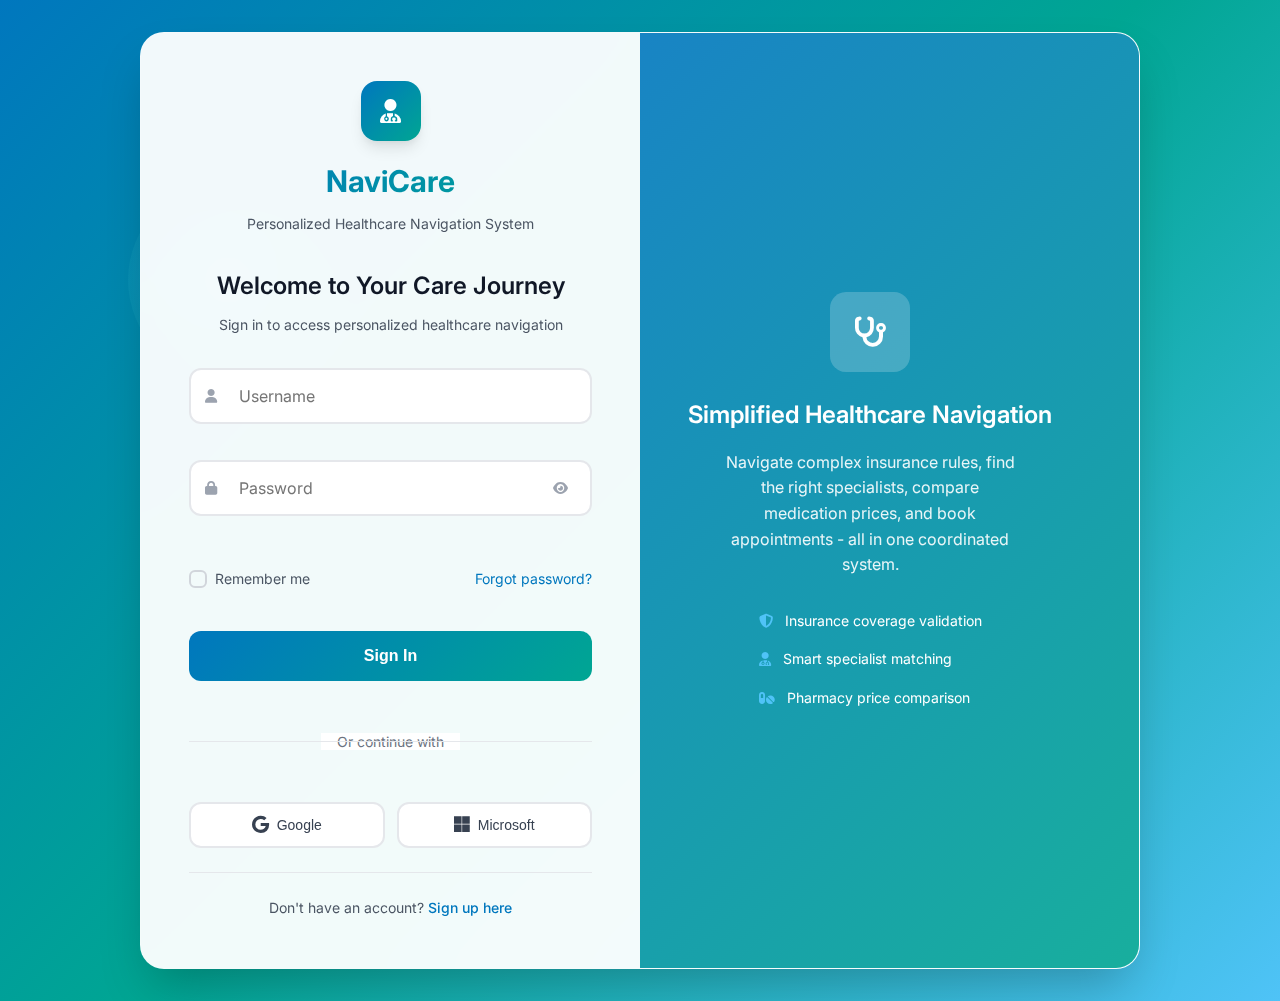
<file: index.html>
<!DOCTYPE html>
<html lang="en">
<head>
    <meta charset="UTF-8">
    <meta name="viewport" content="width=device-width, initial-scale=1.0">
    <title>NaviCare - Login</title>
    <link rel="stylesheet" href="styles.css">
    <link href="https://fonts.googleapis.com/css2?family=Inter:wght@300;400;500;600;700&display=swap" rel="stylesheet">
    <link rel="stylesheet" href="https://cdnjs.cloudflare.com/ajax/libs/font-awesome/6.4.0/css/all.min.css">
</head>
<body>
    <div class="container">
        <!-- Background Elements -->
        <div class="background-shapes">
            <div class="shape shape-1"></div>
            <div class="shape shape-2"></div>
            <div class="shape shape-3"></div>
        </div>

        <!-- Login Form Container -->
        <div class="login-container">
            <div class="login-form">
                <!-- Logo and Branding -->
                <div class="brand-section">
                    <div class="logo">
                        <i class="fas fa-user-md"></i>
                    </div>
                    <h1 class="brand-title">NaviCare</h1>
                    <p class="brand-subtitle">Personalized Healthcare Navigation System</p>
                </div>

                <!-- Welcome Message -->
                <div class="welcome-section">
                    <h2 class="welcome-title">Welcome to Your Care Journey</h2>
                    <p class="welcome-subtitle">Sign in to access personalized healthcare navigation</p>
                </div>

                <!-- Login Form -->
                <form class="form" id="loginForm" novalidate>
                    <div class="form-group">
                        <div class="input-container">
                            <i class="fas fa-user input-icon"></i>
                            <input 
                                type="text" 
                                id="email" 
                                name="email" 
                                class="form-input" 
                                placeholder="Username"
                                autocomplete="username"
                                aria-describedby="email-error"
                            >
                        </div>
                        <div class="error-message" id="email-error" role="alert"></div>
                    </div>

                    <div class="form-group">
                        <div class="input-container">
                            <i class="fas fa-lock input-icon"></i>
                            <input 
                                type="password" 
                                id="password" 
                                name="password" 
                                class="form-input" 
                                placeholder="Password"
                                autocomplete="current-password"
                                aria-describedby="password-error"
                            >
                            <button type="button" class="password-toggle" aria-label="Toggle password visibility">
                                <i class="fas fa-eye"></i>
                            </button>
                        </div>
                        <div class="error-message" id="password-error" role="alert"></div>
                    </div>

                    <!-- Remember Me and Forgot Password -->
                    <div class="form-options">
                        <label class="checkbox-container">
                            <input type="checkbox" id="remember" name="remember">
                            <span class="checkbox-custom"></span>
                            <span class="checkbox-label">Remember me</span>
                        </label>
                        <a href="#" class="forgot-password">Forgot password?</a>
                    </div>

                    <!-- Submit Button -->
                    <button type="submit" class="submit-btn" id="submitBtn">
                        <span class="btn-text">Sign In</span>
                        <div class="btn-loader">
                            <div class="loader-spinner"></div>
                        </div>
                    </button>

                    <!-- Alternative Login Methods -->
                    <div class="divider">
                        <span>Or continue with</span>
                    </div>

                    <div class="social-login">
                        <button type="button" class="social-btn google-btn">
                            <i class="fab fa-google"></i>
                            <span>Google</span>
                        </button>
                        <button type="button" class="social-btn microsoft-btn">
                            <i class="fab fa-microsoft"></i>
                            <span>Microsoft</span>
                        </button>
                    </div>
                </form>

                <!-- Sign Up Link -->
                <div class="signup-section">
                    <p>Don't have an account? <a href="#" class="signup-link">Sign up here</a></p>
                </div>
            </div>

            <!-- Side Panel for larger screens -->
            <div class="side-panel">
                <div class="side-content">
                    <div class="side-illustration">
                        <i class="fas fa-stethoscope"></i>
                    </div>
                    <h3 class="side-title">Simplified Healthcare Navigation</h3>
                    <p class="side-description">
                        Navigate complex insurance rules, find the right specialists, compare medication prices, and book appointments - all in one coordinated system.
                    </p>
                    <div class="features-list">
                        <div class="feature-item">
                            <i class="fas fa-shield-alt"></i>
                            <span>Insurance coverage validation</span>
                        </div>
                        <div class="feature-item">
                            <i class="fas fa-user-md"></i>
                            <span>Smart specialist matching</span>
                        </div>
                        <div class="feature-item">
                            <i class="fas fa-pills"></i>
                            <span>Pharmacy price comparison</span>
                        </div>
                    </div>
                </div>
            </div>
        </div>

        <!-- Success/Error Notifications -->
        <div class="notification" id="notification">
            <div class="notification-content">
                <i class="notification-icon"></i>
                <span class="notification-message"></span>
            </div>
        </div>
    </div>

    <script src="script.js?v=3"></script>
</body>
</html>
</file>
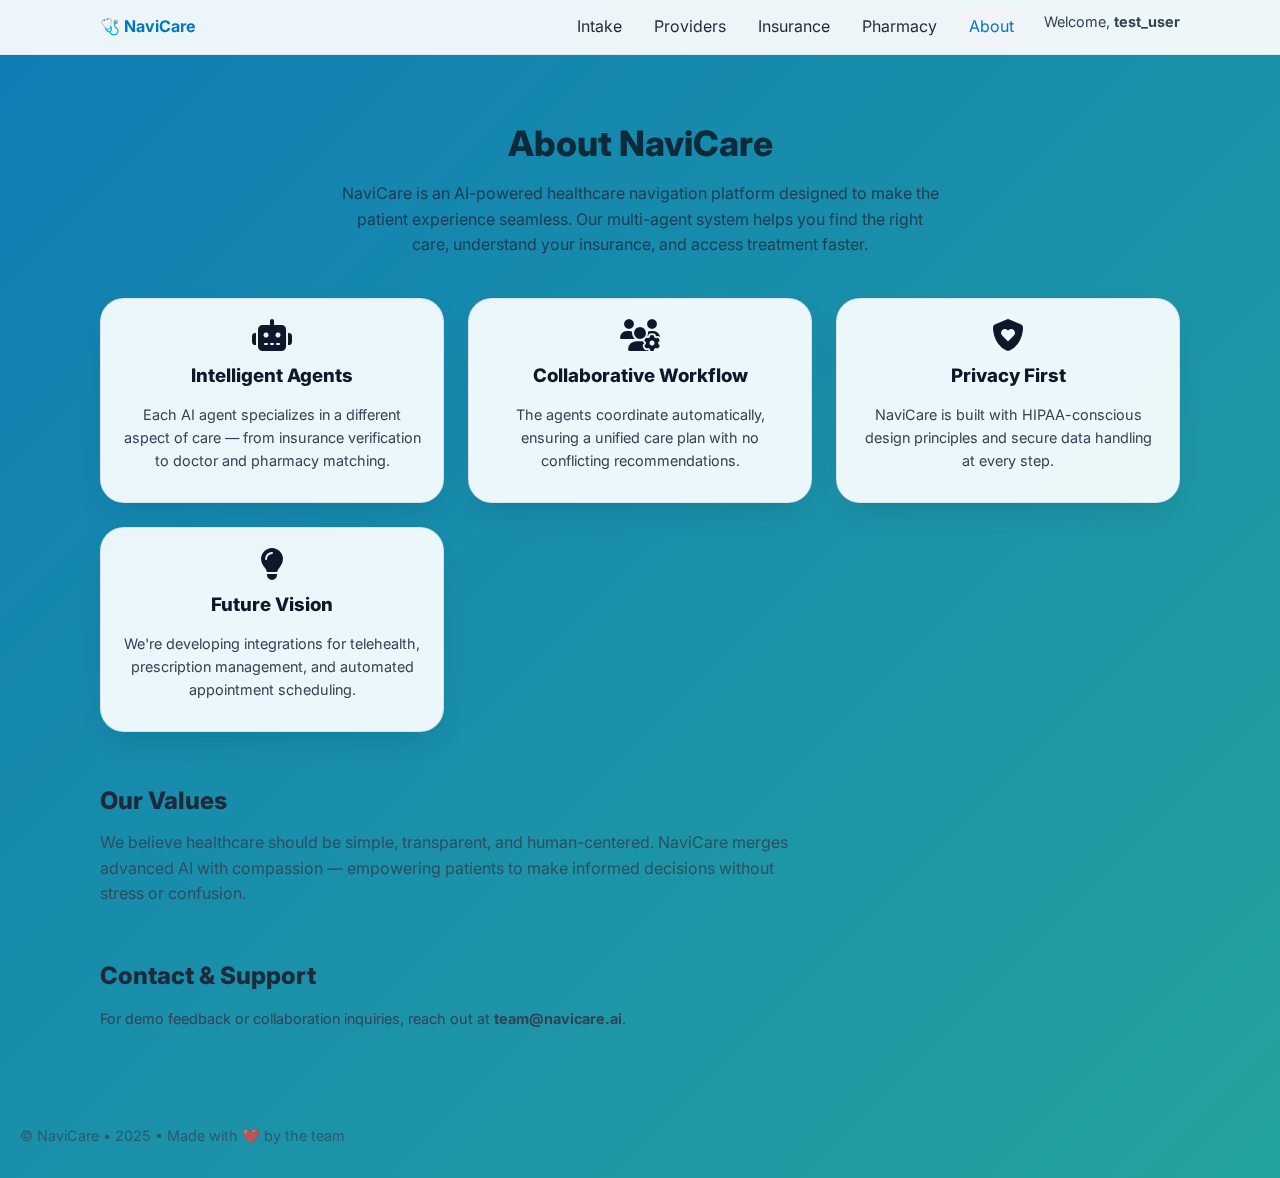
<file: about.html>
<!DOCTYPE html>
<html lang="en">
<head>
  <meta charset="UTF-8" />
  <meta name="viewport" content="width=device-width,initial-scale=1" />
  <title>About • NaviCare</title>

  <link rel="stylesheet" href="assets/css/base.css" />
  <link rel="stylesheet" href="assets/css/layout.css" />
  <link rel="stylesheet" href="assets/css/components.css" />
  <link rel="stylesheet" href="https://cdnjs.cloudflare.com/ajax/libs/font-awesome/6.4.0/css/all.min.css" />
  <link href="https://fonts.googleapis.com/css2?family=Inter:wght@300;400;500;600;700&display=swap" rel="stylesheet" />
  <link href="https://fonts.googleapis.com/css2?family=Poppins:wght@300;400;500;600;700&display=swap" rel="stylesheet">


  <style>
    .about-hero{text-align:center;margin-top:40px;margin-bottom:30px}
    .about-hero h1{font-size:2.2rem;margin-bottom:10px}
    .about-hero p{opacity:.8;max-width:600px;margin:auto}
    .grid-2{display:grid;gap:24px;grid-template-columns:repeat(auto-fit,minmax(280px,1fr));margin-top:40px}
    .team-card{text-align:center;padding:20px}
    .team-card i{font-size:2rem;margin-bottom:10px;color:var(--nc-light)}
    .tag{display:inline-block;padding:3px 8px;border-radius:8px;background:rgba(255,255,255,.08);margin-top:4px;font-size:.8rem}
    .values{margin-top:50px}
    .values h2{margin-bottom:10px}
    .values p{opacity:.85;max-width:700px}
  </style>
</head>
<body>
  <!-- Navbar -->
  <header class="nc-header">
    <div class="container">
      <div class="nc-bar">
        <a class="brand" href="dashboard.html">🩺 NaviCare</a>
        <nav class="nc-nav">
          <a href="dashboard.html">Intake</a>
          <a href="providers.html">Providers</a>
          <a href="insurance.html">Insurance</a>
          <a href="pharmacy.html">Pharmacy</a>
          <a href="about.html" class="active">About</a>
        </nav>
        <div class="small">Welcome, <b>test_user</b></div>
      </div>
    </div>
  </header>

  <main class="container">
    <section class="about-hero">
      <h1>About NaviCare</h1>
      <p>
        NaviCare is an AI-powered healthcare navigation platform designed to make the patient experience seamless.
        Our multi-agent system helps you find the right care, understand your insurance, and access treatment faster.
      </p>
    </section>

    <section class="grid-2">
      <div class="card team-card">
        <i class="fa-solid fa-robot"></i>
        <h3>Intelligent Agents</h3>
        <p class="small">
          Each AI agent specializes in a different aspect of care — from insurance verification to doctor and pharmacy matching.
        </p>
      </div>

      <div class="card team-card">
        <i class="fa-solid fa-users-gear"></i>
        <h3>Collaborative Workflow</h3>
        <p class="small">
          The agents coordinate automatically, ensuring a unified care plan with no conflicting recommendations.
        </p>
      </div>

      <div class="card team-card">
        <i class="fa-solid fa-shield-heart"></i>
        <h3>Privacy First</h3>
        <p class="small">
          NaviCare is built with HIPAA-conscious design principles and secure data handling at every step.
        </p>
      </div>

      <div class="card team-card">
        <i class="fa-solid fa-lightbulb"></i>
        <h3>Future Vision</h3>
        <p class="small">
          We're developing integrations for telehealth, prescription management, and automated appointment scheduling.
        </p>
      </div>
    </section>

    <section class="values">
      <h2>Our Values</h2>
      <p>
        We believe healthcare should be simple, transparent, and human-centered. NaviCare merges advanced AI
        with compassion — empowering patients to make informed decisions without stress or confusion.
      </p>
    </section>

    <section class="section" style="margin-top:50px">
      <h2>Contact & Support</h2>
      <p class="small">For demo feedback or collaboration inquiries, reach out at <b>team@navicare.ai</b>.</p>
    </section>
  </main>

  <footer>
    <div class="container small">© NaviCare • 2025 • Made with ❤️ by the team</div>
  </footer>

  <script src="assets/js/app.js"></script>
</body>
</html>
</file>
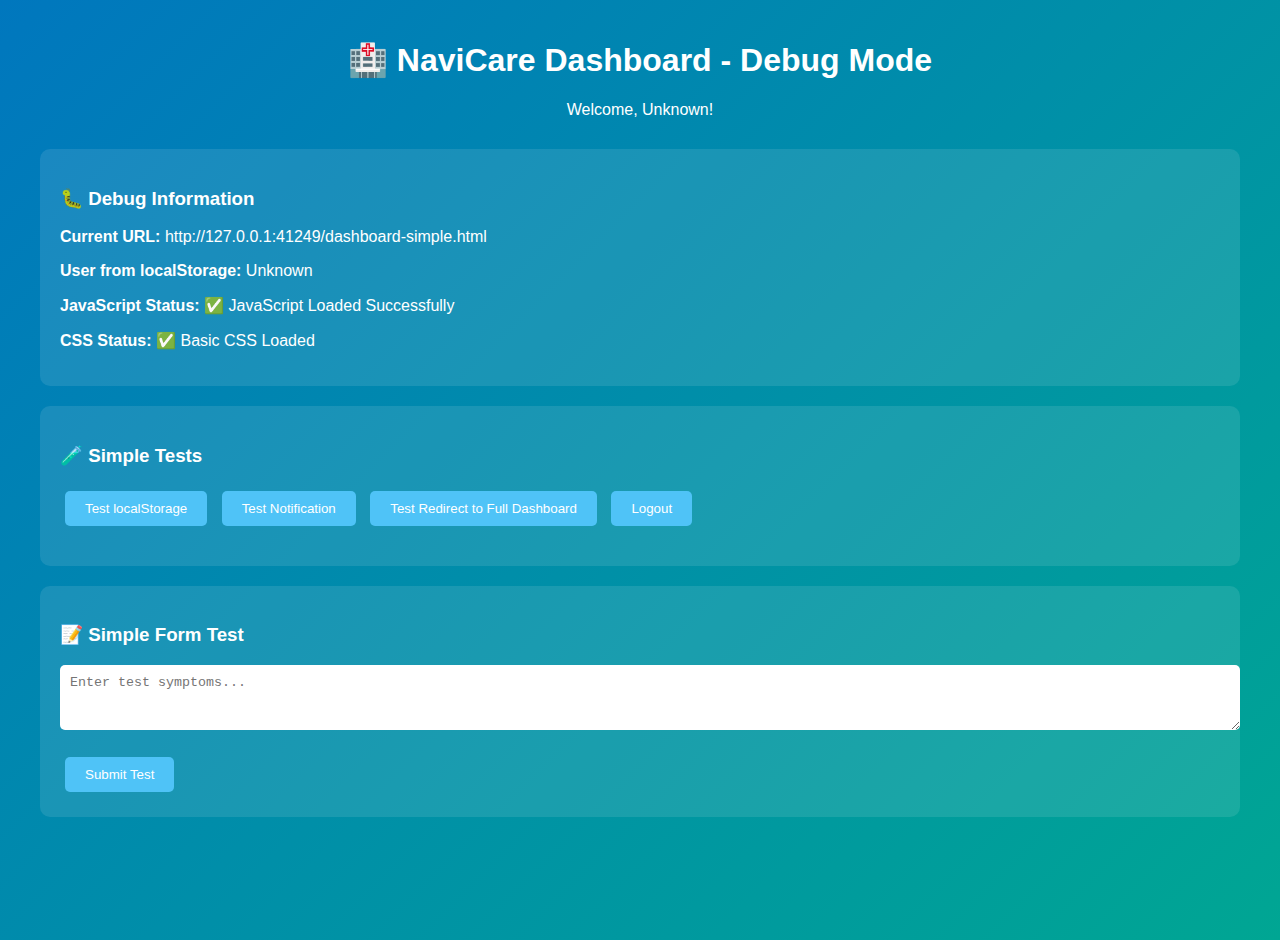
<file: dashboard-simple.html>
<!DOCTYPE html>
<html lang="en">
<head>
    <meta charset="UTF-8">
    <meta name="viewport" content="width=device-width, initial-scale=1.0">
    <title>NaviCare Dashboard - Simple</title>
    <style>
        body {
            font-family: Arial, sans-serif;
            background: linear-gradient(135deg, #0077be 0%, #00a693 100%);
            margin: 0;
            padding: 20px;
            color: white;
            min-height: 100vh;
        }
        .container {
            max-width: 1200px;
            margin: 0 auto;
        }
        .header {
            text-align: center;
            margin-bottom: 30px;
        }
        .debug-info {
            background: rgba(255,255,255,0.1);
            padding: 20px;
            border-radius: 10px;
            margin: 20px 0;
        }
        .test-section {
            background: rgba(255,255,255,0.1);
            padding: 20px;
            border-radius: 10px;
            margin: 20px 0;
        }
        button {
            background: #4fc3f7;
            color: white;
            border: none;
            padding: 10px 20px;
            border-radius: 5px;
            cursor: pointer;
            margin: 5px;
        }
        button:hover {
            background: #29b6f6;
        }
    </style>
</head>
<body>
    <div class="container">
        <div class="header">
            <h1>🏥 NaviCare Dashboard - Debug Mode</h1>
            <p>Welcome, <span id="userName">Loading...</span>!</p>
        </div>
        
        <div class="debug-info">
            <h3>🐛 Debug Information</h3>
            <p><strong>Current URL:</strong> <span id="currentUrl"></span></p>
            <p><strong>User from localStorage:</strong> <span id="storedUser"></span></p>
            <p><strong>JavaScript Status:</strong> <span id="jsStatus">Loading...</span></p>
            <p><strong>CSS Status:</strong> ✅ Basic CSS Loaded</p>
        </div>
        
        <div class="test-section">
            <h3>🧪 Simple Tests</h3>
            <button onclick="testLocalStorage()">Test localStorage</button>
            <button onclick="testNotification()">Test Notification</button>
            <button onclick="testRedirect()">Test Redirect to Full Dashboard</button>
            <button onclick="logout()">Logout</button>
            <div id="testResults" style="margin-top: 15px;"></div>
        </div>
        
        <div class="test-section">
            <h3>📝 Simple Form Test</h3>
            <form id="simpleForm">
                <textarea placeholder="Enter test symptoms..." rows="3" style="width: 100%; padding: 10px; border-radius: 5px; border: none;"></textarea>
                <br><br>
                <button type="submit">Submit Test</button>
            </form>
        </div>
    </div>
    
    <script>
        console.log('Simple dashboard JavaScript loading...');
        
        // Basic initialization
        document.addEventListener('DOMContentLoaded', function() {
            console.log('Simple dashboard DOM loaded');
            
            // Display current URL
            document.getElementById('currentUrl').textContent = window.location.href;
            
            // Get and display user from localStorage
            const userName = localStorage.getItem('userName') || 'Unknown';
            document.getElementById('storedUser').textContent = userName;
            document.getElementById('userName').textContent = userName;
            
            // Mark JavaScript as loaded
            document.getElementById('jsStatus').textContent = '✅ JavaScript Loaded Successfully';
            
            console.log('Simple dashboard initialization complete');
        });
        
        // Test functions
        function testLocalStorage() {
            const results = document.getElementById('testResults');
            const userName = localStorage.getItem('userName');
            results.innerHTML = `<strong>localStorage Test:</strong> ${userName ? `Found user: ${userName}` : 'No user found'}`;
        }
        
        function testNotification() {
            const results = document.getElementById('testResults');
            results.innerHTML = '<strong>Notification Test:</strong> This would be a notification!';
            alert('Simple notification test');
        }
        
        function testRedirect() {
            console.log('Testing redirect to full dashboard...');
            window.location.href = 'dashboard.html';
        }
        
        function logout() {
            localStorage.removeItem('userName');
            window.location.href = 'index.html';
        }
        
        // Simple form test
        document.getElementById('simpleForm').addEventListener('submit', function(e) {
            e.preventDefault();
            const results = document.getElementById('testResults');
            results.innerHTML = '<strong>Form Test:</strong> ✅ Form submission works!';
        });
        
        console.log('Simple dashboard JavaScript fully loaded');
    </script>
</body>
</html>
</file>
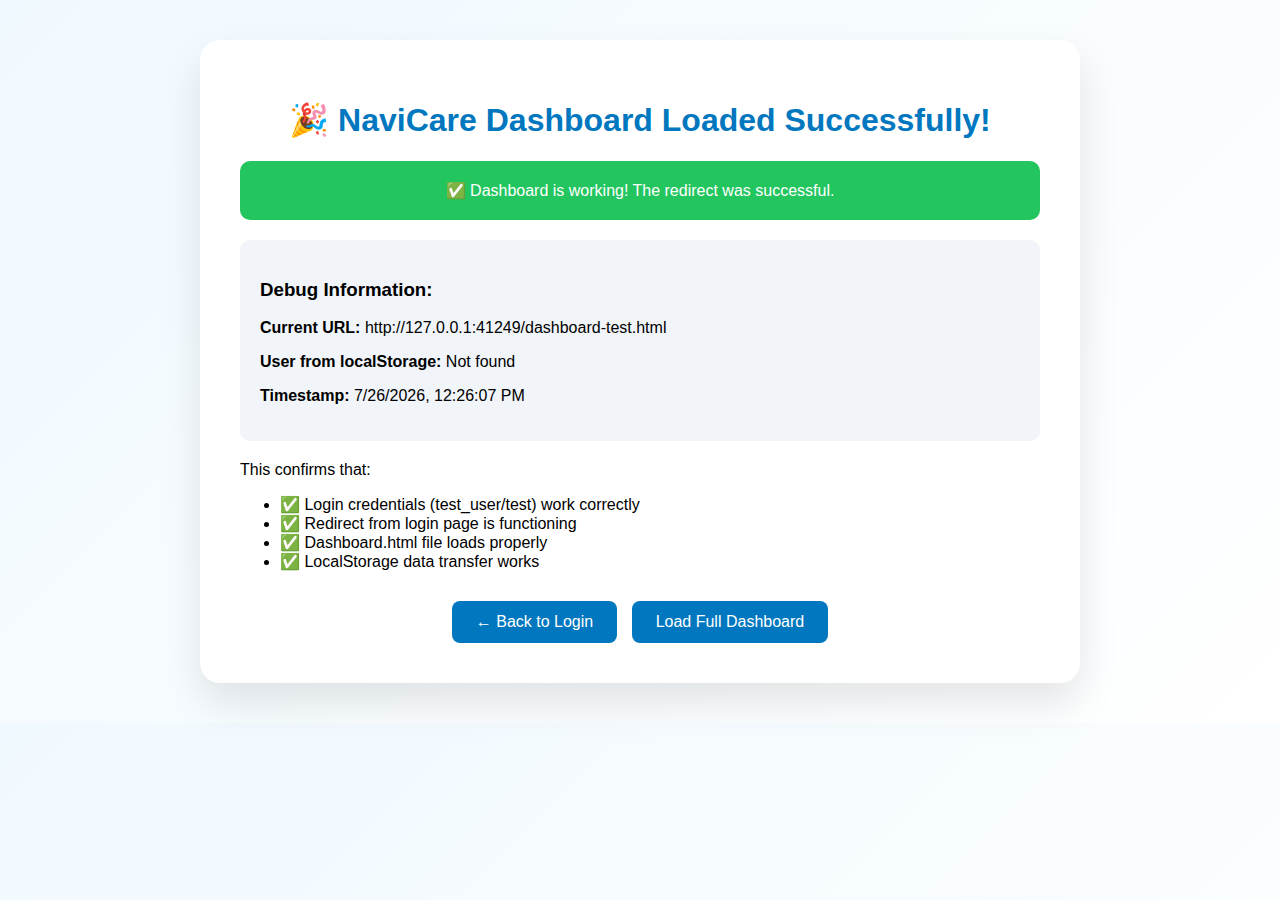
<file: dashboard-test.html>
<!DOCTYPE html>
<html lang="en">
<head>
    <meta charset="UTF-8">
    <meta name="viewport" content="width=device-width, initial-scale=1.0">
    <title>NaviCare Dashboard Test</title>
    <style>
        body {
            font-family: Arial, sans-serif;
            margin: 40px;
            background: linear-gradient(135deg, #f0f9ff 0%, #ffffff 100%);
        }
        .test-container {
            max-width: 800px;
            margin: 0 auto;
            background: white;
            padding: 40px;
            border-radius: 20px;
            box-shadow: 0 20px 40px rgba(0,0,0,0.1);
        }
        h1 {
            color: #0077be;
            text-align: center;
        }
        .status {
            padding: 20px;
            background: #22c55e;
            color: white;
            border-radius: 10px;
            text-align: center;
            margin: 20px 0;
        }
        .debug-info {
            background: #f1f5f9;
            padding: 20px;
            border-radius: 10px;
            margin: 20px 0;
        }
        .btn {
            background: #0077be;
            color: white;
            padding: 12px 24px;
            border: none;
            border-radius: 8px;
            cursor: pointer;
            font-size: 16px;
        }
        .btn:hover {
            background: #005a8a;
        }
    </style>
</head>
<body>
    <div class="test-container">
        <h1>🎉 NaviCare Dashboard Loaded Successfully!</h1>
        
        <div class="status">
            ✅ Dashboard is working! The redirect was successful.
        </div>
        
        <div class="debug-info">
            <h3>Debug Information:</h3>
            <p><strong>Current URL:</strong> <span id="currentUrl"></span></p>
            <p><strong>User from localStorage:</strong> <span id="storedUser"></span></p>
            <p><strong>Timestamp:</strong> <span id="timestamp"></span></p>
        </div>
        
        <p>This confirms that:</p>
        <ul>
            <li>✅ Login credentials (test_user/test) work correctly</li>
            <li>✅ Redirect from login page is functioning</li>
            <li>✅ Dashboard.html file loads properly</li>
            <li>✅ LocalStorage data transfer works</li>
        </ul>
        
        <div style="text-align: center; margin-top: 30px;">
            <button class="btn" onclick="goBack()">← Back to Login</button>
            <button class="btn" onclick="loadFullDashboard()" style="margin-left: 10px;">Load Full Dashboard</button>
        </div>
    </div>

    <script>
        // Display debug information
        document.getElementById('currentUrl').textContent = window.location.href;
        document.getElementById('storedUser').textContent = localStorage.getItem('userName') || 'Not found';
        document.getElementById('timestamp').textContent = new Date().toLocaleString();
        
        console.log('Test dashboard loaded successfully!');
        console.log('Stored username:', localStorage.getItem('userName'));
        
        function goBack() {
            window.location.href = 'index.html';
        }
        
        function loadFullDashboard() {
            // We can implement this to load the full complex dashboard
            alert('Full dashboard loading will be implemented once basic redirect is confirmed working.');
        }
    </script>
</body>
</html>
</file>
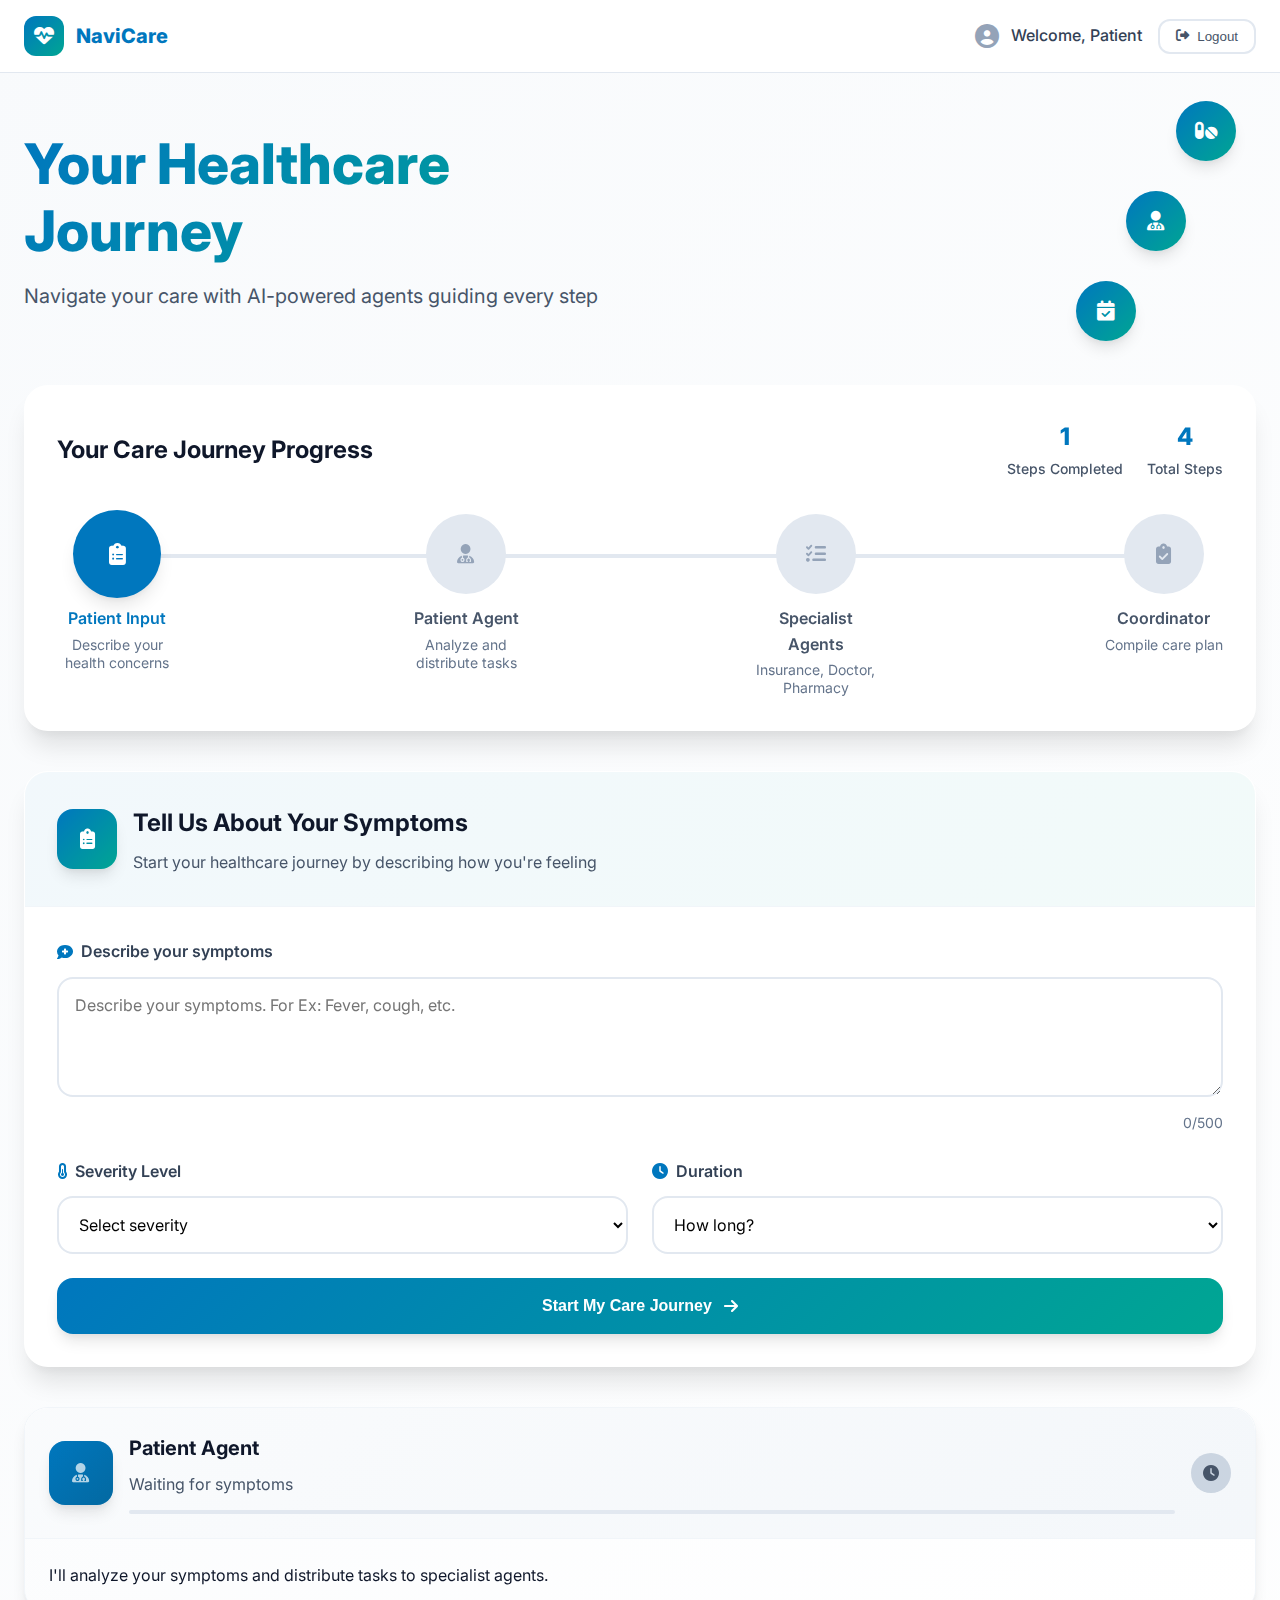
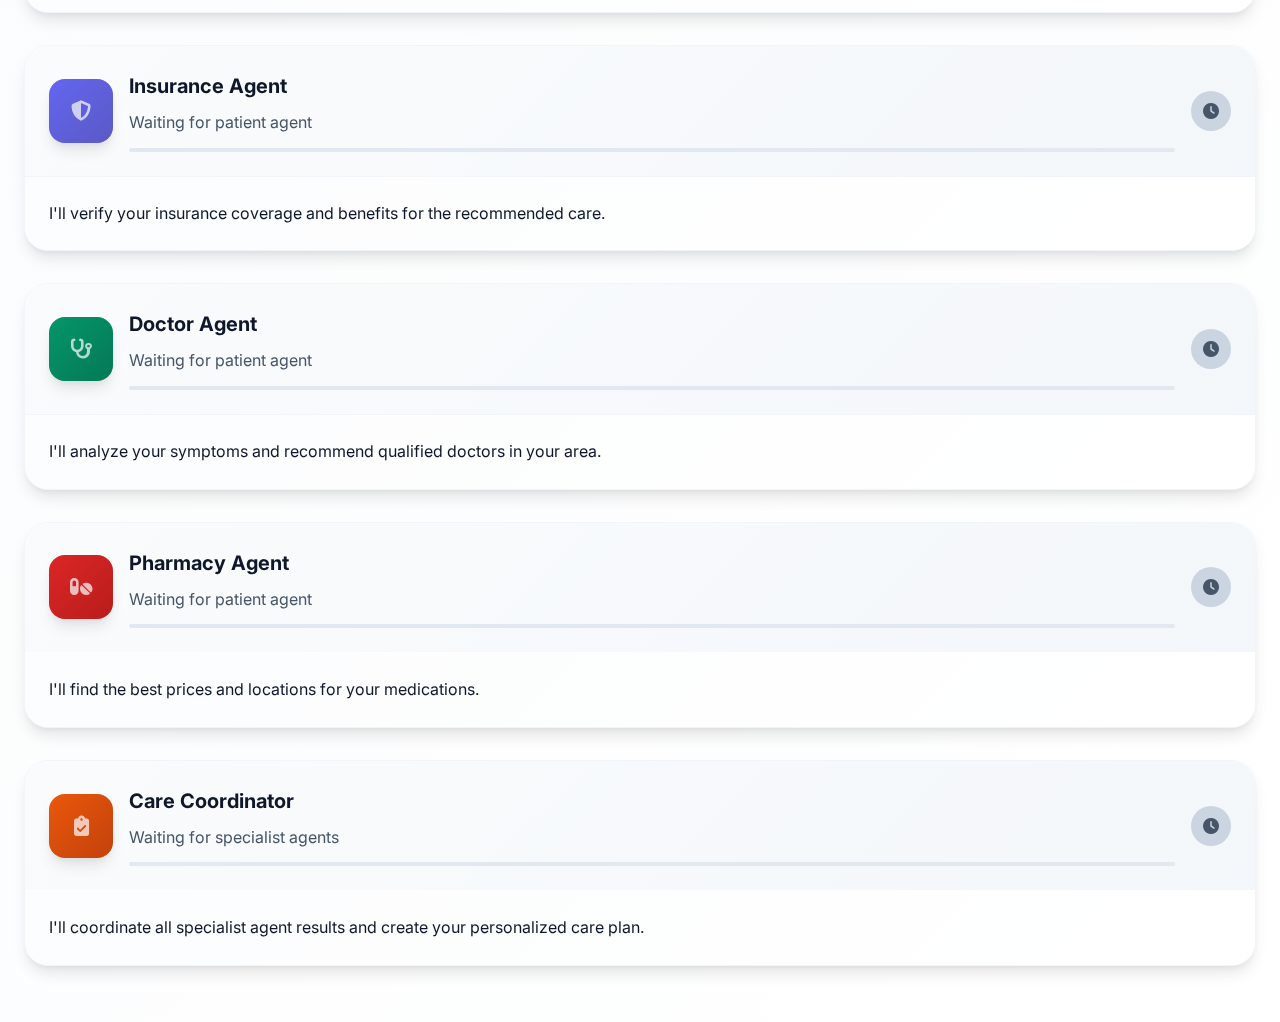
<file: dashboard.html>
<!DOCTYPE html>
<html lang="en">
<head>
    <meta charset="UTF-8">
    <meta name="viewport" content="width=device-width, initial-scale=1.0">
    <title>NaviCare Dashboard - Healthcare Journey Navigation</title>
    <link rel="stylesheet" href="dashboard.css">
    <link rel="stylesheet" href="https://cdnjs.cloudflare.com/ajax/libs/font-awesome/6.4.0/css/all.min.css">
    <link rel="preconnect" href="https://fonts.googleapis.com">
    <link rel="preconnect" href="https://fonts.gstatic.com" crossorigin>
    <link href="https://fonts.googleapis.com/css2?family=Inter:wght@300;400;500;600;700;800&display=swap" rel="stylesheet">
</head>
<body>
    <!-- Header -->
    <header class="header">
        <div class="header-container">
            <div class="brand">
                <div class="logo">
                    <i class="fas fa-heartbeat"></i>
                </div>
                <span class="brand-name">NaviCare</span>
            </div>
            
            <div class="header-actions">
                <div class="user-info">
                    <i class="fas fa-user-circle user-avatar"></i>
                    <span class="user-welcome">Welcome, <span id="userName">Patient</span></span>
                </div>
                <button class="logout-btn" onclick="logout()">
                    <i class="fas fa-sign-out-alt"></i>
                    <span>Logout</span>
                </button>
            </div>
        </div>
    </header>

    <!-- Main Content -->
    <main class="main-content">
        <div class="container">
            <!-- Hero Section -->
            <section class="hero-section">
                <div class="hero-content">
                    <h1 class="hero-title">Your Healthcare Journey</h1>
                    <p class="hero-subtitle">Navigate your care with AI-powered agents guiding every step</p>
                </div>
                <div class="hero-illustration">
                    <div class="floating-icon">
                        <i class="fas fa-user-md"></i>
                    </div>
                    <div class="floating-icon">
                        <i class="fas fa-pills"></i>
                    </div>
                    <div class="floating-icon">
                        <i class="fas fa-calendar-check"></i>
                    </div>
                </div>
            </section>

            <!-- Enhanced Workflow Progress -->
            <section class="workflow-progress">
                <div class="progress-container">
                    <div class="progress-header">
                        <h2 class="progress-title">Your Care Journey Progress</h2>
                        <div class="progress-stats">
                            <div class="progress-stat">
                                <span class="stat-number">1</span>
                                <span class="stat-label">Steps Completed</span>
                            </div>
                            <div class="progress-stat">
                                <span class="stat-number">4</span>
                                <span class="stat-label">Total Steps</span>
                            </div>
                        </div>
                    </div>
                    
                    <div class="progress-track">
                        <div class="progress-line"></div>
                        <div class="step-indicators">
                            <div class="step-indicator active">
                                <div class="step-circle">
                                    <i class="fas fa-clipboard-list"></i>
                                </div>
                                <div class="step-info">
                                    <div class="step-title">Patient Input</div>
                                    <div class="step-description">Describe your health concerns</div>
                                </div>
                            </div>
                            
                            <div class="step-indicator">
                                <div class="step-circle">
                                    <i class="fas fa-user-md"></i>
                                </div>
                                <div class="step-info">
                                    <div class="step-title">Patient Agent</div>
                                    <div class="step-description">Analyze and distribute tasks</div>
                                </div>
                            </div>
                            
                            <div class="step-indicator">
                                <div class="step-circle">
                                    <i class="fas fa-tasks"></i>
                                </div>
                                <div class="step-info">
                                    <div class="step-title">Specialist Agents</div>
                                    <div class="step-description">Insurance, Doctor, Pharmacy</div>
                                </div>
                            </div>
                            
                            <div class="step-indicator">
                                <div class="step-circle">
                                    <i class="fas fa-clipboard-check"></i>
                                </div>
                                <div class="step-info">
                                    <div class="step-title">Coordinator</div>
                                    <div class="step-description">Compile care plan</div>
                                </div>
                            </div>
                        </div>
                    </div>
                </div>
            </section>

            <!-- Modern Symptom Input -->
            <section class="symptom-input-section">
                <div class="symptom-card">
                    <div class="card-header-modern">
                        <div class="header-icon">
                            <i class="fas fa-clipboard-list"></i>
                        </div>
                        <div class="header-content">
                            <h3 class="card-title-modern">Tell Us About Your Symptoms</h3>
                            <p class="card-subtitle">Start your healthcare journey by describing how you're feeling</p>
                        </div>
                    </div>
                    
                    <div class="card-body-modern">
                        <form class="symptom-form" id="symptomForm">
                            <div class="form-group-modern">
                                <label class="form-label-modern">
                                    <i class="fas fa-comment-medical"></i>
                                    Describe your symptoms
                                </label>
                                <div class="input-wrapper">
                                    <textarea 
                                        id="symptoms" 
                                        class="form-textarea-modern" 
                                        placeholder="Describe your symptoms. For Ex: Fever, cough, etc."
                                        maxlength="500"
                                    ></textarea>
                                    <div class="input-helper">
                                        <span class="character-count">0/500</span>
                                    </div>
                                </div>
                            </div>
                            
                            <div class="form-row-modern">
                                <div class="form-group-modern">
                                    <label class="form-label-modern">
                                        <i class="fas fa-thermometer-half"></i>
                                        Severity Level
                                    </label>
                                    <select id="severity" class="form-select-modern">
                                        <option value="">Select severity</option>
                                        <option value="mild">Mild - Minimal discomfort</option>
                                        <option value="moderate">Moderate - Noticeable discomfort</option>
                                        <option value="severe">Severe - Significant pain/discomfort</option>
                                        <option value="critical">Critical - Emergency attention needed</option>
                                    </select>
                                </div>
                                
                                <div class="form-group-modern">
                                    <label class="form-label-modern">
                                        <i class="fas fa-clock"></i>
                                        Duration
                                    </label>
                                    <select id="duration" class="form-select-modern">
                                        <option value="">How long?</option>
                                        <option value="hours">A few hours</option>
                                        <option value="days">1-3 days</option>
                                        <option value="week">About a week</option>
                                        <option value="weeks">Several weeks</option>
                                        <option value="months">Months or longer</option>
                                    </select>
                                </div>
                            </div>
                            
                            <button type="button" class="btn-modern btn-primary-modern" onclick="handleFormSubmit()">
                                <span class="btn-text">Start My Care Journey</span>
                                <span class="btn-icon">
                                    <i class="fas fa-arrow-right"></i>
                                </span>
                                <div class="btn-loader">
                                    <div class="spinner"></div>
                                </div>
                            </button>
                        </form>
                    </div>
                </div>
            </section>

            <!-- Modern Agent Cards -->
            <section class="agents-section-modern">
                <!-- Patient Agent -->
                <div class="agent-card-modern" data-agent="patient">
                    <div class="agent-header-modern">
                        <div class="agent-avatar patient">
                            <div class="agent-pulse"></div>
                            <i class="fas fa-user-md"></i>
                        </div>
                        <div class="agent-info-modern">
                            <h4 class="agent-title-modern">Patient Agent</h4>
                            <p class="agent-status-modern">Waiting for symptoms</p>
                            <div class="agent-progress">
                                <div class="progress-bar">
                                    <div class="progress-fill"></div>
                                </div>
                            </div>
                        </div>
                        <div class="agent-indicator-modern">
                            <div class="status-badge waiting">
                                <i class="fas fa-clock"></i>
                            </div>
                        </div>
                    </div>
                    <div class="agent-content-modern">
                        <p>I'll analyze your symptoms and distribute tasks to specialist agents.</p>
                    </div>
                </div>

                <!-- Insurance Agent -->
                <div class="agent-card-modern" data-agent="insurance">
                    <div class="agent-header-modern">
                        <div class="agent-avatar insurance">
                            <div class="agent-pulse"></div>
                            <i class="fas fa-shield-alt"></i>
                        </div>
                        <div class="agent-info-modern">
                            <h4 class="agent-title-modern">Insurance Agent</h4>
                            <p class="agent-status-modern">Waiting for patient agent</p>
                            <div class="agent-progress">
                                <div class="progress-bar">
                                    <div class="progress-fill"></div>
                                </div>
                            </div>
                        </div>
                        <div class="agent-indicator-modern">
                            <div class="status-badge waiting">
                                <i class="fas fa-clock"></i>
                            </div>
                        </div>
                    </div>
                    <div class="agent-content-modern">
                        <p>I'll verify your insurance coverage and benefits for the recommended care.</p>
                    </div>
                </div>

                <!-- Doctor Agent -->
                <div class="agent-card-modern" data-agent="doctor">
                    <div class="agent-header-modern">
                        <div class="agent-avatar doctor">
                            <div class="agent-pulse"></div>
                            <i class="fas fa-stethoscope"></i>
                        </div>
                        <div class="agent-info-modern">
                            <h4 class="agent-title-modern">Doctor Agent</h4>
                            <p class="agent-status-modern">Waiting for patient agent</p>
                            <div class="agent-progress">
                                <div class="progress-bar">
                                    <div class="progress-fill"></div>
                                </div>
                            </div>
                        </div>
                        <div class="agent-indicator-modern">
                            <div class="status-badge waiting">
                                <i class="fas fa-clock"></i>
                            </div>
                        </div>
                    </div>
                    <div class="agent-content-modern">
                        <p>I'll analyze your symptoms and recommend qualified doctors in your area.</p>
                    </div>
                </div>

                <!-- Pharmacy Agent -->
                <div class="agent-card-modern" data-agent="pharmacy">
                    <div class="agent-header-modern">
                        <div class="agent-avatar pharmacy">
                            <div class="agent-pulse"></div>
                            <i class="fas fa-pills"></i>
                        </div>
                        <div class="agent-info-modern">
                            <h4 class="agent-title-modern">Pharmacy Agent</h4>
                            <p class="agent-status-modern">Waiting for patient agent</p>
                            <div class="agent-progress">
                                <div class="progress-bar">
                                    <div class="progress-fill"></div>
                                </div>
                            </div>
                        </div>
                        <div class="agent-indicator-modern">
                            <div class="status-badge waiting">
                                <i class="fas fa-clock"></i>
                            </div>
                        </div>
                    </div>
                    <div class="agent-content-modern">
                        <p>I'll find the best prices and locations for your medications.</p>
                    </div>
                </div>

                <!-- Coordinator Agent -->
                <div class="agent-card-modern" data-agent="coordinator">
                    <div class="agent-header-modern">
                        <div class="agent-avatar coordinator">
                            <div class="agent-pulse"></div>
                            <i class="fas fa-clipboard-check"></i>
                        </div>
                        <div class="agent-info-modern">
                            <h4 class="agent-title-modern">Care Coordinator</h4>
                            <p class="agent-status-modern">Waiting for specialist agents</p>
                            <div class="agent-progress">
                                <div class="progress-bar">
                                    <div class="progress-fill"></div>
                                </div>
                            </div>
                        </div>
                        <div class="agent-indicator-modern">
                            <div class="status-badge waiting">
                                <i class="fas fa-clock"></i>
                            </div>
                        </div>
                    </div>
                    <div class="agent-content-modern">
                        <p>I'll coordinate all specialist agent results and create your personalized care plan.</p>
                    </div>
                </div>
            </section>

            <!-- Modern Care Plan -->
            <section class="care-plan-section-modern" style="display: none;">
                <div class="care-plan-card">
                    <div class="care-plan-header">
                        <div class="header-icon-large">
                            <i class="fas fa-map-marked-alt"></i>
                        </div>
                        <div class="header-content-large">
                            <h2 class="care-plan-title">Your Personalized Care Plan</h2>
                            <p class="care-plan-subtitle">Complete roadmap for your healthcare journey</p>
                        </div>
                        <div class="care-plan-badge">
                            <i class="fas fa-check-circle"></i>
                            <span>Complete</span>
                        </div>
                    </div>
                    <div class="care-plan-body">
                        <h3 class="section-title">Next Steps</h3>
                        <div id="carePlanContent">
                            <!-- Care plan content will be populated by JavaScript -->
                        </div>
                    </div>
                </div>
            </section>
        </div>
    </main>

    <!-- Notification System -->
    <div class="notification" id="notification">
        <div class="notification-content">
            <i class="notification-icon"></i>
            <span class="notification-message"></span>
        </div>
    </div>

    <script src="dashboard.js?v=3"></script>
</body>
</html>
</file>
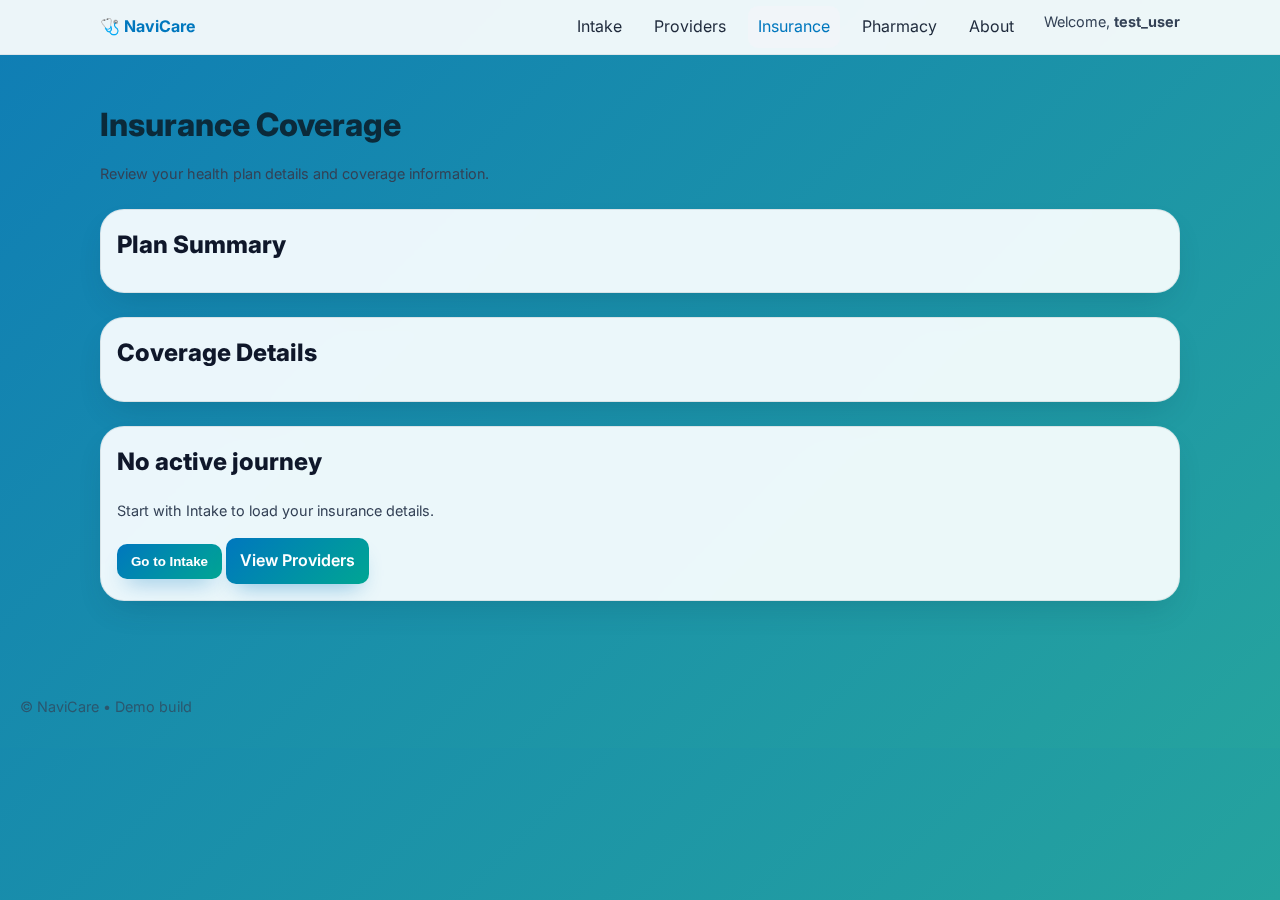
<file: insurance.html>
<!DOCTYPE html>
<html lang="en">
<head>
  <meta charset="UTF-8" />
  <meta name="viewport" content="width=device-width,initial-scale=1" />
  <title>NaviCare • Insurance</title>

  <link rel="stylesheet" href="assets/css/base.css" />
  <link rel="stylesheet" href="assets/css/layout.css" />
  <link rel="stylesheet" href="assets/css/components.css" />
  <link rel="stylesheet" href="https://cdnjs.cloudflare.com/ajax/libs/font-awesome/6.4.0/css/all.min.css" />
  <link href="https://fonts.googleapis.com/css2?family=Inter:wght@300;400;500;600;700&display=swap" rel="stylesheet" />
  <link href="https://fonts.googleapis.com/css2?family=Poppins:wght@300;400;500;600;700&display=swap" rel="stylesheet">


  <style>
    .plan-grid{display:grid;gap:16px;grid-template-columns:repeat(auto-fit,minmax(280px,1fr))}
    .pill{display:inline-flex;align-items:center;gap:6px;border-radius:999px;padding:4px 10px;font-weight:600;background:rgba(255,255,255,.06)}
    .meta{display:flex;flex-wrap:wrap;gap:8px;margin-top:8px}
    .small-table{width:100%;border-collapse:collapse;margin-top:8px}
    .small-table td{padding:6px 4px;border-bottom:1px solid rgba(255,255,255,.1)}
    .small-table td:first-child{opacity:.8}
    .empty{display:flex;flex-direction:column;gap:6px}
  </style>
</head>
<body>
  <!-- Navbar -->
  <header class="nc-header">
    <div class="container">
      <div class="nc-bar">
        <a class="brand" href="dashboard.html">🩺 NaviCare</a>
        <nav class="nc-nav">
          <a href="dashboard.html">Intake</a>
          <a href="providers.html">Providers</a>
          <a href="insurance.html" class="active">Insurance</a>
          <a href="pharmacy.html">Pharmacy</a>
          <a href="about.html">About</a>
        </nav>
        <div class="small">Welcome, <b>test_user</b></div>
      </div>
    </div>
  </header>

  <main class="container">
    <section class="section">
      <h1>Insurance Coverage</h1>
      <p class="small">Review your health plan details and coverage information.</p>
    </section>

    <section id="plan-section" class="section card">
      <h2>Plan Summary</h2>
      <div id="plan-info" class="plan-grid"></div>
    </section>

    <section id="details-section" class="section card">
      <h2>Coverage Details</h2>
      <table class="small-table" id="coverage-table"></table>
    </section>

    <!-- Empty-state -->
    <section class="section card" id="empty-state" style="display:none">
      <div class="empty">
        <h2>No active journey</h2>
        <p class="small">Start with Intake to load your insurance details.</p>
        <div class="actions">
          <button class="btn" onclick="location.href='dashboard.html'">Go to Intake</button>
          <a class="btn outline" href="providers.html">View Providers</a>
        </div>
      </div>
    </section>
  </main>

  <footer>
    <div class="container small">© NaviCare • Demo build</div>
  </footer>

  <!-- Scripts -->
  <script src="assets/js/app.js"></script>
  <script src="assets/js/state.js?v=1"></script>
  <script src="assets/js/mock-data.js?v=3"></script>

  <script>
    const planInfo = document.getElementById('plan-info');
    const coverageTable = document.getElementById('coverage-table');
    const emptyState = document.getElementById('empty-state');

    function renderCoverage(cov){
      planInfo.innerHTML = `
        <div class="card small">
          <h3>${cov.plan}</h3>
          <div class="meta">
            <span class="pill"><i class="fa-solid fa-id-card"></i>${cov.memberId}</span>
            <span class="pill"><i class="fa-solid fa-suitcase-medical"></i>${cov.planType}</span>
            <span class="pill"><i class="fa-solid fa-circle-info"></i>${cov.tier}</span>
          </div>
          <p class="small" style="margin-top:6px">Effective: ${cov.effectiveDate}</p>
          <p class="small">${cov.service} — ${cov.covered ? "✅ Covered" : "❌ Not covered"} (${cov.copay} copay)</p>
        </div>
      `;

      const rows = [
        ["Deductible Remaining", cov.deductibleRemaining],
        ["Coinsurance", cov.coinsurance],
        ["Out-of-Pocket Max", cov.oopMax],
        ["PCP Copay", cov.pcpCopay],
        ["Specialist Copay", cov.specialistCopay],
        ["Telehealth Copay", cov.telehealthCopay],
        ["ER Copay", cov.erCopay],
        ["Urgent Care Copay", cov.urgentCareCopay],
        ["Imaging", cov.imagingCost],
        ["Labs", cov.labCost],
        ["Preventive Care", cov.preventiveCareCovered],
        ["Mental Health", cov.mentalHealthCopay],
        ["Rehab Therapy Limit", cov.rehabTherapyLimit],
        ["Chiropractic Limit", cov.chiropracticLimit],
        ["Referral Required", cov.referralRequired ? "Yes" : "No"],
        ["Out-of-Network Coverage", cov.outOfNetworkCoverage]
      ];

      coverageTable.innerHTML = rows.map(r=>`<tr><td>${r[0]}</td><td>${r[1]}</td></tr>`).join('') +
        `<tr><td colspan="2" style="padding-top:10px;opacity:.8"><b>Notes:</b><br>${cov.notes.map(n=>"• "+n).join("<br>")}</td></tr>`;
    }

    function loadCoverage(){
      const cov = (NC?.state?.results?.coverage) || (typeof MOCK_COVERAGE_PLUS === 'function' ? MOCK_COVERAGE_PLUS() : MOCK_COVERAGE());
      renderCoverage(cov);
    }

    // render or empty
    if (NC && NC.requireIntake && NC.requireIntake()) {
      loadCoverage();
    } else {
      emptyState.style.display = 'block';
    }
  </script>
</body>
</html>
</file>
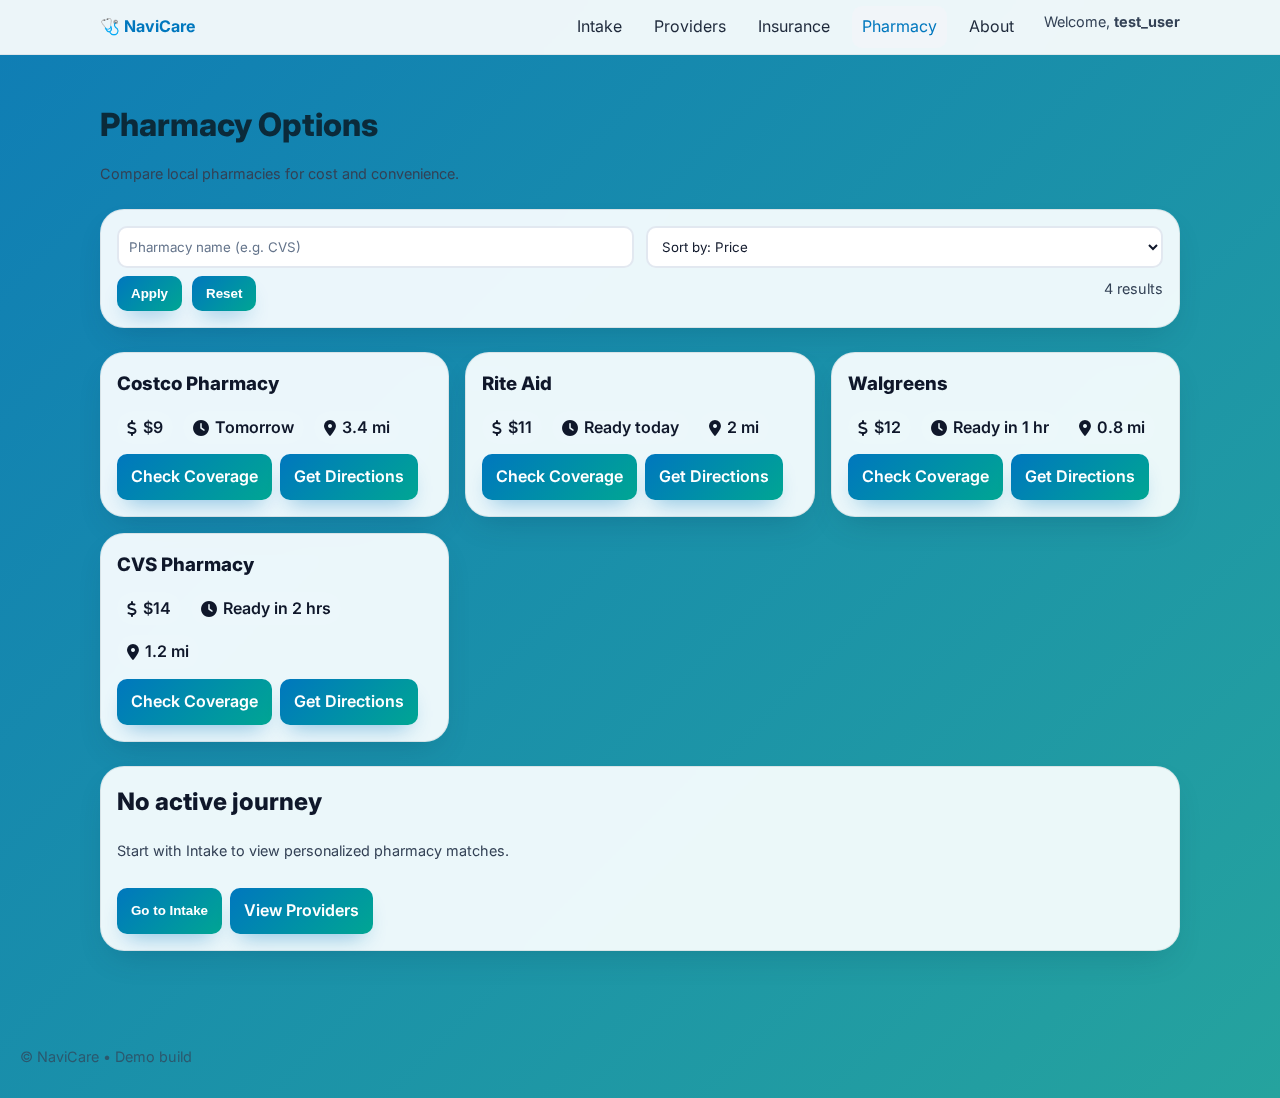
<file: pharmacy.html>
<!DOCTYPE html>
<html lang="en">
<head>
  <meta charset="UTF-8" />
  <meta name="viewport" content="width=device-width,initial-scale=1" />
  <title>NaviCare • Pharmacy</title>

  <link rel="stylesheet" href="assets/css/base.css" />
  <link rel="stylesheet" href="assets/css/layout.css" />
  <link rel="stylesheet" href="assets/css/components.css" />
  <link rel="stylesheet" href="https://cdnjs.cloudflare.com/ajax/libs/font-awesome/6.4.0/css/all.min.css" />
  <link href="https://fonts.googleapis.com/css2?family=Inter:wght@300;400;500;600;700&display=swap" rel="stylesheet" />
  <link href="https://fonts.googleapis.com/css2?family=Poppins:wght@300;400;500;600;700&display=swap" rel="stylesheet">


  <style>
    .filters{display:grid;grid-template-columns:repeat(auto-fit,minmax(220px,1fr));gap:12px}
    .pill{display:inline-flex;gap:6px;align-items:center;border-radius:999px;padding:4px 10px;font-weight:600;background:rgba(255,255,255,.06)}
    .grid.pharms{grid-template-columns:repeat(auto-fit,minmax(260px,1fr))}
    .card .meta{display:flex;gap:10px;flex-wrap:wrap;margin-top:6px}
    .card .actions{margin-top:10px;display:flex;gap:8px;flex-wrap:wrap}
    .empty{display:flex;flex-direction:column;gap:6px}
  </style>
</head>
<body>
  <!-- Navbar -->
  <header class="nc-header">
    <div class="container">
      <div class="nc-bar">
        <a class="brand" href="dashboard.html">🩺 NaviCare</a>
        <nav class="nc-nav">
          <a href="dashboard.html">Intake</a>
          <a href="providers.html">Providers</a>
          <a href="insurance.html">Insurance</a>
          <a href="pharmacy.html" class="active">Pharmacy</a>
          <a href="about.html">About</a>
        </nav>
        <div class="small">Welcome, <b>test_user</b></div>
      </div>
    </div>
  </header>

  <main class="container">
    <section class="section">
      <h1>Pharmacy Options</h1>
      <p class="small">Compare local pharmacies for cost and convenience.</p>
    </section>

    <!-- Filters -->
    <section class="section card">
      <div class="filters">
        <input id="qName" class="input" placeholder="Pharmacy name (e.g. CVS)" />
        <select id="qSort" class="input">
          <option value="price">Sort by: Price</option>
          <option value="distance">Sort by: Distance</option>
          <option value="eta">Sort by: Pickup time</option>
        </select>
      </div>
      <div class="toolbar" style="margin-top:8px;display:flex;gap:10px;align-items:center;flex-wrap:wrap">
        <button id="btnSearch" class="btn">Apply</button>
        <button id="btnReset" class="btn outline">Reset</button>
        <span id="count" class="small muted" style="margin-left:auto"></span>
      </div>
    </section>

    <!-- Results -->
    <section class="section">
      <div id="pharm-results" class="grid pharms"></div>
    </section>

    <!-- Empty-state -->
    <section class="section card" id="empty-state" style="display:none">
      <div class="empty">
        <h2>No active journey</h2>
        <p class="small">Start with Intake to view personalized pharmacy matches.</p>
        <div class="actions">
          <button class="btn" onclick="location.href='dashboard.html'">Go to Intake</button>
          <a class="btn outline" href="providers.html">View Providers</a>
        </div>
      </div>
    </section>
  </main>

  <footer>
    <div class="container small">© NaviCare • Demo build</div>
  </footer>

  <!-- Scripts -->
  <script src="assets/js/app.js"></script>
  <script src="assets/js/state.js?v=1"></script>
  <script src="assets/js/mock-data.js?v=3"></script>

  <script>
    // Fallback mock pharmacies if no journey yet
    const MOCK_PHARMACIES = [
      { name: "Walgreens", price: "$12", eta: "Ready in 1 hr", distance: 0.8 },
      { name: "CVS Pharmacy", price: "$14", eta: "Ready in 2 hrs", distance: 1.2 },
      { name: "Rite Aid", price: "$11", eta: "Ready today", distance: 2.0 },
      { name: "Costco Pharmacy", price: "$9", eta: "Tomorrow", distance: 3.4 }
    ];

    const JOURNEY_PHARMS = (window.NC?.state?.results?.pharmacies) || null;
    const BASE_LIST = JOURNEY_PHARMS || MOCK_PHARMACIES;

    const elResults = document.getElementById('pharm-results');
    const elCount   = document.getElementById('count');
    const elEmpty   = document.getElementById('empty-state');
    const controls = {
      name: document.getElementById('qName'),
      sort: document.getElementById('qSort'),
      search: document.getElementById('btnSearch'),
      reset: document.getElementById('btnReset')
    };

    function render(list){
      elResults.innerHTML = list.map(p=>`
        <div class="card">
          <h3>${p.name}</h3>
          <div class="meta">
            <span class="pill"><i class="fa-solid fa-dollar-sign"></i>${p.price}</span>
            <span class="pill"><i class="fa-solid fa-clock"></i>${p.eta}</span>
            <span class="pill"><i class="fa-solid fa-location-dot"></i>${p.distance} mi</span>
          </div>
          <div class="actions">
            <a class="btn" href="insurance.html">Check Coverage</a>
            <a class="btn outline" href="#" onclick="alert('Directions to ${p.name}...');return false;">Get Directions</a>
          </div>
        </div>
      `).join('');
      elCount.textContent = `${list.length} result${list.length!==1?'s':''}`;
    }

    function applyFilters(){
      const nameQ = controls.name.value.trim().toLowerCase();
      let list = BASE_LIST.filter(p => !nameQ || p.name.toLowerCase().includes(nameQ));

      const sortBy = controls.sort.value;
      list.sort((a,b)=>{
        if(sortBy==='distance') return a.distance - b.distance;
        if(sortBy==='eta') return a.eta.localeCompare(b.eta);
        if(sortBy==='price'){
          const n1=parseFloat(a.price.replace(/[^0-9.]/g,''))||0;
          const n2=parseFloat(b.price.replace(/[^0-9.]/g,''))||0;
          return n1-n2;
        }
        return 0;
      });
      render(list);
    }

    controls.search.onclick = applyFilters;
    controls.reset.onclick = ()=>{controls.name.value='';controls.sort.value='price';applyFilters();};

    // initial render
    applyFilters();

    // empty-state if no intake
    if (!(NC && NC.requireIntake && NC.requireIntake())) {
      elEmpty.style.display = 'block';
    }
  </script>
</body>
</html>
</file>
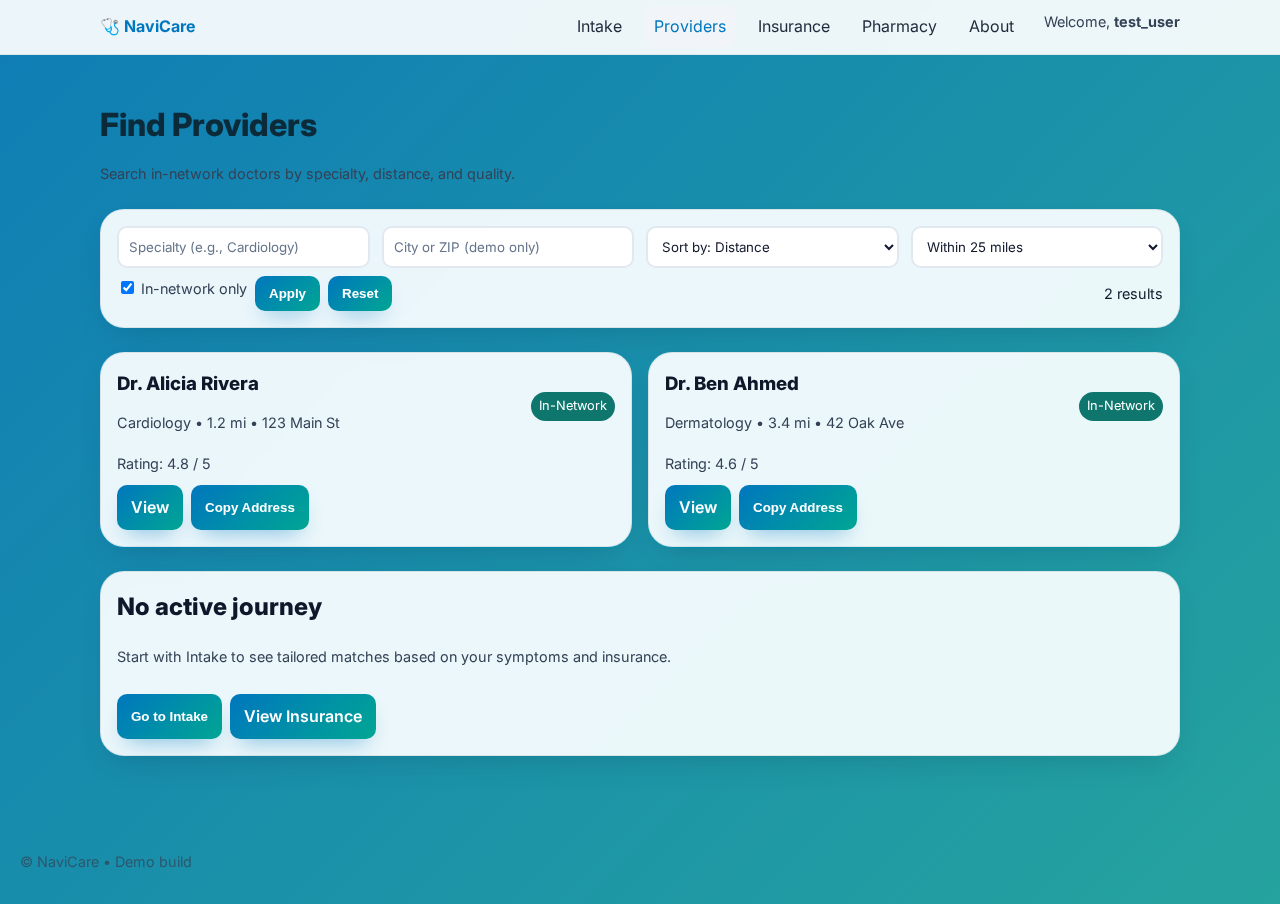
<file: providers.html>
<!DOCTYPE html>
<html lang="en">
<head>
  <meta charset="UTF-8" />
  <meta name="viewport" content="width=device-width,initial-scale=1" />
  <title>NaviCare • Providers</title>

  <!-- Shared styles -->
  <link rel="stylesheet" href="assets/css/base.css" />
  <link rel="stylesheet" href="assets/css/layout.css" />
  <link rel="stylesheet" href="assets/css/components.css" />
  <link rel="stylesheet" href="https://cdnjs.cloudflare.com/ajax/libs/font-awesome/6.4.0/css/all.min.css" />
  <link href="https://fonts.googleapis.com/css2?family=Inter:wght@300;400;500;600;700&display=swap" rel="stylesheet" />
  <link href="https://fonts.googleapis.com/css2?family=Poppins:wght@300;400;500;600;700&display=swap" rel="stylesheet">


  <style>
    .filters{display:grid;grid-template-columns:repeat(auto-fit,minmax(220px,1fr));gap:12px}
    .toolbar{display:flex;gap:8px;flex-wrap:wrap;align-items:center;margin-top:8px}
    .muted{color:var(--nc-muted);font-size:.9rem}
    .pill{display:inline-flex;gap:6px;align-items:center;border-radius:999px;padding:4px 10px;font-weight:600;background:rgba(255,255,255,.06)}
    .grid.providers{grid-template-columns:repeat(auto-fit,minmax(260px,1fr))}
    .card .meta{display:flex;gap:10px;flex-wrap:wrap;margin-top:6px}
    .card .actions{margin-top:10px;display:flex;gap:8px;flex-wrap:wrap}
    .empty{display:flex;flex-direction:column;gap:6px}
  </style>
</head>
<body>
  <!-- Navbar -->
  <header class="nc-header">
    <div class="container">
      <div class="nc-bar">
        <a class="brand" href="dashboard.html">🩺 NaviCare</a>
        <nav class="nc-nav">
          <a href="dashboard.html">Intake</a>
          <a href="providers.html" class="active">Providers</a>
          <a href="insurance.html">Insurance</a>
          <a href="pharmacy.html">Pharmacy</a>
          <a href="about.html">About</a>
        </nav>
        <div class="small">Welcome, <b>test_user</b></div>
      </div>
    </div>
  </header>

  <main class="container">
    <section class="section">
      <h1>Find Providers</h1>
      <p class="small">Search in-network doctors by specialty, distance, and quality.</p>
    </section>

    <!-- Filters -->
    <section class="section card">
      <div class="filters">
        <input id="qSpec" class="input" placeholder="Specialty (e.g., Cardiology)" />
        <input id="qLoc" class="input" placeholder="City or ZIP (demo only)" />
        <select id="qSort" class="input">
          <option value="distance">Sort by: Distance</option>
          <option value="rating">Sort by: Rating</option>
          <option value="name">Sort by: Name</option>
        </select>
        <select id="qDist" class="input">
          <option value="5">Within 5 miles</option>
          <option value="10">Within 10 miles</option>
          <option value="25" selected>Within 25 miles</option>
          <option value="100">Any distance</option>
        </select>
      </div>
      <div class="toolbar">
        <label class="small"><input id="qInNet" type="checkbox" checked /> In-network only</label>
        <button id="btnSearch" class="btn">Apply</button>
        <button id="btnReset" class="btn outline">Reset</button>
        <span id="count" class="muted" style="margin-left:auto"></span>
      </div>
    </section>

    <!-- Results -->
    <section class="section">
      <div id="provider-results" class="grid providers"></div>
    </section>

    <!-- Empty-state (injected when no intake yet) -->
    <section class="section card" id="empty-state" style="display:none">
      <div class="empty">
        <h2>No active journey</h2>
        <p class="small">Start with Intake to see tailored matches based on your symptoms and insurance.</p>
        <div class="actions">
          <button class="btn" onclick="location.href='dashboard.html'">Go to Intake</button>
          <a class="btn outline" href="insurance.html">View Insurance</a>
        </div>
      </div>
    </section>
  </main>

  <footer>
    <div class="container small">© NaviCare • Demo build</div>
  </footer>

  <!-- Shared scripts first -->
  <script src="assets/js/app.js"></script>
  <script src="assets/js/state.js?v=1"></script>
  <script src="assets/js/mock-data.js?v=1"></script>
  <!-- Optional helper renderer if you created it earlier -->
  <script src="assets/js/ui.js?v=1"></script>

  <!-- Page logic -->
  <script>
    // Prefer journey providers if user completed intake; else use mock list
    const JOURNEY_LIST = (window.NC && NC.state && NC.state.results && NC.state.results.doctors) || null;
    const BASE_LIST = JOURNEY_LIST || (typeof MOCK_DOCTORS !== 'undefined' ? MOCK_DOCTORS : []);

    const elResults = document.getElementById('provider-results');
    const elCount   = document.getElementById('count');
    const elEmpty   = document.getElementById('empty-state');

    const controls = {
      spec: document.getElementById('qSpec'),
      dist: document.getElementById('qDist'),
      inNet: document.getElementById('qInNet'),
      sort: document.getElementById('qSort'),
      search: document.getElementById('btnSearch'),
      reset: document.getElementById('btnReset')
    };

    function fallbackRender(list){
      // Use UI helper if available; else simple cards
      if (typeof renderProviders === 'function') {
        renderProviders(elResults, list);
        return;
      }
      elResults.innerHTML = list.map(d => `
        <div class="card">
          <h3>${d.name}</h3>
          <div class="meta">
            <span class="pill"><i class="fa-solid fa-user-doctor"></i>${d.specialty}</span>
            <span class="pill"><i class="fa-solid fa-location-dot"></i>${d.distance} mi</span>
            <span class="pill"><i class="fa-solid fa-star"></i>${d.rating}</span>
            <span class="pill"><i class="fa-solid fa-shield"></i>${d.inNetwork ? 'In-network' : 'OON'}</span>
          </div>
          <p class="small" style="margin-top:6px">${d.address}</p>
          <div class="actions">
            <a class="btn" href="insurance.html">Check Coverage</a>
            <a class="btn outline" href="#" onclick="navigator.clipboard.writeText('${d.address}');return false;">Copy Address</a>
          </div>
        </div>
      `).join('');
    }

    function applyFilters(){
      const spec = controls.spec.value.trim().toLowerCase();
      const maxDist = parseFloat(controls.dist.value);
      const wantInNet = controls.inNet.checked;
      const sortBy = controls.sort.value;

      let list = BASE_LIST.filter(d => {
        const okSpec = !spec || d.specialty.toLowerCase().includes(spec);
        const okDist = isFinite(maxDist) ? (d.distance <= maxDist || maxDist === 100) : true;
        const okNet  = !wantInNet || d.inNetwork;
        return okSpec && okDist && okNet;
      });

      list.sort((a,b) => {
        if (sortBy === 'rating') return b.rating - a.rating;
        if (sortBy === 'name')   return a.name.localeCompare(b.name);
        return a.distance - b.distance; // distance default
      });

      elCount.textContent = `${list.length} result${list.length!==1?'s':''}`;
      fallbackRender(list);
    }

    controls.search.onclick = applyFilters;
    controls.reset.onclick = () => {
      controls.spec.value = '';
      controls.dist.value = '25';
      controls.inNet.checked = true;
      controls.sort.value = 'distance';
      applyFilters();
    };

    // Initial render
    applyFilters();

    // Show empty-state banner if no intake yet
    if (!(NC && NC.requireIntake && NC.requireIntake())) {
      elEmpty.style.display = 'block';
    }
  </script>
</body>
</html>
</file>
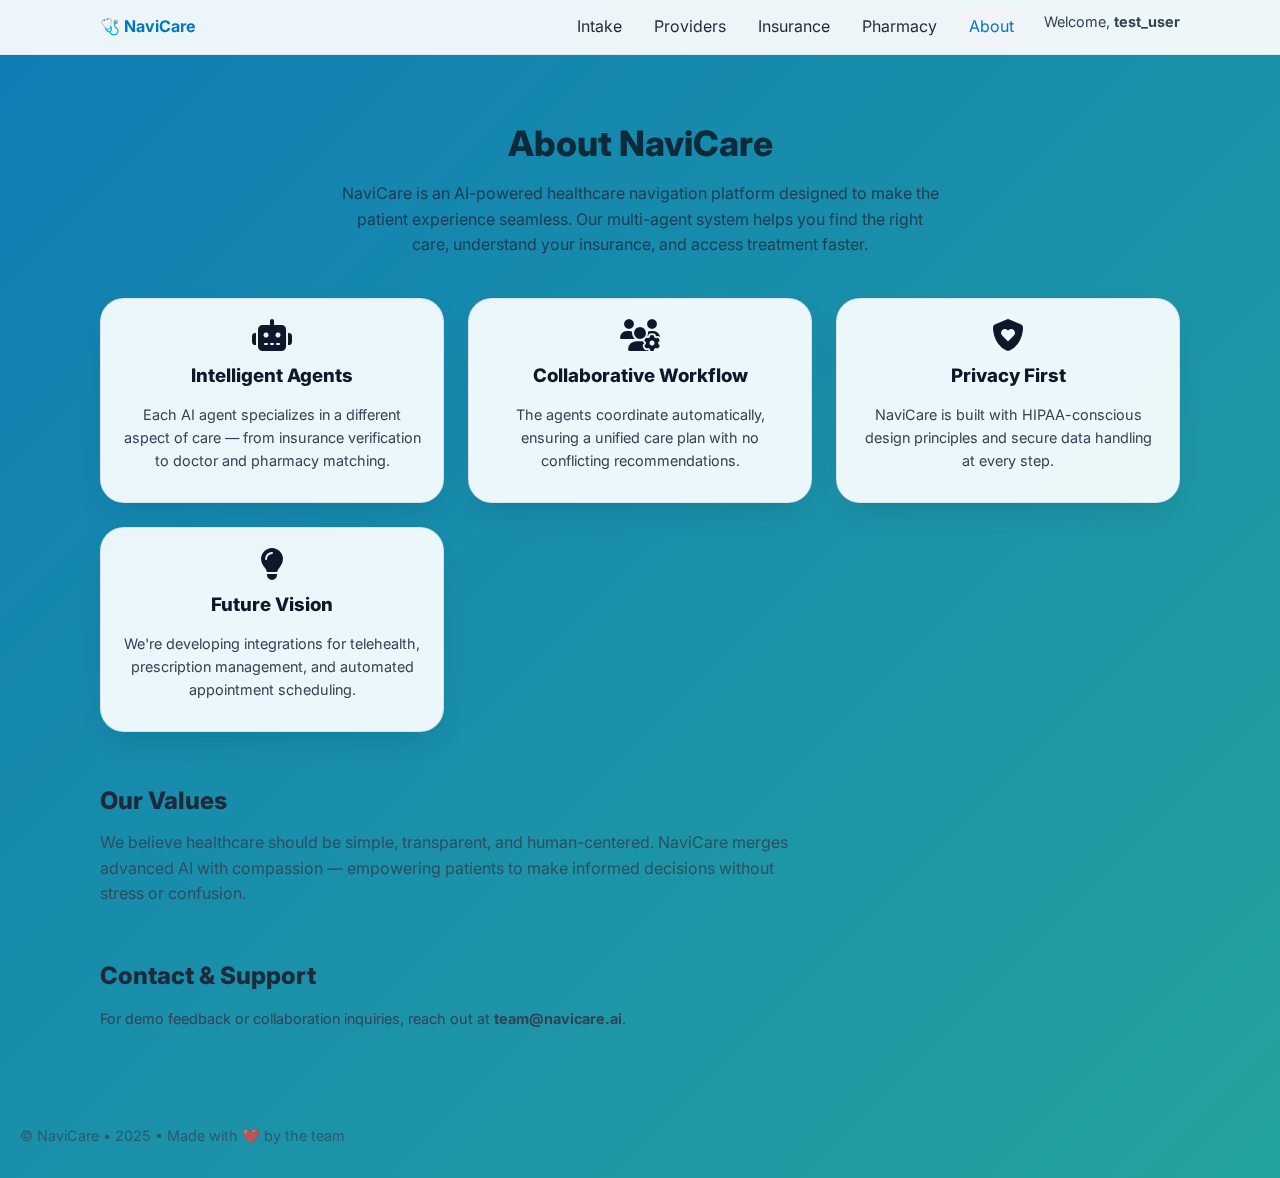
<file: web/views/about.html>
<!DOCTYPE html>
<html lang="en">
<head>
  <meta charset="UTF-8" />
  <meta name="viewport" content="width=device-width,initial-scale=1" />
  <title>About • NaviCare</title>

  <link rel="stylesheet" href="../css/base.css" />
  <link rel="stylesheet" href="../css/layout.css" />
  <link rel="stylesheet" href="../css/components.css" />
  <link rel="stylesheet" href="https://cdnjs.cloudflare.com/ajax/libs/font-awesome/6.4.0/css/all.min.css" />
  <link href="https://fonts.googleapis.com/css2?family=Inter:wght@300;400;500;600;700&display=swap" rel="stylesheet" />
  <link href="https://fonts.googleapis.com/css2?family=Poppins:wght@300;400;500;600;700&display=swap" rel="stylesheet">


  <style>
    .about-hero{text-align:center;margin-top:40px;margin-bottom:30px}
    .about-hero h1{font-size:2.2rem;margin-bottom:10px}
    .about-hero p{opacity:.8;max-width:600px;margin:auto}
    .grid-2{display:grid;gap:24px;grid-template-columns:repeat(auto-fit,minmax(280px,1fr));margin-top:40px}
    .team-card{text-align:center;padding:20px}
    .team-card i{font-size:2rem;margin-bottom:10px;color:var(--nc-light)}
    .tag{display:inline-block;padding:3px 8px;border-radius:8px;background:rgba(255,255,255,.08);margin-top:4px;font-size:.8rem}
    .values{margin-top:50px}
    .values h2{margin-bottom:10px}
    .values p{opacity:.85;max-width:700px}
  </style>
</head>
<body>
  <!-- Navbar -->
  <header class="nc-header">
    <div class="container">
      <div class="nc-bar">
        <a class="brand" href="dashboard.html">🩺 NaviCare</a>
        <nav class="nc-nav">
          <a href="dashboard.html">Intake</a>
          <a href="providers.html">Providers</a>
          <a href="insurance.html">Insurance</a>
          <a href="pharmacy.html">Pharmacy</a>
          <a href="about.html" class="active">About</a>
        </nav>
        <div class="small">Welcome, <b>test_user</b></div>
      </div>
    </div>
  </header>

  <main class="container">
    <section class="about-hero">
      <h1>About NaviCare</h1>
      <p>
        NaviCare is an AI-powered healthcare navigation platform designed to make the patient experience seamless.
        Our multi-agent system helps you find the right care, understand your insurance, and access treatment faster.
      </p>
    </section>

    <section class="grid-2">
      <div class="card team-card">
        <i class="fa-solid fa-robot"></i>
        <h3>Intelligent Agents</h3>
        <p class="small">
          Each AI agent specializes in a different aspect of care — from insurance verification to doctor and pharmacy matching.
        </p>
      </div>

      <div class="card team-card">
        <i class="fa-solid fa-users-gear"></i>
        <h3>Collaborative Workflow</h3>
        <p class="small">
          The agents coordinate automatically, ensuring a unified care plan with no conflicting recommendations.
        </p>
      </div>

      <div class="card team-card">
        <i class="fa-solid fa-shield-heart"></i>
        <h3>Privacy First</h3>
        <p class="small">
          NaviCare is built with HIPAA-conscious design principles and secure data handling at every step.
        </p>
      </div>

      <div class="card team-card">
        <i class="fa-solid fa-lightbulb"></i>
        <h3>Future Vision</h3>
        <p class="small">
          We're developing integrations for telehealth, prescription management, and automated appointment scheduling.
        </p>
      </div>
    </section>

    <section class="values">
      <h2>Our Values</h2>
      <p>
        We believe healthcare should be simple, transparent, and human-centered. NaviCare merges advanced AI
        with compassion — empowering patients to make informed decisions without stress or confusion.
      </p>
    </section>

    <section class="section" style="margin-top:50px">
      <h2>Contact & Support</h2>
      <p class="small">For demo feedback or collaboration inquiries, reach out at <b>team@navicare.ai</b>.</p>
    </section>
  </main>

  <footer>
    <div class="container small">© NaviCare • 2025 • Made with ❤️ by the team</div>
  </footer>

  <script src="../js/app.js"></script>
</body>
</html>
</file>
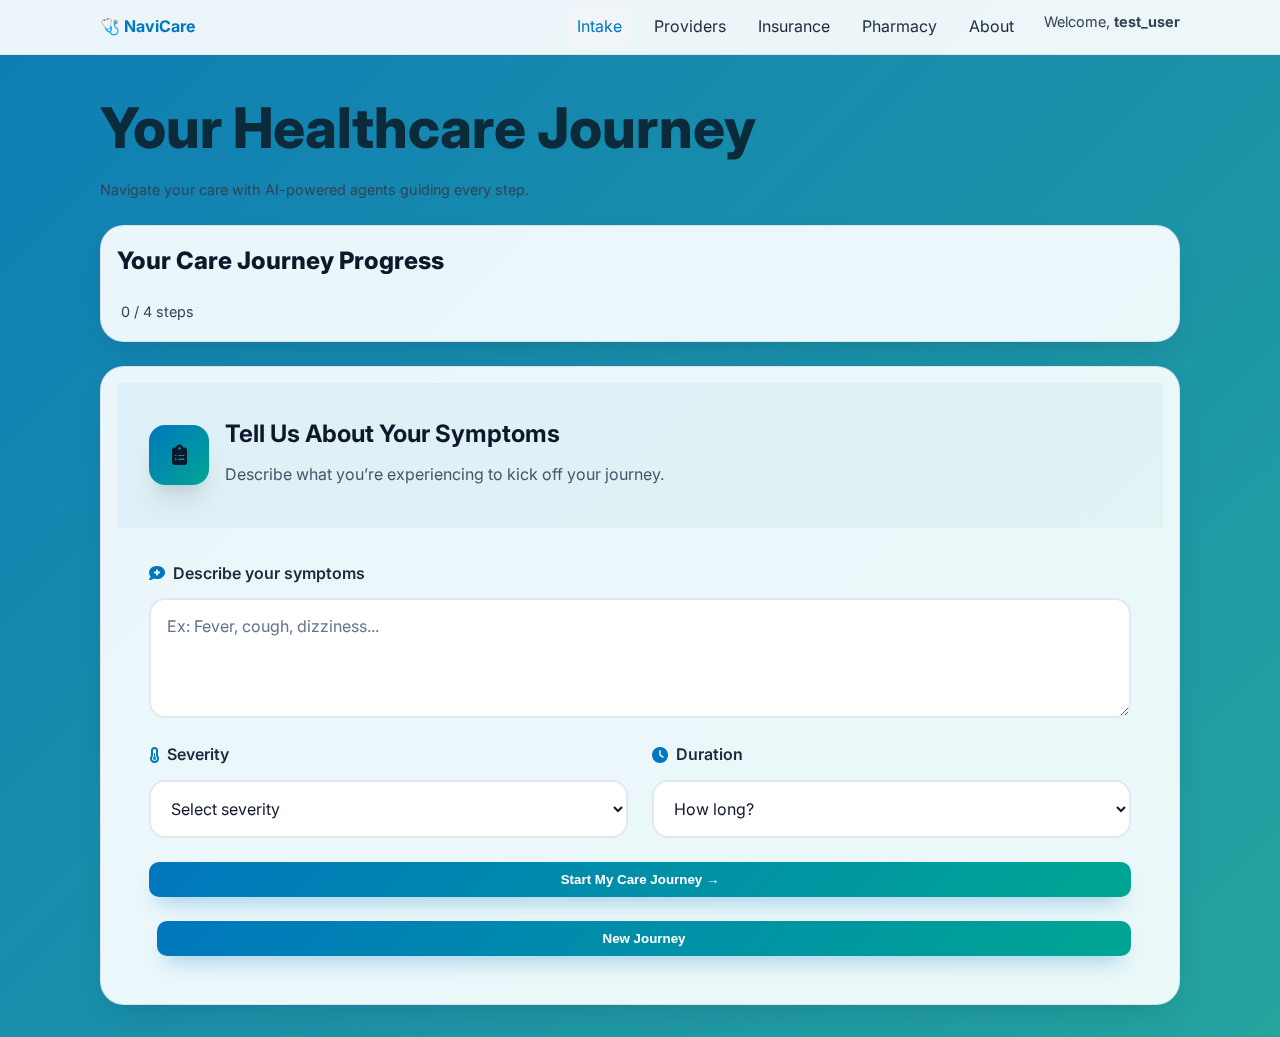
<file: web/views/dashboard.html>
<!DOCTYPE html>
<html lang="en">
<head>
  <meta charset="UTF-8" />
  <meta name="viewport" content="width=device-width, initial-scale=1.0"/>
  <title>NaviCare Dashboard - Healthcare Journey Navigation</title>

  <!-- existing page styles -->
  <link rel="stylesheet" href="../css/dashboard.css">
  <!-- shared style system -->
  <link rel="stylesheet" href="../css/base.css" />
  <link rel="stylesheet" href="../css/layout.css" />
  <link rel="stylesheet" href="../css/components.css" />
  <!-- icons + font -->
  <link rel="stylesheet" href="https://cdnjs.cloudflare.com/ajax/libs/font-awesome/6.4.0/css/all.min.css"/>
  <link href="https://fonts.googleapis.com/css2?family=Inter:wght@300;400;500;600;700;800&display=swap" rel="stylesheet"/>
  <link href="https://fonts.googleapis.com/css2?family=Poppins:wght@300;400;500;600;700&display=swap" rel="stylesheet">


  <style>
    /* small helpers for summary cards */
    .summary-grid{display:grid;gap:16px;grid-template-columns:repeat(auto-fit,minmax(260px,1fr))}
    .summary-card .title{display:flex;align-items:center;gap:10px;font-weight:600;margin-bottom:6px;color:var(--nc-light)}
    .progress-mini{height:8px;background:rgba(255,255,255,.08);border-radius:8px;overflow:hidden}
    .progress-mini > span{display:block;height:100%;background:linear-gradient(90deg,var(--nc-teal),var(--nc-light))}
    .hidden{display:none}
    
    /* AI Insights Styling */
    .alert { padding: 15px; margin-bottom: 20px; border: 1px solid transparent; border-radius: 8px; }
    .alert-info { color: #0c5460; background-color: #d1ecf1; border-color: #bee5eb; }
    .alert-warning { color: #856404; background-color: #fff3cd; border-color: #ffeaa7; }
    .badge { display: inline-block; padding: 0.25em 0.4em; font-size: 75%; font-weight: 700; line-height: 1; text-align: center; white-space: nowrap; vertical-align: baseline; border-radius: 0.25rem; }
    .badge-info { color: #fff; background-color: #17a2b8; }
    .badge-danger { color: #fff; background-color: #dc3545; }
    .badge-warning { color: #212529; background-color: #ffc107; }
    .badge-success { color: #fff; background-color: #28a745; }
    .card { position: relative; display: flex; flex-direction: column; min-width: 0; background-color: #fff; background-clip: border-box; border: 1px solid rgba(0,0,0,.125); border-radius: 0.5rem; margin-bottom: 1rem; }
    .card-body { flex: 1 1 auto; padding: 1rem; }
    .card-title { margin-bottom: 0.5rem; font-size: 1.1rem; font-weight: 600; }
    .card-text { margin-bottom: 0.75rem; }
    .bg-light { background-color: #f8f9fa !important; }
    .text-center { text-align: center !important; }
    .text-muted { color: #6c757d !important; }
    .text-success { color: #28a745 !important; }
    .mb-0 { margin-bottom: 0 !important; }
    .mb-1 { margin-bottom: 0.25rem !important; }
    .mb-2 { margin-bottom: 0.5rem !important; }
    .mb-3 { margin-bottom: 1rem !important; }
    .mb-4 { margin-bottom: 1.5rem !important; }
    .d-flex { display: flex !important; }
    .justify-content-between { justify-content: space-between !important; }
    .row { display: flex; flex-wrap: wrap; margin: -0.5rem; }
    .col-md-4 { flex: 0 0 33.333333%; max-width: 33.333333%; padding: 0.5rem; }
    @media (max-width: 768px) { .col-md-4 { flex: 0 0 100%; max-width: 100%; } }
  </style>
</head>
<body>
  <!-- Navbar -->
  <header class="nc-header">
    <div class="container">
      <div class="nc-bar">
        <a class="brand" href="dashboard.html">🩺 NaviCare</a>
        <nav class="nc-nav">
          <a href="dashboard.html" class="active">Intake</a>
          <a href="providers.html">Providers</a>
          <a href="insurance.html">Insurance</a>
          <a href="pharmacy.html">Pharmacy</a>
          <a href="about.html">About</a>
        </nav>
        <div class="small">Welcome, <b>test_user</b></div>
      </div>
    </div>
  </header>

  <main class="main-content">
    <div class="container">

      <!-- Hero -->
      <section class="section">
        <h1 class="hero-title">Your Healthcare Journey</h1>
        <p class="small">Navigate your care with AI-powered agents guiding every step.</p>
      </section>

      <!-- Progress -->
      <section class="section card">
        <h2>Your Care Journey Progress</h2>
        <div class="row" style="align-items:center;gap:12px;margin-top:8px">
          <div class="col-9">
            <div class="progress-mini"><span id="progressFill" style="width:0%"></span></div>
          </div>
          <div class="col-3 small" style="text-align:right">
            <span id="stepsDone">0</span> / <span>4</span> steps
          </div>
        </div>
      </section>

      <!-- AI Agent Insurance Insights (Hidden - Integrated into Insurance Coverage) -->
      <section id="ai-insights" class="section card" style="display:none;">
        <div class="card-header-modern">
          <div class="header-icon"><i class="fas fa-robot"></i></div>
          <div class="header-content">
            <h3 class="card-title-modern">AI Insurance Agent Insights</h3>
            <p class="card-subtitle">Intelligent analysis of your insurance coverage and recommendations.</p>
          </div>
        </div>

        <div class="card-body-modern">
          <div id="ai-loading" class="text-center" style="padding: 20px;">
            <i class="fas fa-spinner fa-spin"></i> Analyzing your insurance data...
          </div>
          
          <div id="ai-content" style="display:none">
            <!-- Agent Info -->
            <div id="agent-info" class="mb-3"></div>
            
            <!-- Executive Summary -->
            <div id="executive-summary-section" class="mb-4">
              <h4><i class="fas fa-chart-pie"></i> Executive Summary</h4>
              <div id="executive-summary" class="alert alert-primary"></div>
            </div>
            
            <!-- Insights -->
            <div id="insights-section" class="mb-4">
              <h4><i class="fas fa-lightbulb"></i> Key Insights</h4>
              <div id="insights-list"></div>
            </div>
            
            <!-- Recommendations -->
            <div id="recommendations-section" class="mb-4">
              <h4><i class="fas fa-star"></i> Recommendations</h4>
              <div id="recommendations-list"></div>
            </div>
            
            <!-- Performance Metrics -->
            <div id="performance-section">
              <h4><i class="fas fa-chart-line"></i> Performance Overview</h4>
              <div id="performance-metrics"></div>
            </div>
          </div>
        </div>
      </section>

      <!-- Intake -->
      <section class="section card">
        <div class="card-header-modern">
          <div class="header-icon"><i class="fas fa-clipboard-list"></i></div>
          <div class="header-content">
            <h3 class="card-title-modern">Tell Us About Your Symptoms</h3>
            <p class="card-subtitle">Describe what you’re experiencing to kick off your journey.</p>
          </div>
        </div>

        <div class="card-body-modern">
          <form id="symptomForm" class="symptom-form">
            <div class="form-group-modern">
              <label class="form-label-modern"><i class="fas fa-comment-medical"></i> Describe your symptoms</label>
              <textarea id="symptoms" class="form-textarea-modern" placeholder="Ex: Fever, cough, dizziness..." maxlength="500"></textarea>
            </div>

            <div class="form-row-modern">
              <div class="form-group-modern">
                <label class="form-label-modern"><i class="fas fa-thermometer-half"></i> Severity</label>
                <select id="severity" class="form-select-modern">
                  <option value="">Select severity</option>
                  <option value="mild">Mild</option>
                  <option value="moderate">Moderate</option>
                  <option value="severe">Severe</option>
                  <option value="critical">Critical</option>
                </select>
              </div>

              <div class="form-group-modern">
                <label class="form-label-modern"><i class="fas fa-clock"></i> Duration</label>
                <select id="duration" class="form-select-modern">
                  <option value="">How long?</option>
                  <option value="hours">A few hours</option>
                  <option value="days">1–3 days</option>
                  <option value="week">About a week</option>
                  <option value="weeks">Several weeks</option>
                  <option value="months">Months+</option>
                </select>
              </div>
            </div>

            <button type="button" id="startBtn" class="btn">Start My Care Journey →</button>
            <button type="button" id="resetBtn" class="btn outline" style="margin-left:8px">New Journey</button>
          </form>
        </div>
      </section>

      <!-- Summaries (appear after intake) -->
      <section id="summaries" class="section hidden">
        <h2>Summary</h2>
        <div class="summary-grid">

          <div class="card summary-card">
            <div class="title"><i class="fa-solid fa-shield-heart"></i> Insurance Coverage</div>
            <p class="small" id="covLine">—</p>
            
            <!-- AI Summary Section -->
            <div id="ai-summary-section" style="display:none; margin-top: 12px; padding: 8px; background: #f8f9fa; border-radius: 4px; border-left: 3px solid #007bff;">
              <div id="ai-summary-loading" style="display:none;">
                <i class="fas fa-spinner fa-spin"></i> <small>Analyzing coverage...</small>
              </div>
              <div id="ai-summary-content">
                <div style="font-weight: 600; color: #007bff; font-size: 0.85em; margin-bottom: 4px;">
                  <i class="fas fa-robot"></i> AI Agent Insights
                </div>
                <div id="ai-executive-summary" class="small" style="margin-bottom: 6px;"></div>
                <div id="ai-key-insight" class="small text-muted"></div>
              </div>
            </div>
            
            <div class="actions" style="margin-top:8px">
              <a class="btn" href="insurance.html">View details →</a>
            </div>
          </div>

          <div class="card summary-card">
            <div class="title"><i class="fa-solid fa-user-doctor"></i> Providers</div>
            <p class="small" id="provLine">—</p>
            <div id="provList" class="small" style="margin-top:6px"></div>
            <div class="actions" style="margin-top:8px">
              <a class="btn" href="providers.html">View details →</a>
            </div>
          </div>

          <div class="card summary-card">
            <div class="title"><i class="fa-solid fa-prescription-bottle-medical"></i> Pharmacies</div>
            <div id="pharmList" class="small">—</div>
            <div class="actions" style="margin-top:8px">
              <a class="btn" href="pharmacy.html">View details →</a>
            </div>
          </div>

        </div>
      </section>

    </div>
  </main>

  <!-- Shared scripts first -->
  <script src="../js/app.js"></script>
  <script src="../js/state.js?v=1"></script>
  <script src="../js/mock-data.js?v=3"></script>
  <script src="../js/api-service.js?v=7"></script>

  <script>
    // Simple demo pharmacies
    const MOCK_PHARMACIES = [
      { name: "Walgreens", price: "$12", eta: "Ready in 1 hr", distance: "0.8 mi" },
      { name: "CVS Pharmacy", price: "$14", eta: "Ready in 2 hrs", distance: "1.2 mi" },
      { name: "Rite Aid", price: "$11", eta: "Ready today",   distance: "2.0 mi" }
    ];

    const $ = (id)=>document.getElementById(id);
    
    // NaviCare State Management
    const NC = {
      state: {},
      setState: function(newState) {
        this.state = {...this.state, ...newState};
        localStorage.setItem('navicare_state', JSON.stringify(this.state));
      },
      clearState: function() {
        this.state = {};
        localStorage.removeItem('navicare_state');
      },
      loadState: function() {
        const saved = localStorage.getItem('navicare_state');
        this.state = saved ? JSON.parse(saved) : {};
      }
    };
    
    // Load saved state
    NC.loadState();
    
    const updateProgress = (done)=> {
      $("progressFill").style.width = Math.min(done*25,100) + "%"; // 4 steps total
      $("stepsDone").textContent = String(done);
    };

    function renderSummaries(state){
      // Get coverage data - prioritize from state, fallback to mock
      let cov = state?.results?.coverage;
      if (!cov) {
        cov = (typeof MOCK_COVERAGE_PLUS === 'function')
          ? MOCK_COVERAGE_PLUS()
          : MOCK_COVERAGE();
      }
      
      console.log('📋 Coverage object:', cov);

      const docs = (state?.results?.doctors) || MOCK_DOCTORS;
      const pharms = (state?.results?.pharmacies) || MOCK_PHARMACIES;

      // Ensure coverage object has required properties
      if (cov && cov.plan && cov.service) {
        $("covLine").textContent = `${cov.plan} • ${cov.service} • ${cov.covered ? 'Covered' : 'Not covered'} • Copay ${cov.copay}`;
      } else {
        console.log('❌ Invalid coverage object, using fallback');
        $("covLine").textContent = "Coverage information unavailable";
      }
      
      $("provLine").textContent = `${docs.length} in-network match${docs.length!==1?'es':''}`;
      $("provList").innerHTML = docs.slice(0,3).map(d=>`${d.name} — ${d.specialty} (${d.distance} mi)`).join("<br>");
      $("pharmList").innerHTML = pharms.slice(0,3).map(p=>`${p.name}: ${p.price} • ${p.eta} • ${p.distance}`).join("<br>");

      $("summaries").classList.remove("hidden");
      updateProgress(4); // intake + 3 agents summarized
    }

    function startJourney(){
      const symptoms = $("symptoms");
      const severity = $("severity"); 
      const duration = $("duration");
      
      if (!symptoms || !severity || !duration) {
        alert("Form elements not found. Please refresh the page.");
        return;
      }
      
      const symptomsValue = symptoms.value.trim();
      const severityValue = severity.value;
      const durationValue = duration.value;

      // minimal validation for demo
      if (!symptomsValue) {
        alert("Please enter a brief symptom description.");
        return;
      }

      // Start the journey with API calls
      startJourneyWithAPI(symptomsValue, severityValue, durationValue);
    }

    function resetJourney() {
      // Clear form
      if ($("symptoms")) $("symptoms").value = '';
      if ($("severity")) $("severity").value = 'mild';
      if ($("duration")) $("duration").value = 'days';
      
      // Hide summaries
      $("summaries").classList.add("hidden");
      
      // Reset progress
      updateProgress(0);
      
      // Clear state
      NC.clearState();
      
      // Clear AI summary
      const aiSummarySection = $("ai-summary-section");
      if (aiSummarySection) {
        aiSummarySection.style.display = "none";
      }
    }

    async function startJourneyWithAPI(symptoms, severity, duration) {
      // Show loading state
      $("startBtn").disabled = true;
      $("startBtn").textContent = "Loading...";

      console.log('🚀 Starting journey - Loading insurance data from Django backend...');
      
      // Try to load insurance data from Django backend
      let coverage = null;
      let usingRealInsuranceData = false;
      
      try {
        // Direct API call to Django backend for insurance data
        console.log('🏥 Checking Django backend health...');
        const healthResponse = await fetch('http://localhost:8001/api/health/');
        
        if (healthResponse.ok) {
          console.log('✅ Django backend is healthy');
          
          // Get insurance plans
          console.log('📋 Fetching insurance plans from Django...');
          const plansResponse = await fetch('http://localhost:8001/api/plans/');
          
          if (plansResponse.ok) {
            const plansData = await plansResponse.json();
            console.log('📊 Plans API response:', plansData);
            
            // Handle paginated response
            const plans = plansData.results || plansData;
            console.log('📊 Extracted plans:', plans.length, 'plans found');
            
            if (plans && plans.length > 0) {
              const firstPlan = plans[0];
              console.log('🎯 Using first plan for coverage:', firstPlan);
              
              coverage = {
                plan: `${firstPlan.carrier.name} ${firstPlan.plan_name}`,
                service: "Specialist Visit", 
                covered: true,
                copay: `$${firstPlan.specialist_copay}`,
                // Additional detailed properties for insurance page
                memberId: "MEMBER-" + Math.random().toString(36).substr(2, 9).toUpperCase(),
                planType: firstPlan.plan_type,
                tier: firstPlan.tier,
                effectiveDate: firstPlan.effective_date || new Date().toLocaleDateString(),
                deductible: `$${firstPlan.annual_deductible}`,
                deductibleRemaining: `$${firstPlan.annual_deductible}`,
                coinsurance: `${firstPlan.coinsurance_percentage}%`,
                oopMax: `$${firstPlan.max_out_of_pocket}`,
                pcpCopay: `$${firstPlan.pcp_copay}`,
                specialistCopay: `$${firstPlan.specialist_copay}`,
                telehealthCopay: `$${firstPlan.pcp_copay}`,
                erCopay: `$${firstPlan.er_copay}`,
                urgentCareCopay: `$${firstPlan.urgent_care_copay}`,
                imagingCost: "Covered after deductible",
                labCost: "Covered after deductible", 
                preventiveCareCovered: "100% covered",
                mentalHealthCopay: `$${firstPlan.specialist_copay}`,
                rehabTherapyLimit: "20 visits per year",
                chiropracticLimit: "12 visits per year",
                referralRequired: firstPlan.requires_referrals,
                outOfNetworkCoverage: firstPlan.out_of_network_coverage ? "50% after deductible" : "Not covered",
                notes: [
                  `${firstPlan.plan_type} plan with ${firstPlan.tier.toLowerCase()} tier coverage`,
                  `Monthly Premium: $${firstPlan.monthly_premium}`,
                  `Loaded from Django backend`
                ]
              };
              
              console.log('✅ Created coverage object:', coverage);
              usingRealInsuranceData = true;
              console.log('✅ Successfully loaded real insurance data from Django');
            } else {
              console.log('⚠️ No insurance plans found in Django backend');
            }
          } else {
            console.log('❌ Failed to fetch plans from Django:', plansResponse.status, plansResponse.statusText);
          }
        } else {
          console.log('❌ Django backend health check failed:', healthResponse.status, healthResponse.statusText);
        }
      } catch (error) {
        console.log('❌ Error connecting to Django backend:', error.message);
      }

      // Fallback to mock insurance data if Django backend unavailable
      if (!usingRealInsuranceData) {
        console.log('🔄 Django backend unavailable - using mock insurance data');
        coverage = (typeof MOCK_COVERAGE_PLUS === 'function')
          ? MOCK_COVERAGE_PLUS("Cigna PPO", "Specialist Visit")
          : MOCK_COVERAGE("Cigna PPO", "Specialist Visit");
        
        // Show warning specifically for insurance data only
        console.log('⚠️ Showing insurance demo data warning');
        setTimeout(() => {
          showInsuranceWarning();
        }, 500);
      } else {
        console.log('✅ Using real insurance data from Django backend - no warning needed');
      }

      // Use mock data for doctors and pharmacies (no backend implemented for these)
      const doctors = MOCK_DOCTORS;
      const pharmacies = MOCK_PHARMACIES;

      // Persist journey state for other pages
      console.log('💾 Storing state with coverage:', coverage);
      NC.setState({
        symptoms, severity, duration,
        results: {
          doctors: doctors,
          coverage: coverage,
          pharmacies: pharmacies
        }
      });
      
      console.log('📦 Final state stored:', NC.state);
      renderSummaries(NC.state);
      
      // Load AI Agent Insights
      loadAIAgentInsights();
      
      // Re-enable button
      $("startBtn").disabled = false;
      $("startBtn").textContent = "Start My Care Journey →";
    }

    function resetJourney(){
      NC.clearState();
      $("symptomForm").reset();
      $("summaries").classList.add("hidden");
      updateProgress(0);
    }

    function showInsuranceWarning() {
      // Create notification if it doesn't exist
      if (!document.getElementById('insurance-demo-notification')) {
        const notification = document.createElement('div');
        notification.id = 'insurance-demo-notification';
        notification.style.cssText = `
          position: fixed;
          top: 20px;
          right: 20px;
          background: #ff6b6b;
          color: white;
          padding: 15px 20px;
          border-radius: 8px;
          box-shadow: 0 4px 12px rgba(0,0,0,0.15);
          z-index: 10000;
          max-width: 300px;
          font-family: Arial, sans-serif;
        `;
        notification.innerHTML = `
          <div style="font-weight: bold; margin-bottom: 5px;">Using demo insurance data</div>
          <div style="font-size: 14px;">Django backend unavailable - check if server is running on port 8001</div>
          <button onclick="this.parentElement.remove()" style="
            position: absolute;
            top: 5px;
            right: 10px;
            background: none;
            border: none;
            color: white;
            font-size: 18px;
            cursor: pointer;
          ">&times;</button>
        `;
        document.body.appendChild(notification);

        // Auto-remove after 8 seconds
        setTimeout(() => {
          if (document.getElementById('insurance-demo-notification')) {
            notification.remove();
          }
        }, 8000);
      }
    }

    // AI Agent Insights Functions
    async function loadAIAgentInsights() {
      // Show the AI summary in Insurance Coverage card
      const aiSummarySection = $("ai-summary-section");
      const aiSummaryLoading = $("ai-summary-loading");
      const aiSummaryContent = $("ai-summary-content");
      
      if (aiSummarySection) {
        aiSummarySection.style.display = "block";
        aiSummaryLoading.style.display = "block";
        aiSummaryContent.style.display = "none";
      } else {
        return;
      }
      
      try {
        // Use a sample agent ID (in real app, this would come from user session)
        const agentId = 'AGT001'; // Default to first agent
        
        const response = await fetch(`http://localhost:8001/api/agents/${agentId}/ai-dashboard/`);
        
        if (response.ok) {
          const result = await response.json();
          
          if (result.status === 'success' && result.data) {
            renderAIInsights(result.data);
          } else {
            showAIError('Failed to generate insights');
          }
        } else {
          showAIError('AI service unavailable');
        }
      } catch (error) {
        showAIError('Connection error');
      }
    }

    function renderAIInsights(data) {
      // Hide loading spinner and show content
      const aiSummaryLoading = $("ai-summary-loading");
      const aiSummaryContent = $("ai-summary-content");
      
      if (aiSummaryLoading) aiSummaryLoading.style.display = "none";
      if (aiSummaryContent) aiSummaryContent.style.display = "block";

      // Render executive summary
      if (data.executive_summary && $("ai-executive-summary")) {
        $("ai-executive-summary").innerHTML = data.executive_summary;
      }

      // Render top key insight
      if (data.insights && data.insights.length > 0 && $("ai-key-insight")) {
        const topInsight = data.insights[0];
        $("ai-key-insight").innerHTML = `💡 ${topInsight.insight}`;
      }
    }

    function showAIError(message) {
      const aiSummaryLoading = $("ai-summary-loading");
      const aiSummaryContent = $("ai-summary-content");
      
      if (aiSummaryLoading) aiSummaryLoading.style.display = "none";
      if (aiSummaryContent) {
        aiSummaryContent.innerHTML = `
          <div style="color: #dc3545; font-size: 0.85em;">
            <i class="fas fa-exclamation-triangle"></i> ${message}
            <br><small style="color: #6c757d;">AI agent service unavailable.</small>
          </div>
        `;
        aiSummaryContent.style.display = "block";
      }
    }

    // Wait for DOM to be fully loaded
    document.addEventListener('DOMContentLoaded', function() {
      // Wire up buttons
      const startBtn = $("startBtn");
      const resetBtn = $("resetBtn");
      
      if (startBtn) {
        startBtn.onclick = startJourney;
      }
      
      if (resetBtn) {
        resetBtn.onclick = resetJourney;
      }

      // Load AI insights on page load
      loadAIAgentInsights();

      // Restore if a journey exists
      if (NC.state?.symptoms) {
        $("symptoms").value = NC.state.symptoms || '';
        $("severity").value = NC.state.severity || '';
        $("duration").value = NC.state.duration || '';
        renderSummaries(NC.state);
      } else {
        updateProgress(0);
      }
    });
  </script>
</body>
</html>
</file>
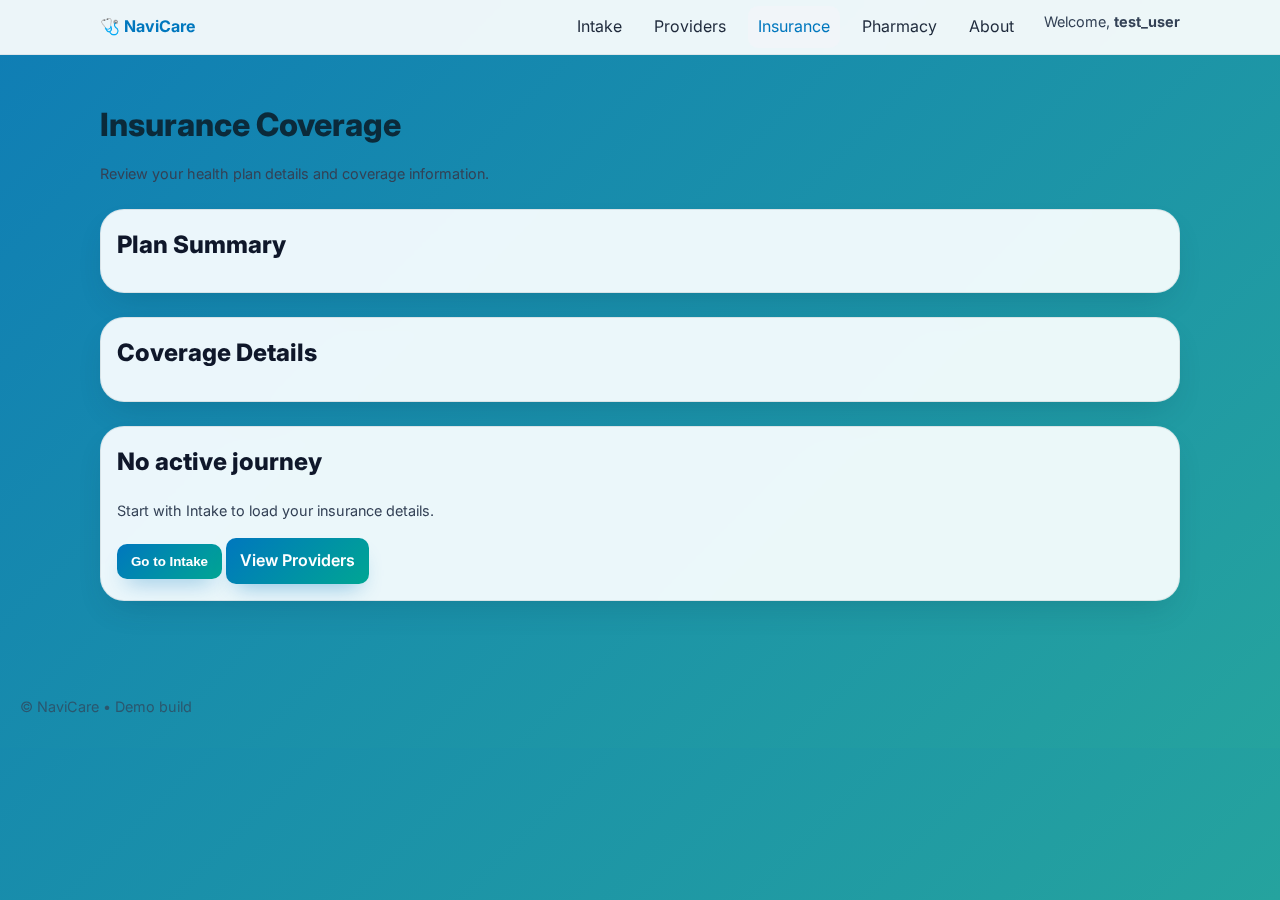
<file: web/views/insurance.html>
<!DOCTYPE html>
<html lang="en">
<head>
  <meta charset="UTF-8" />
  <meta name="viewport" content="width=device-width,initial-scale=1" />
  <title>NaviCare • Insurance</title>

  <link rel="stylesheet" href="../css/base.css" />
  <link rel="stylesheet" href="../css/layout.css" />
  <link rel="stylesheet" href="../css/components.css" />
  <link rel="stylesheet" href="https://cdnjs.cloudflare.com/ajax/libs/font-awesome/6.4.0/css/all.min.css" />
  <link href="https://fonts.googleapis.com/css2?family=Inter:wght@300;400;500;600;700&display=swap" rel="stylesheet" />
  <link href="https://fonts.googleapis.com/css2?family=Poppins:wght@300;400;500;600;700&display=swap" rel="stylesheet">


  <style>
    .plan-grid{display:grid;gap:16px;grid-template-columns:repeat(auto-fit,minmax(280px,1fr))}
    .pill{display:inline-flex;align-items:center;gap:6px;border-radius:999px;padding:4px 10px;font-weight:600;background:rgba(255,255,255,.06)}
    .meta{display:flex;flex-wrap:wrap;gap:8px;margin-top:8px}
    .small-table{width:100%;border-collapse:collapse;margin-top:8px}
    .small-table td{padding:6px 4px;border-bottom:1px solid rgba(255,255,255,.1)}
    .small-table td:first-child{opacity:.8}
    .empty{display:flex;flex-direction:column;gap:6px}
  </style>
</head>
<body>
  <!-- Navbar -->
  <header class="nc-header">
    <div class="container">
      <div class="nc-bar">
        <a class="brand" href="dashboard.html">🩺 NaviCare</a>
        <nav class="nc-nav">
          <a href="dashboard.html">Intake</a>
          <a href="providers.html">Providers</a>
          <a href="insurance.html" class="active">Insurance</a>
          <a href="pharmacy.html">Pharmacy</a>
          <a href="about.html">About</a>
        </nav>
        <div class="small">Welcome, <b>test_user</b></div>
      </div>
    </div>
  </header>

  <main class="container">
    <section class="section">
      <h1>Insurance Coverage</h1>
      <p class="small">Review your health plan details and coverage information.</p>
    </section>

    <section id="plan-section" class="section card">
      <h2>Plan Summary</h2>
      <div id="plan-info" class="plan-grid"></div>
    </section>

    <section id="details-section" class="section card">
      <h2>Coverage Details</h2>
      <table class="small-table" id="coverage-table"></table>
    </section>

    <!-- Empty-state -->
    <section class="section card" id="empty-state" style="display:none">
      <div class="empty">
        <h2>No active journey</h2>
        <p class="small">Start with Intake to load your insurance details.</p>
        <div class="actions">
          <button class="btn" onclick="location.href='dashboard.html'">Go to Intake</button>
          <a class="btn outline" href="providers.html">View Providers</a>
        </div>
      </div>
    </section>
  </main>

  <footer>
    <div class="container small">© NaviCare • Demo build</div>
  </footer>

  <!-- Scripts -->
  <script src="../js/app.js"></script>
  <script src="../js/state.js?v=1"></script>
  <script src="../js/mock-data.js?v=3"></script>
  <script src="../js/api-service.js?v=7"></script>

  <script>
    const planInfo = document.getElementById('plan-info');
    const coverageTable = document.getElementById('coverage-table');
    const emptyState = document.getElementById('empty-state');

    function renderCoverage(cov){
      console.log('🎨 Rendering coverage in insurance page:', cov);
      
      // Ensure we have default values for missing properties
      const coverage = {
        plan: cov.plan || 'Unknown Plan',
        memberId: cov.memberId || 'MEMBER-12345',
        planType: cov.planType || 'PPO',
        tier: cov.tier || 'Silver',
        effectiveDate: cov.effectiveDate || new Date().toLocaleDateString(),
        service: cov.service || 'Specialist Visit',
        covered: cov.covered !== undefined ? cov.covered : true,
        copay: cov.copay || '$30',
        deductibleRemaining: cov.deductibleRemaining || cov.deductible || '$1,500',
        coinsurance: cov.coinsurance || '20%',
        oopMax: cov.oopMax || '$8,000',
        pcpCopay: cov.pcpCopay || '$25',
        specialistCopay: cov.specialistCopay || cov.copay || '$50',
        telehealthCopay: cov.telehealthCopay || '$25',
        erCopay: cov.erCopay || '$300',
        urgentCareCopay: cov.urgentCareCopay || '$100',
        imagingCost: cov.imagingCost || 'Covered after deductible',
        labCost: cov.labCost || 'Covered after deductible',
        preventiveCareCovered: cov.preventiveCareCovered || '100% covered',
        mentalHealthCopay: cov.mentalHealthCopay || '$50',
        rehabTherapyLimit: cov.rehabTherapyLimit || '20 visits per year',
        chiropracticLimit: cov.chiropracticLimit || '12 visits per year',
        referralRequired: cov.referralRequired !== undefined ? cov.referralRequired : false,
        outOfNetworkCoverage: cov.outOfNetworkCoverage || '50% after deductible',
        notes: cov.notes || ['Standard coverage plan', 'Contact customer service for details']
      };
      
      planInfo.innerHTML = `
        <div class="card small">
          <h3>${coverage.plan}</h3>
          <div class="meta">
            <span class="pill"><i class="fa-solid fa-id-card"></i>${coverage.memberId}</span>
            <span class="pill"><i class="fa-solid fa-suitcase-medical"></i>${coverage.planType}</span>
            <span class="pill"><i class="fa-solid fa-circle-info"></i>${coverage.tier}</span>
          </div>
          <p class="small" style="margin-top:6px">Effective: ${coverage.effectiveDate}</p>
          <p class="small">${coverage.service} — ${coverage.covered ? "✅ Covered" : "❌ Not covered"} (${coverage.copay} copay)</p>
        </div>
      `;

      const rows = [
        ["Deductible Remaining", coverage.deductibleRemaining],
        ["Coinsurance", coverage.coinsurance],
        ["Out-of-Pocket Max", coverage.oopMax],
        ["PCP Copay", coverage.pcpCopay],
        ["Specialist Copay", coverage.specialistCopay],
        ["Telehealth Copay", coverage.telehealthCopay],
        ["ER Copay", coverage.erCopay],
        ["Urgent Care Copay", coverage.urgentCareCopay],
        ["Imaging", coverage.imagingCost],
        ["Labs", coverage.labCost],
        ["Preventive Care", coverage.preventiveCareCovered],
        ["Mental Health", coverage.mentalHealthCopay],
        ["Rehab Therapy Limit", coverage.rehabTherapyLimit],
        ["Chiropractic Limit", coverage.chiropracticLimit],
        ["Referral Required", coverage.referralRequired ? "Yes" : "No"],
        ["Out-of-Network Coverage", coverage.outOfNetworkCoverage]
      ];

      coverageTable.innerHTML = rows.map(r=>`<tr><td>${r[0]}</td><td>${r[1]}</td></tr>`).join('') +
        `<tr><td colspan="2" style="padding-top:10px;opacity:.8"><b>Notes:</b><br>${coverage.notes.map(n=>"• "+n).join("<br>")}</td></tr>`;
    }

    function loadCoverage(){
      console.log('📋 Loading coverage data...');
      console.log('NC state:', NC?.state);
      
      // Try to load from stored state first
      if (NC?.state?.results?.coverage) {
        console.log('✅ Found coverage in state:', NC.state.results.coverage);
        renderCoverage(NC.state.results.coverage);
      } else {
        console.log('⚠️ No coverage found in state, loading from API...');
        // Load from API
        loadCoverageFromAPI();
      }
    }

    async function loadCoverageFromAPI() {
      console.log('🏥 Loading coverage from Django insurance backend...');
      
      try {
        // Direct API call to Django backend for insurance plans
        const healthResponse = await fetch('http://localhost:8001/api/health/');
        
        if (healthResponse.ok) {
          console.log('✅ Django insurance backend is healthy');
          
          const plansResponse = await fetch('http://localhost:8001/api/plans/');
          
          if (plansResponse.ok) {
            const plansData = await plansResponse.json();
            const plans = plansData.results || plansData;
            
            if (plans && plans.length > 0) {
              const firstPlan = plans[0];
              console.log('🎯 Using plan for coverage details:', firstPlan);
              
              // Convert Django plan data to coverage format
              const coverage = {
                plan: `${firstPlan.carrier.name} ${firstPlan.plan_name}`,
                service: "Specialist Visit",
                covered: true,
                copay: `$${firstPlan.specialist_copay}`,
                memberId: "MEMBER-" + Math.random().toString(36).substr(2, 9).toUpperCase(),
                planType: firstPlan.plan_type,
                tier: firstPlan.tier,
                effectiveDate: firstPlan.effective_date || new Date().toLocaleDateString(),
                deductibleRemaining: `$${firstPlan.annual_deductible}`,
                coinsurance: `${firstPlan.coinsurance_percentage}%`,
                oopMax: `$${firstPlan.max_out_of_pocket}`,
                pcpCopay: `$${firstPlan.pcp_copay}`,
                specialistCopay: `$${firstPlan.specialist_copay}`,
                telehealthCopay: `$${firstPlan.pcp_copay}`,
                erCopay: `$${firstPlan.er_copay}`,
                urgentCareCopay: `$${firstPlan.urgent_care_copay}`,
                imagingCost: "Covered after deductible",
                labCost: "Covered after deductible", 
                preventiveCareCovered: "100% covered",
                mentalHealthCopay: `$${firstPlan.specialist_copay}`,
                rehabTherapyLimit: "20 visits per year",
                chiropracticLimit: "12 visits per year",
                referralRequired: firstPlan.requires_referrals,
                outOfNetworkCoverage: firstPlan.out_of_network_coverage ? "50% after deductible" : "Not covered",
                notes: [
                  `${firstPlan.plan_type} plan with ${firstPlan.tier.toLowerCase()} tier coverage`,
                  `Monthly Premium: $${firstPlan.monthly_premium}`,
                  `Effective Date: ${firstPlan.effective_date || new Date().toLocaleDateString()}`
                ]
              };
              
              console.log('✅ Successfully loaded real insurance coverage data');
              renderCoverage(coverage);
              return;
            }
          }
        }
        
        console.log('⚠️ Django backend not available - using mock data');
        throw new Error('Django backend unavailable');
        
      } catch (error) {
        console.error('Error loading coverage from Django insurance backend:', error);
        
        // Show insurance-specific warning since Django backend is specifically for insurance data
        showInsuranceBackendWarning();
        
        // Fallback to mock data
        const cov = (typeof MOCK_COVERAGE_PLUS === 'function' ? MOCK_COVERAGE_PLUS() : MOCK_COVERAGE());
        renderCoverage(cov);
      }
    }

    function showInsuranceBackendWarning() {
      const warningMsg = `
        <div style="background-color: #fff3cd; border: 1px solid #ffeaa7; 
             border-radius: 8px; padding: 15px; margin: 20px 0; color: #856404;">
          <h4 style="margin: 0 0 10px 0; color: #856404;">
            📋 Demo Insurance Data
          </h4>
          <p style="margin: 0; font-size: 14px;">
            Django insurance backend is not running. Using sample coverage data for demonstration.
            <br><strong>To access real insurance data:</strong> Start the Django backend server.
          </p>
        </div>
      `;
      
      // Insert warning at the top of the main content
      const mainContent = document.querySelector('.coverage-view') || document.body;
      if (mainContent && !document.querySelector('.insurance-demo-warning')) {
        const warningDiv = document.createElement('div');
        warningDiv.className = 'insurance-demo-warning';
        warningDiv.innerHTML = warningMsg;
        mainContent.insertBefore(warningDiv, mainContent.firstChild);
      }
    }

    // render or empty
    if (NC && NC.requireIntake && NC.requireIntake()) {
      loadCoverage();
    } else {
      emptyState.style.display = 'block';
    }
  </script>
</body>
</html>
</file>
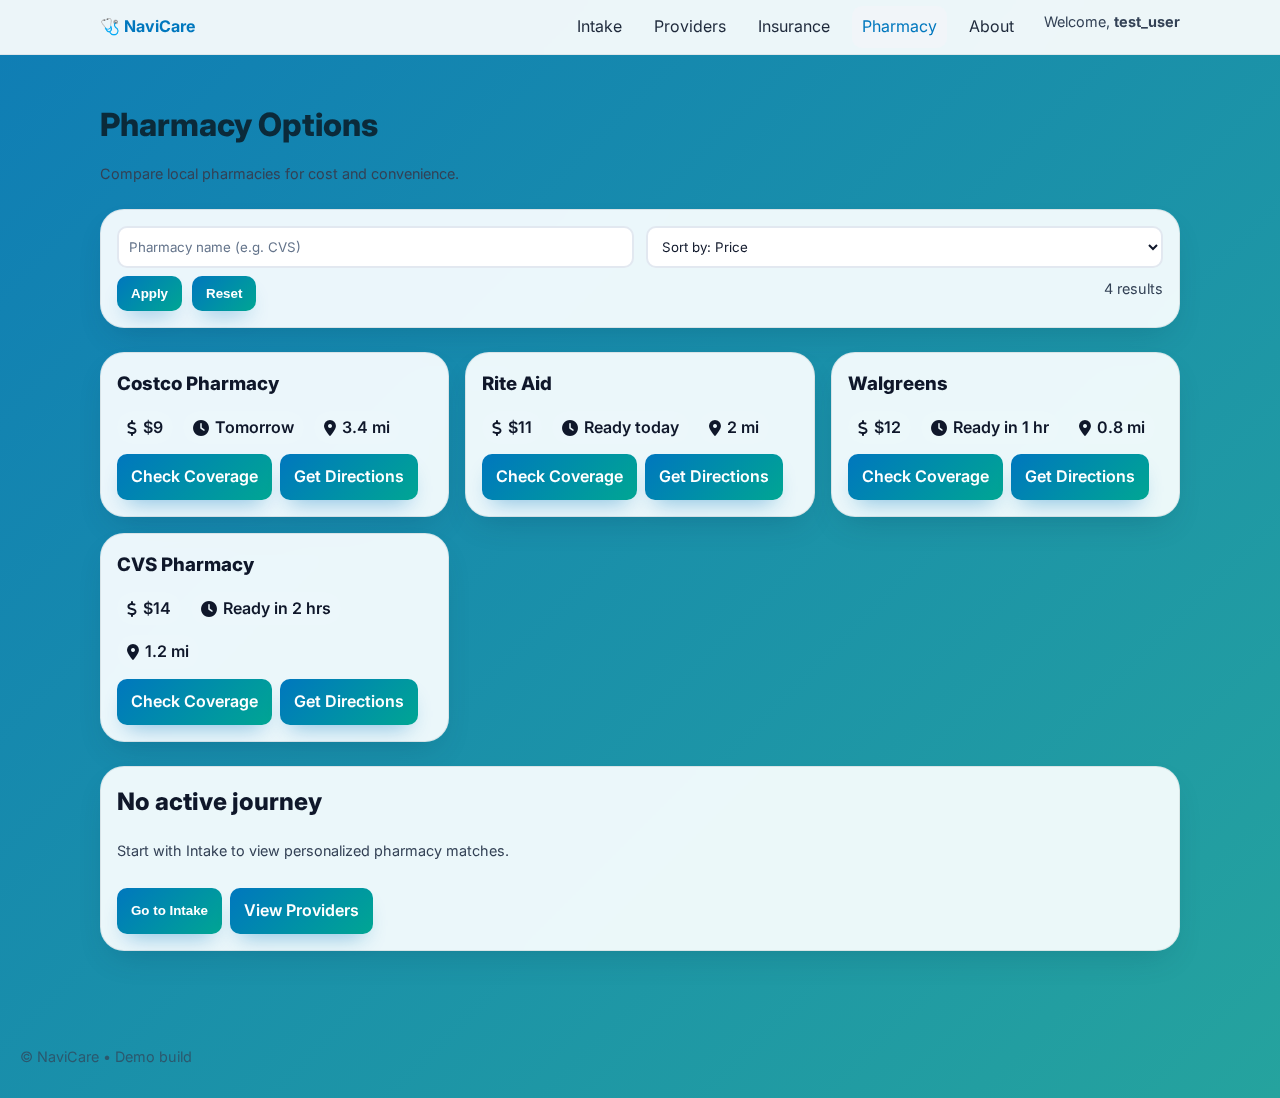
<file: web/views/pharmacy.html>
<!DOCTYPE html>
<html lang="en">
<head>
  <meta charset="UTF-8" />
  <meta name="viewport" content="width=device-width,initial-scale=1" />
  <title>NaviCare • Pharmacy</title>

  <link rel="stylesheet" href="../css/base.css" />
  <link rel="stylesheet" href="../css/layout.css" />
  <link rel="stylesheet" href="../css/components.css" />
  <link rel="stylesheet" href="https://cdnjs.cloudflare.com/ajax/libs/font-awesome/6.4.0/css/all.min.css" />
  <link href="https://fonts.googleapis.com/css2?family=Inter:wght@300;400;500;600;700&display=swap" rel="stylesheet" />
  <link href="https://fonts.googleapis.com/css2?family=Poppins:wght@300;400;500;600;700&display=swap" rel="stylesheet">


  <style>
    .filters{display:grid;grid-template-columns:repeat(auto-fit,minmax(220px,1fr));gap:12px}
    .pill{display:inline-flex;gap:6px;align-items:center;border-radius:999px;padding:4px 10px;font-weight:600;background:rgba(255,255,255,.06)}
    .grid.pharms{grid-template-columns:repeat(auto-fit,minmax(260px,1fr))}
    .card .meta{display:flex;gap:10px;flex-wrap:wrap;margin-top:6px}
    .card .actions{margin-top:10px;display:flex;gap:8px;flex-wrap:wrap}
    .empty{display:flex;flex-direction:column;gap:6px}
  </style>
</head>
<body>
  <!-- Navbar -->
  <header class="nc-header">
    <div class="container">
      <div class="nc-bar">
        <a class="brand" href="dashboard.html">🩺 NaviCare</a>
        <nav class="nc-nav">
          <a href="dashboard.html">Intake</a>
          <a href="providers.html">Providers</a>
          <a href="insurance.html">Insurance</a>
          <a href="pharmacy.html" class="active">Pharmacy</a>
          <a href="about.html">About</a>
        </nav>
        <div class="small">Welcome, <b>test_user</b></div>
      </div>
    </div>
  </header>

  <main class="container">
    <section class="section">
      <h1>Pharmacy Options</h1>
      <p class="small">Compare local pharmacies for cost and convenience.</p>
    </section>

    <!-- Filters -->
    <section class="section card">
      <div class="filters">
        <input id="qName" class="input" placeholder="Pharmacy name (e.g. CVS)" />
        <select id="qSort" class="input">
          <option value="price">Sort by: Price</option>
          <option value="distance">Sort by: Distance</option>
          <option value="eta">Sort by: Pickup time</option>
        </select>
      </div>
      <div class="toolbar" style="margin-top:8px;display:flex;gap:10px;align-items:center;flex-wrap:wrap">
        <button id="btnSearch" class="btn">Apply</button>
        <button id="btnReset" class="btn outline">Reset</button>
        <span id="count" class="small muted" style="margin-left:auto"></span>
      </div>
    </section>

    <!-- Results -->
    <section class="section">
      <div id="pharm-results" class="grid pharms"></div>
    </section>

    <!-- Empty-state -->
    <section class="section card" id="empty-state" style="display:none">
      <div class="empty">
        <h2>No active journey</h2>
        <p class="small">Start with Intake to view personalized pharmacy matches.</p>
        <div class="actions">
          <button class="btn" onclick="location.href='dashboard.html'">Go to Intake</button>
          <a class="btn outline" href="providers.html">View Providers</a>
        </div>
      </div>
    </section>
  </main>

  <footer>
    <div class="container small">© NaviCare • Demo build</div>
  </footer>

  <!-- Scripts -->
  <script src="../js/app.js"></script>
  <script src="../js/state.js?v=1"></script>
  <script src="../js/mock-data.js?v=3"></script>
  <script src="../js/api-service.js"></script>

  <script>
    // Fallback mock pharmacies if no journey yet
    const MOCK_PHARMACIES = [
      { name: "Walgreens", price: "$12", eta: "Ready in 1 hr", distance: 0.8 },
      { name: "CVS Pharmacy", price: "$14", eta: "Ready in 2 hrs", distance: 1.2 },
      { name: "Rite Aid", price: "$11", eta: "Ready today", distance: 2.0 },
      { name: "Costco Pharmacy", price: "$9", eta: "Tomorrow", distance: 3.4 }
    ];

    const JOURNEY_PHARMS = (window.NC?.state?.results?.pharmacies) || null;
    let BASE_LIST = JOURNEY_PHARMS || MOCK_PHARMACIES;

    // Load pharmacies from API if no journey state
    if (!JOURNEY_PHARMS) {
      loadPharmaciesFromAPI();
    }

    async function loadPharmaciesFromAPI() {
      try {
        const pharmacies = await APIService.getPharmacies({ medication: 'Ibuprofen' });
        BASE_LIST = pharmacies;
        render(BASE_LIST);
        updateCount();
      } catch (error) {
        console.error('Error loading pharmacies from API:', error);
        // Keep using MOCK_PHARMACIES as fallback
        BASE_LIST = MOCK_PHARMACIES;
        render(BASE_LIST);
        updateCount();
      }
    }

    const elResults = document.getElementById('pharm-results');
    const elCount   = document.getElementById('count');
    const elEmpty   = document.getElementById('empty-state');
    const controls = {
      name: document.getElementById('qName'),
      sort: document.getElementById('qSort'),
      search: document.getElementById('btnSearch'),
      reset: document.getElementById('btnReset')
    };

    function render(list){
      elResults.innerHTML = list.map(p=>`
        <div class="card">
          <h3>${p.name}</h3>
          <div class="meta">
            <span class="pill"><i class="fa-solid fa-dollar-sign"></i>${p.price}</span>
            <span class="pill"><i class="fa-solid fa-clock"></i>${p.eta}</span>
            <span class="pill"><i class="fa-solid fa-location-dot"></i>${p.distance} mi</span>
          </div>
          <div class="actions">
            <a class="btn" href="insurance.html">Check Coverage</a>
            <a class="btn outline" href="#" onclick="alert('Directions to ${p.name}...');return false;">Get Directions</a>
          </div>
        </div>
      `).join('');
      elCount.textContent = `${list.length} result${list.length!==1?'s':''}`;
    }

    function applyFilters(){
      const nameQ = controls.name.value.trim().toLowerCase();
      let list = BASE_LIST.filter(p => !nameQ || p.name.toLowerCase().includes(nameQ));

      const sortBy = controls.sort.value;
      list.sort((a,b)=>{
        if(sortBy==='distance') return a.distance - b.distance;
        if(sortBy==='eta') return a.eta.localeCompare(b.eta);
        if(sortBy==='price'){
          const n1=parseFloat(a.price.replace(/[^0-9.]/g,''))||0;
          const n2=parseFloat(b.price.replace(/[^0-9.]/g,''))||0;
          return n1-n2;
        }
        return 0;
      });
      render(list);
    }

    controls.search.onclick = applyFilters;
    controls.reset.onclick = ()=>{controls.name.value='';controls.sort.value='price';applyFilters();};

    // initial render
    applyFilters();

    // empty-state if no intake
    if (!(NC && NC.requireIntake && NC.requireIntake())) {
      elEmpty.style.display = 'block';
    }
  </script>
</body>
</html>
</file>
<file: assets/css/base.css>
/* ===== NaviCare Base — OG Blue/Teal Gradient + Clean Light Theme ===== */
:root {
  /* Brand */
  --primary-color: #0077be;
  --secondary-color: #00a693;
  --accent-color: #4fc3f7;

  /* Grays */
  --gray-50: #f8fafc; --gray-100: #f1f5f9; --gray-200: #e2e8f0;
  --gray-300: #cbd5e1; --gray-400: #94a3b8; --gray-500: #64748b;
  --gray-600: #475569; --gray-700: #334155; --gray-800: #1e293b; --gray-900: #0f172a;

  /* Surfaces */
  --surface: #ffffff;
  --border: rgba(0,0,0,.06);

  /* Radii / Shadows / Font */
  --radius-sm: .375rem; --radius: .75rem; --radius-xl: 1rem; --radius-2xl: 1.5rem;
  --shadow: 0 10px 15px -3px rgba(0,0,0,.10), 0 4px 6px -2px rgba(0,0,0,.05);
  --shadow-lg: 0 20px 25px -5px rgba(0,0,0,.10), 0 10px 10px -5px rgba(0,0,0,.04);
  --font: 'Inter', -apple-system, BlinkMacSystemFont, 'Segoe UI', Roboto, Helvetica, Arial, sans-serif;
}

/* ===== Global ===== */
* { box-sizing: border-box; }

html, body {
  margin: 0;
  line-height: 1.6;
  font-family: var(--font);
  color: var(--gray-900);
  background: linear-gradient(135deg, #0f7db5 0%, #25a39e 100%);
  min-height: 100%;
}

.container { max-width: 1120px; margin: auto; padding: 0 20px; }
.section { margin: 24px 0; }

h1, h2, h3, h4 {
  margin: 0 0 12px;
  font-weight: 800;
  color: var(--primary-color);
}
p, .small { margin: 0 0 10px; color: var(--gray-600); }
a { color: var(--primary-color); text-decoration: none; }
a:hover { text-decoration: underline; }

/* ===== Cards ===== */
.card {
  background: var(--surface);
  border: 1px solid var(--border);
  border-radius: var(--radius-2xl);
  box-shadow: var(--shadow);
  padding: 16px;
  backdrop-filter: saturate(140%) blur(6px);
  transition: transform .2s ease, box-shadow .2s ease;
}
.card:hover { transform: translateY(-2px); box-shadow: var(--shadow-lg); }

/* ===== Inputs ===== */
input, select, textarea {
  font-family: var(--font);
  background: #fff;
  color: var(--gray-900);
  border: 2px solid var(--gray-200);
  border-radius: 12px;
  padding: .8rem .9rem;
  transition: box-shadow .2s ease, border-color .2s ease;
}
input:focus, select:focus, textarea:focus {
  outline: none;
  border-color: var(--primary-color);
  box-shadow: 0 0 0 4px rgba(0,119,190,.12);
}
input::placeholder, textarea::placeholder { color: var(--gray-500); }

/* ===== Buttons ===== */
.btn, .btn-primary-modern {
  display: inline-flex;
  align-items: center;
  justify-content: center;
  gap: .5rem;
  padding: .9rem 1.4rem;
  border: 0;
  border-radius: 14px;
  font-weight: 600;
  color: #fff;
  background: linear-gradient(135deg, var(--primary-color), var(--secondary-color));
  box-shadow: 0 12px 22px -10px rgba(0,119,190,.45);
  cursor: pointer;
  transition: transform .18s ease, box-shadow .18s ease;
}
.btn:hover, .btn-primary-modern:hover {
  transform: translateY(-2px);
  box-shadow: 0 18px 36px -14px rgba(0,119,190,.45);
}

/* ===== Animations ===== */
.floating-icon { animation: float 3.2s ease-in-out infinite; }
@keyframes float { 0%,100%{transform:translateY(0)} 50%{transform:translateY(-12px)} }

.agent-pulse { animation: pulse 2s ease-in-out infinite; }
@keyframes pulse { 0%,100%{transform:scale(1);opacity:.3} 50%{transform:scale(1.08);opacity:.12} }

.progress-line::after,
.progress-fill { animation: grow 1.1s ease-out forwards; }
@keyframes grow { from{width:0} to{width:100%} }

/* ===== Gradient Readability Fixes ===== */
.card,
.symptom-card,
.progress-container,
.agent-card-modern,
.care-plan-card {
  background: rgba(255,255,255,0.92) !important;
  color: var(--gray-900) !important;
  border: 1px solid rgba(0,0,0,.08) !important;
  border-radius: var(--radius-2xl) !important;
  box-shadow: 0 14px 32px -12px rgba(2,48,71,.22) !important;
  backdrop-filter: blur(8px) saturate(140%) !important;
}
.card * { color: inherit; }
.card .small, .card .card-subtitle, .agent-status-modern {
  color: var(--gray-600) !important;
}

/* Inputs and text contrast */
input, textarea, select {
  background: #ffffff !important;
  color: var(--gray-900) !important;
  border: 2px solid var(--gray-200) !important;
}
input::placeholder, textarea::placeholder {
  color: var(--gray-500) !important;
}

/* Progress bar */
.progress-line { background: var(--gray-200) !important; }
.progress-line::after, .progress-fill {
  background: linear-gradient(90deg, var(--primary-color), var(--secondary-color)) !important;
}

/* ===== Navbar ===== */
.nc-header, .header {
  background: rgba(255,255,255,0.92) !important;
  border-bottom: 1px solid rgba(0,0,0,.06) !important;
  backdrop-filter: blur(8px) !important;
}
.brand { color: var(--primary-color) !important; }
.nc-nav a { color: var(--gray-800) !important; }
.nc-nav a.active, .nc-nav a:hover {
  background: var(--gray-100) !important;
  color: var(--primary-color) !important;
}

/* ===== Hero Title ===== */
.hero-title, h1.hero-title {
  background: none !important;
  -webkit-background-clip: initial !important;
  -webkit-text-fill-color: initial !important;
  color: #0b4e6e !important;
  text-shadow: none !important;
  filter: none !important;
  animation: fadeInTitle 1s ease-out forwards;
}
@keyframes fadeInTitle {
  from { opacity: 0; transform: translateY(10px); }
  to { opacity: 1; transform: translateY(0); }
}

/* ===== Text Contrast ===== */
p, .small, .card .small, .card p { color: var(--gray-700) !important; }
h2, h3, .section-title,
.form-label-modern, label,
.step-title, .progress-title { color: var(--gray-800) !important; }

/* About page feature cards */
.features .card, .values .card {
  background: rgba(255,255,255,0.96) !important;
  color: var(--gray-800) !important;
}

/* Paragraphs directly on gradient */
.section > p:not(.small):not(.muted) {
  color: var(--gray-800) !important;
}

/* ===== Titles on gradient: make them dark & crisp ===== */
h1.page-title,
.section h1,
h1.section-title,
.providers h1,
.find-providers h1,
.hero-title--alt {
  color: #0b2a3a !important;      /* deep navy for max contrast */
  text-shadow: none !important;
  filter: none !important;
}

/* Card titles should be solid dark text (not teal) */
.card h2,
.card h3,
.provider-card h2,
.provider-card h3 {
  color: var(--gray-900) !important;
}

/* ===== Buttons inside cards: solid, high-contrast ===== */
.card .btn,
.card .btn-primary,
.filter-bar .btn-apply {
  background: linear-gradient(135deg, var(--primary-color), var(--secondary-color)) !important;
  color: #fff !important;
  border: 0 !important;
  box-shadow: 0 12px 22px -10px rgba(0,119,190,.45) !important;
  backdrop-filter: none !important;         /* kill glass washout */
}

.card .btn:hover,
.card .btn-primary:hover,
.filter-bar .btn-apply:hover {
  transform: translateY(-2px);
  box-shadow: 0 18px 36px -14px rgba(0,119,190,.45) !important;
}

/* Optional: secondary/ghost buttons that still read well */
.btn-ghost,
.card .btn-ghost,
.filter-bar .btn-reset {
  background: #ffffff !important;
  color: var(--primary-color) !important;
  border: 2px solid var(--primary-color) !important;
  box-shadow: var(--shadow) !important;
  backdrop-filter: none !important;
}
.btn-ghost:hover,
.card .btn-ghost:hover,
.filter-bar .btn-reset:hover {
  background: rgba(0,119,190,.06) !important;
}

/* “In-Network” pill — keep readable on any card */
.badge,
.tag,
.in-network,
.status-pill {
  background: #0f766e !important;  /* teal/dark */
  color: #fff !important;
  border: 0 !important;
}

/* Filter bar card a touch brighter so controls pop */
.filter-bar,
.providers .card.filters {
  background: rgba(255,255,255,0.96) !important;
  border: 1px solid rgba(0,0,0,.08) !important;
}

/* Tiny detail: result count color */
.result-count { color: var(--gray-700) !important; }

/* ===== Final Fix: About Page Hero Title & Subtitle ===== */
.about-hero h1,
.about-section h1,
h1.about-title,
.about-hero .page-title {
  color: #0b2a3a !important;        /* deep navy for max contrast */
  text-shadow: none !important;
  filter: none !important;
}

.about-hero p,
.about-section p,
.about-hero .subtitle,
.about-section .subtitle {
  color: var(--gray-800) !important; /* readable gray text */
}
</file>
<file: assets/css/layout.css>
.nc-header{background:#0c2b33}
.nc-bar{display:flex;align-items:center;gap:20px}
.brand{display:flex;align-items:center;gap:10px;font-weight:700;text-decoration:none;color:#fff;padding:14px 0}
.nc-nav{display:flex;gap:12px;margin-left:auto}
.nc-nav a{color:#d7ecf0;text-decoration:none;padding:8px 10px;border-radius:10px}
.nc-nav a.active,.nc-nav a:hover{background:#14505e;color:#fff}
main.container{padding:20px 20px}
footer{opacity:.7;padding:20px 0;margin-top:30px}
</file>
<file: assets/css/components.css>
.card{background:var(--nc-card);border-radius:var(--radius);box-shadow:var(--shadow);padding:16px}
.btn{background:linear-gradient(90deg,var(--nc-teal),var(--nc-blue));border:0;color:#fff;padding:10px 14px;border-radius:10px;cursor:pointer}
.input, select{background:#09303a;border:1px solid #0e4d5b;color:#d7ecf0;border-radius:10px;padding:10px;width:100%}
.row{display:grid;grid-template-columns:repeat(12,1fr);gap:16px}
.col-12{grid-column:span 12}
.col-6{grid-column:span 6}
.col-4{grid-column:span 4}
.grid{display:grid;grid-template-columns:repeat(auto-fill,minmax(280px,1fr));gap:16px}
.badge{display:inline-block;padding:4px 8px;border-radius:999px;background:#0e4d5b;color:#bfe9f1;font-size:.8rem}
.small{font-size:.9rem;color:var(--nc-muted)}
</file>
<file: dashboard.css>
/* ===== CSS VARIABLES ===== */
:root {
    /* Colors */
    --primary-color: #0077be;
    --secondary-color: #00a693;
    --accent-color: #4fc3f7;
    --success-color: #22c55e;
    --warning-color: #f59e0b;
    --error-color: #ef4444;
    --white: #ffffff;
    --gray-50: #f8fafc;
    --gray-100: #f1f5f9;
    --gray-200: #e2e8f0;
    --gray-300: #cbd5e1;
    --gray-400: #94a3b8;
    --gray-500: #64748b;
    --gray-600: #475569;
    --gray-700: #334155;
    --gray-800: #1e293b;
    --gray-900: #0f172a;

    /* Agent Colors */
    --insurance-color: #6366f1;
    --doctor-color: #059669;
    --pharmacy-color: #dc2626;
    --appointment-color: #7c3aed;
    --coordinator-color: #ea580c;

    /* Spacing */
    --space-1: 0.25rem;
    --space-2: 0.5rem;
    --space-3: 0.75rem;
    --space-4: 1rem;
    --space-5: 1.25rem;
    --space-6: 1.5rem;
    --space-8: 2rem;
    --space-10: 2.5rem;
    --space-12: 3rem;
    --space-16: 4rem;
    --space-20: 5rem;

    /* Typography */
    --font-size-xs: 0.75rem;
    --font-size-sm: 0.875rem;
    --font-size-base: 1rem;
    --font-size-lg: 1.125rem;
    --font-size-xl: 1.25rem;
    --font-size-2xl: 1.5rem;
    --font-size-3xl: 1.875rem;
    --font-size-4xl: 2.25rem;

    /* Border Radius */
    --radius-sm: 0.375rem;
    --radius-base: 0.5rem;
    --radius-lg: 0.75rem;
    --radius-xl: 1rem;
    --radius-2xl: 1.5rem;
    --radius-full: 9999px;

    /* Shadows */
    --shadow-sm: 0 1px 2px 0 rgba(0, 0, 0, 0.05);
    --shadow-base: 0 1px 3px 0 rgba(0, 0, 0, 0.1), 0 1px 2px 0 rgba(0, 0, 0, 0.06);
    --shadow-lg: 0 10px 15px -3px rgba(0, 0, 0, 0.1), 0 4px 6px -2px rgba(0, 0, 0, 0.05);
    --shadow-xl: 0 20px 25px -5px rgba(0, 0, 0, 0.1), 0 10px 10px -5px rgba(0, 0, 0, 0.04);

    /* Transitions */
    --transition-fast: 150ms ease-in-out;
    --transition-normal: 300ms ease-in-out;
    --transition-slow: 500ms ease-in-out;
}

/* ===== BASE STYLES ===== */
* {
    margin: 0;
    padding: 0;
    box-sizing: border-box;
}

body {
    font-family: 'Inter', -apple-system, BlinkMacSystemFont, 'Segoe UI', 'Roboto', sans-serif;
    line-height: 1.6;
    color: var(--gray-900);
    background: linear-gradient(135deg, var(--gray-50) 0%, var(--white) 100%);
    min-height: 100vh;
}

/* ===== HEADER ===== */
.header {
    background: var(--white);
    border-bottom: 1px solid var(--gray-200);
    position: sticky;
    top: 0;
    z-index: 100;
    backdrop-filter: blur(10px);
}

.header-container {
    display: flex;
    justify-content: space-between;
    align-items: center;
    padding: var(--space-4) var(--space-6);
    max-width: 1400px;
    margin: 0 auto;
}

.brand {
    display: flex;
    align-items: center;
    gap: var(--space-3);
}

.logo {
    width: 40px;
    height: 40px;
    background: linear-gradient(135deg, var(--primary-color), var(--secondary-color));
    border-radius: var(--radius-lg);
    display: flex;
    align-items: center;
    justify-content: center;
    color: var(--white);
    font-size: var(--font-size-xl);
}

.brand-name {
    font-size: var(--font-size-xl);
    font-weight: 800;
    color: var(--primary-color);
}

.header-actions {
    display: flex;
    align-items: center;
    gap: var(--space-4);
}

.user-info {
    display: flex;
    align-items: center;
    gap: var(--space-3);
}

.user-avatar {
    font-size: var(--font-size-2xl);
    color: var(--gray-400);
}

.user-welcome {
    font-weight: 500;
    color: var(--gray-700);
}

.logout-btn {
    display: flex;
    align-items: center;
    gap: var(--space-2);
    padding: var(--space-2) var(--space-4);
    background: transparent;
    border: 2px solid var(--gray-200);
    border-radius: var(--radius-lg);
    color: var(--gray-600);
    font-weight: 500;
    cursor: pointer;
    transition: all var(--transition-normal);
}

.logout-btn:hover {
    border-color: var(--error-color);
    color: var(--error-color);
    background: rgba(239, 68, 68, 0.05);
}

/* ===== MAIN CONTENT ===== */
.main-content {
    padding: var(--space-4) var(--space-6);
}

.container {
    max-width: 1400px;
    margin: 0 auto;
}

/* ===== HERO SECTION ===== */
.hero-section {
    display: grid;
    grid-template-columns: 1fr auto;
    gap: var(--space-8);
    align-items: center;
    padding: var(--space-8) 0;
    margin-bottom: var(--space-8);
}

.hero-content {
    max-width: 600px;
}

.hero-title {
    font-size: clamp(2rem, 5vw, 3.5rem);
    font-weight: 800;
    background: linear-gradient(135deg, var(--primary-color), var(--secondary-color));
    -webkit-background-clip: text;
    -webkit-text-fill-color: transparent;
    background-clip: text;
    margin-bottom: var(--space-4);
    line-height: 1.2;
}

.hero-subtitle {
    font-size: var(--font-size-xl);
    color: var(--gray-600);
    font-weight: 400;
    line-height: 1.5;
}

.hero-illustration {
    position: relative;
    width: 200px;
    height: 200px;
    display: flex;
    align-items: center;
    justify-content: center;
}

.floating-icon {
    position: absolute;
    width: 60px;
    height: 60px;
    background: linear-gradient(135deg, var(--primary-color), var(--secondary-color));
    border-radius: 50%;
    display: flex;
    align-items: center;
    justify-content: center;
    color: var(--white);
    font-size: var(--font-size-xl);
    animation: float 3s ease-in-out infinite;
    box-shadow: var(--shadow-lg);
}

.floating-icon:nth-child(2) {
    top: -20px;
    right: 20px;
}

.floating-icon:nth-child(3) {
    bottom: -20px;
    left: 20px;
}

@keyframes float {
    0%, 100% {
        transform: translateY(0px) rotate(0deg);
    }
    50% {
        transform: translateY(-20px) rotate(180deg);
    }
}

/* ===== WORKFLOW PROGRESS ===== */
.workflow-progress {
    margin-bottom: var(--space-10);
}

.progress-container {
    background: var(--white);
    border-radius: var(--radius-2xl);
    padding: var(--space-8);
    box-shadow: var(--shadow-xl);
    border: 1px solid rgba(255, 255, 255, 0.8);
    backdrop-filter: blur(10px);
}

.progress-header {
    display: flex;
    justify-content: space-between;
    align-items: center;
    margin-bottom: var(--space-8);
}

.progress-title {
    font-size: var(--font-size-2xl);
    font-weight: 700;
    color: var(--gray-900);
}

.progress-stats {
    display: flex;
    gap: var(--space-6);
}

.progress-stat {
    text-align: center;
}

.stat-number {
    display: block;
    font-size: var(--font-size-2xl);
    font-weight: 800;
    color: var(--primary-color);
}

.stat-label {
    font-size: var(--font-size-sm);
    color: var(--gray-600);
    font-weight: 500;
}

.progress-track {
    position: relative;
}

.progress-line {
    position: absolute;
    top: 40px;
    left: 40px;
    right: 40px;
    height: 4px;
    background: var(--gray-200);
    border-radius: 2px;
    z-index: 1;
}

.progress-line::after {
    content: '';
    position: absolute;
    top: 0;
    left: 0;
    height: 100%;
    background: linear-gradient(90deg, var(--primary-color), var(--secondary-color));
    border-radius: 2px;
    width: 0%;
    transition: width 1s ease-in-out;
}

.step-indicators {
    display: flex;
    justify-content: space-between;
    position: relative;
    z-index: 2;
}

.step-indicator {
    display: flex;
    flex-direction: column;
    align-items: center;
    text-align: center;
    max-width: 120px;
    transition: all var(--transition-normal);
}

.step-circle {
    width: 80px;
    height: 80px;
    border-radius: 50%;
    background: var(--gray-200);
    display: flex;
    align-items: center;
    justify-content: center;
    font-size: var(--font-size-xl);
    color: var(--gray-400);
    margin-bottom: var(--space-3);
    transition: all var(--transition-normal);
    position: relative;
    overflow: hidden;
}

.step-circle::before {
    content: '';
    position: absolute;
    inset: 0;
    background: linear-gradient(135deg, var(--primary-color), var(--secondary-color));
    opacity: 0;
    transition: opacity var(--transition-normal);
}

.step-circle i {
    position: relative;
    z-index: 2;
}

.step-info {
    display: flex;
    flex-direction: column;
    gap: var(--space-1);
}

.step-title {
    font-size: var(--font-size-base);
    font-weight: 600;
    color: var(--gray-600);
    transition: color var(--transition-normal);
}

.step-description {
    font-size: var(--font-size-sm);
    color: var(--gray-500);
    line-height: 1.3;
}

.step-indicator.active .step-circle {
    background: var(--primary-color);
    color: var(--white);
    transform: scale(1.1);
    box-shadow: var(--shadow-lg);
}

.step-indicator.active .step-title {
    color: var(--primary-color);
}

.step-indicator.completed .step-circle {
    background: var(--success-color);
    color: var(--white);
    box-shadow: var(--shadow-lg);
}

.step-indicator.completed .step-title {
    color: var(--success-color);
}

/* ===== SYMPTOM INPUT ===== */
.symptom-input-section {
    margin-bottom: var(--space-10);
}

.symptom-card {
    background: var(--white);
    border-radius: var(--radius-2xl);
    box-shadow: var(--shadow-xl);
    overflow: hidden;
    border: 1px solid rgba(255, 255, 255, 0.8);
    backdrop-filter: blur(10px);
    transition: all var(--transition-normal);
}

.symptom-card:hover {
    transform: translateY(-4px);
    box-shadow: 0 25px 50px -12px rgba(0, 0, 0, 0.15);
}

.card-header-modern {
    display: flex;
    align-items: center;
    gap: var(--space-4);
    padding: var(--space-8);
    background: linear-gradient(135deg, rgba(0, 119, 190, 0.05), rgba(0, 166, 147, 0.05));
    border-bottom: 1px solid var(--gray-100);
}

.header-icon {
    width: 60px;
    height: 60px;
    background: linear-gradient(135deg, var(--primary-color), var(--secondary-color));
    border-radius: var(--radius-xl);
    display: flex;
    align-items: center;
    justify-content: center;
    color: var(--white);
    font-size: var(--font-size-xl);
    box-shadow: var(--shadow-lg);
}

.header-content {
    flex: 1;
}

.card-title-modern {
    font-size: var(--font-size-2xl);
    font-weight: 700;
    color: var(--gray-900);
    margin-bottom: var(--space-2);
}

.card-subtitle {
    font-size: var(--font-size-base);
    color: var(--gray-600);
    line-height: 1.5;
}

.card-body-modern {
    padding: var(--space-8);
}

.symptom-form {
    display: flex;
    flex-direction: column;
    gap: var(--space-6);
}

.form-group-modern {
    display: flex;
    flex-direction: column;
    gap: var(--space-3);
}

.form-label-modern {
    display: flex;
    align-items: center;
    gap: var(--space-2);
    font-size: var(--font-size-base);
    font-weight: 600;
    color: var(--gray-700);
}

.form-label-modern i {
    color: var(--primary-color);
}

.input-wrapper {
    position: relative;
}

.form-textarea-modern,
.form-select-modern {
    width: 100%;
    padding: var(--space-4);
    border: 2px solid var(--gray-200);
    border-radius: var(--radius-xl);
    font-size: var(--font-size-base);
    font-family: inherit;
    transition: all var(--transition-normal);
    background: var(--white);
}

.form-textarea-modern {
    resize: vertical;
    min-height: 120px;
}

.form-textarea-modern:focus,
.form-select-modern:focus {
    outline: none;
    border-color: var(--primary-color);
    box-shadow: 0 0 0 4px rgba(0, 119, 190, 0.1);
    transform: translateY(-2px);
}

.input-helper {
    display: flex;
    justify-content: flex-end;
    margin-top: var(--space-2);
}

.character-count {
    font-size: var(--font-size-sm);
    color: var(--gray-500);
}

.form-row-modern {
    display: grid;
    grid-template-columns: 1fr 1fr;
    gap: var(--space-6);
}

.btn-modern {
    position: relative;
    display: flex;
    align-items: center;
    justify-content: center;
    gap: var(--space-3);
    padding: var(--space-4) var(--space-8);
    border: none;
    border-radius: var(--radius-xl);
    font-size: var(--font-size-base);
    font-weight: 600;
    cursor: pointer;
    transition: all var(--transition-normal);
    overflow: hidden;
    min-height: 56px;
}

.btn-primary-modern {
    background: linear-gradient(135deg, var(--primary-color), var(--secondary-color));
    color: var(--white);
    box-shadow: var(--shadow-lg);
}

.btn-primary-modern:hover {
    transform: translateY(-3px);
    box-shadow: 0 20px 40px -12px rgba(0, 119, 190, 0.4);
}

.btn-primary-modern:active {
    transform: translateY(-1px);
}

.btn-icon {
    display: flex;
    align-items: center;
    transition: transform var(--transition-normal);
}

.btn-primary-modern:hover .btn-icon {
    transform: scale(1.1);
}

.btn-loader {
    position: absolute;
    inset: 0;
    display: flex;
    align-items: center;
    justify-content: center;
    background: inherit;
    opacity: 0;
    transition: opacity var(--transition-normal);
}

.btn-modern.loading .btn-text,
.btn-modern.loading .btn-icon {
    opacity: 0;
}

.btn-modern.loading .btn-loader {
    opacity: 1;
}

.spinner {
    width: 24px;
    height: 24px;
    border: 2px solid rgba(255, 255, 255, 0.3);
    border-top: 2px solid var(--white);
    border-radius: 50%;
    animation: spin 1s linear infinite;
}

@keyframes spin {
    0% { transform: rotate(0deg); }
    100% { transform: rotate(360deg); }
}

/* ===== AGENT CARDS ===== */
.agents-section-modern {
    display: flex;
    flex-direction: column;
    gap: var(--space-8);
    margin-bottom: var(--space-10);
}

.agent-card-modern {
    background: var(--white);
    border-radius: var(--radius-2xl);
    box-shadow: var(--shadow-lg);
    overflow: hidden;
    transition: all var(--transition-normal);
    border: 1px solid var(--gray-100);
    cursor: pointer;
}

.agent-card-modern:hover {
    transform: translateY(-2px);
    box-shadow: var(--shadow-xl);
}

.agent-header-modern {
    display: flex;
    align-items: center;
    gap: var(--space-4);
    padding: var(--space-6);
    background: linear-gradient(135deg, rgba(248, 250, 252, 0.8), rgba(241, 245, 249, 0.8));
    backdrop-filter: blur(10px);
}

.agent-avatar {
    position: relative;
    width: 64px;
    height: 64px;
    border-radius: var(--radius-xl);
    display: flex;
    align-items: center;
    justify-content: center;
    font-size: var(--font-size-xl);
    color: var(--white);
    box-shadow: var(--shadow-lg);
    overflow: hidden;
}

.agent-avatar.insurance { background: linear-gradient(135deg, var(--insurance-color), #5b59c4); }
.agent-avatar.patient { background: linear-gradient(135deg, var(--primary-color), #0369a1); }
.agent-avatar.doctor { background: linear-gradient(135deg, var(--doctor-color), #047857); }
.agent-avatar.pharmacy { background: linear-gradient(135deg, var(--pharmacy-color), #b91c1c); }
.agent-avatar.coordinator { background: linear-gradient(135deg, var(--coordinator-color), #c2410c); }

.agent-pulse {
    position: absolute;
    inset: -4px;
    border-radius: var(--radius-xl);
    background: inherit;
    opacity: 0.3;
    animation: pulse 2s ease-in-out infinite;
}

@keyframes pulse {
    0%, 100% {
        transform: scale(1);
        opacity: 0.3;
    }
    50% {
        transform: scale(1.1);
        opacity: 0.1;
    }
}

.agent-info-modern {
    flex: 1;
}

.agent-title-modern {
    font-size: var(--font-size-xl);
    font-weight: 700;
    color: var(--gray-900);
    margin-bottom: var(--space-2);
}

.agent-status-modern {
    font-size: var(--font-size-base);
    color: var(--gray-600);
    margin-bottom: var(--space-3);
}

.agent-progress {
    width: 100%;
    height: 4px;
    background: var(--gray-200);
    border-radius: 2px;
    overflow: hidden;
}

.progress-bar {
    height: 100%;
    position: relative;
}

.progress-fill {
    height: 100%;
    background: linear-gradient(90deg, var(--primary-color), var(--secondary-color));
    width: 0%;
    transition: width 2s ease-in-out;
    border-radius: 2px;
}

.agent-indicator-modern {
    display: flex;
    align-items: center;
}

.status-badge {
    display: flex;
    align-items: center;
    justify-content: center;
    width: 40px;
    height: 40px;
    border-radius: 50%;
    font-size: var(--font-size-base);
    transition: all var(--transition-normal);
}

.status-badge.processing {
    background: var(--warning-color);
    color: var(--white);
    animation: processing 1.5s ease-in-out infinite;
}

.status-badge.waiting {
    background: var(--gray-300);
    color: var(--gray-600);
}

.status-badge.completed {
    background: var(--success-color);
    color: var(--white);
}

@keyframes processing {
    0%, 100% {
        transform: scale(1);
    }
    50% {
        transform: scale(1.1);
    }
}

.agent-content-modern {
    padding: var(--space-6);
    display: block; /* Always show content now that results are displayed inside */
    border-top: 1px solid var(--gray-100);
    background: linear-gradient(135deg, rgba(248, 250, 252, 0.5), rgba(255, 255, 255, 0.8));
}

.agent-content-modern.visible {
    display: block;
    animation: slideDown 0.5s ease-out;
}

/* Agent Result Styles */
.agent-result {
    font-size: var(--font-size-sm);
}

.agent-result h5 {
    margin: 0 0 var(--space-2) 0;
    font-weight: 600;
    font-size: var(--font-size-sm);
}

.result-item {
    margin-bottom: var(--space-1);
    line-height: 1.4;
    color: var(--gray-700);
}

.result-item strong {
    color: var(--gray-900);
}

/* Status badge completed state */
.status-badge.completed {
    background: var(--success-color);
    color: white;
}

.status-badge.completed i {
    color: white;
}

@keyframes slideDown {
    from {
        opacity: 0;
        transform: translateY(-20px);
    }
    to {
        opacity: 1;
        transform: translateY(0);
    }
}

/* ===== CARE PLAN ===== */
.care-plan-section-modern {
    margin-bottom: var(--space-10);
}

.care-plan-card {
    background: var(--white);
    border-radius: var(--radius-2xl);
    box-shadow: var(--shadow-xl);
    overflow: hidden;
    border: 1px solid rgba(255, 255, 255, 0.8);
    backdrop-filter: blur(10px);
}

.care-plan-header {
    display: flex;
    align-items: center;
    gap: var(--space-4);
    padding: var(--space-8);
    background: linear-gradient(135deg, var(--success-color), #22c55e);
    color: var(--white);
}

.header-icon-large {
    width: 80px;
    height: 80px;
    background: rgba(255, 255, 255, 0.2);
    border-radius: var(--radius-xl);
    display: flex;
    align-items: center;
    justify-content: center;
    font-size: var(--font-size-3xl);
    box-shadow: var(--shadow-lg);
}

.header-content-large {
    flex: 1;
}

.care-plan-title {
    font-size: var(--font-size-3xl);
    font-weight: 800;
    margin-bottom: var(--space-2);
}

.care-plan-subtitle {
    font-size: var(--font-size-lg);
    opacity: 0.9;
}

.care-plan-badge {
    display: flex;
    align-items: center;
    gap: var(--space-2);
    padding: var(--space-3) var(--space-4);
    background: rgba(255, 255, 255, 0.2);
    border-radius: var(--radius-lg);
    font-weight: 600;
    backdrop-filter: blur(10px);
}

.care-plan-body {
    padding: var(--space-8);
}

.section-title {
    font-size: var(--font-size-2xl);
    font-weight: 600;
    color: var(--gray-900);
    margin-bottom: var(--space-6);
}

/* ===== NOTIFICATION SYSTEM ===== */
.notification {
    position: fixed;
    top: 20px;
    right: 20px;
    background: var(--white);
    border-radius: var(--radius-xl);
    box-shadow: var(--shadow-xl);
    border: 1px solid var(--gray-200);
    z-index: 1000;
    transform: translateX(400px);
    opacity: 0;
    transition: all var(--transition-normal);
    max-width: 400px;
}

.notification.show {
    transform: translateX(0);
    opacity: 1;
}

.notification.success {
    border-color: var(--success-color);
}

.notification.error {
    border-color: var(--error-color);
}

.notification.warning {
    border-color: var(--warning-color);
}

.notification.info {
    border-color: var(--primary-color);
}

.notification-content {
    display: flex;
    align-items: center;
    gap: var(--space-3);
    padding: var(--space-4);
}

.notification-icon::before {
    font-family: 'Font Awesome 6 Free';
    font-weight: 900;
}

.notification.success .notification-icon::before {
    content: '\f00c';
    color: var(--success-color);
}

.notification.error .notification-icon::before {
    content: '\f00d';
    color: var(--error-color);
}

.notification.warning .notification-icon::before {
    content: '\f071';
    color: var(--warning-color);
}

.notification.info .notification-icon::before {
    content: '\f05a';
    color: var(--primary-color);
}

.notification-message {
    font-weight: 500;
    color: var(--gray-800);
}

/* ===== RESPONSIVE DESIGN ===== */
@media (max-width: 1024px) {
    .hero-section {
        grid-template-columns: 1fr;
        text-align: center;
        gap: var(--space-6);
    }

    .form-row-modern {
        grid-template-columns: 1fr;
    }
}

@media (max-width: 768px) {
    .main-content {
        padding: var(--space-4);
    }

    .progress-header {
        flex-direction: column;
        align-items: flex-start;
        gap: var(--space-4);
    }

    .step-indicators {
        flex-direction: column;
        align-items: center;
    }

    .progress-line {
        display: none;
    }

    .step-indicator {
        margin-bottom: var(--space-4);
    }
}

@media (max-width: 480px) {
    .hero-title {
        font-size: clamp(1.5rem, 8vw, 2.5rem);
    }

    .progress-stats {
        flex-direction: column;
        gap: var(--space-3);
    }

    .step-circle {
        width: 60px;
        height: 60px;
        font-size: var(--font-size-lg);
    }
}

/* ===== ANIMATIONS ===== */
@keyframes fadeIn {
    from {
        opacity: 0;
        transform: translateY(20px);
    }
    to {
        opacity: 1;
        transform: translateY(0);
    }
}

.fade-in {
    animation: fadeIn 0.6s ease-out;
}
</file>
<file: web/css/base.css>
/* ===== NaviCare Base — OG Blue/Teal Gradient + Clean Light Theme ===== */
:root {
  /* Brand */
  --primary-color: #0077be;
  --secondary-color: #00a693;
  --accent-color: #4fc3f7;

  /* Grays */
  --gray-50: #f8fafc; --gray-100: #f1f5f9; --gray-200: #e2e8f0;
  --gray-300: #cbd5e1; --gray-400: #94a3b8; --gray-500: #64748b;
  --gray-600: #475569; --gray-700: #334155; --gray-800: #1e293b; --gray-900: #0f172a;

  /* Surfaces */
  --surface: #ffffff;
  --border: rgba(0,0,0,.06);

  /* Radii / Shadows / Font */
  --radius-sm: .375rem; --radius: .75rem; --radius-xl: 1rem; --radius-2xl: 1.5rem;
  --shadow: 0 10px 15px -3px rgba(0,0,0,.10), 0 4px 6px -2px rgba(0,0,0,.05);
  --shadow-lg: 0 20px 25px -5px rgba(0,0,0,.10), 0 10px 10px -5px rgba(0,0,0,.04);
  --font: 'Inter', -apple-system, BlinkMacSystemFont, 'Segoe UI', Roboto, Helvetica, Arial, sans-serif;
}

/* ===== Global ===== */
* { box-sizing: border-box; }

html, body {
  margin: 0;
  line-height: 1.6;
  font-family: var(--font);
  color: var(--gray-900);
  background: linear-gradient(135deg, #0f7db5 0%, #25a39e 100%);
  min-height: 100%;
}

.container { max-width: 1120px; margin: auto; padding: 0 20px; }
.section { margin: 24px 0; }

h1, h2, h3, h4 {
  margin: 0 0 12px;
  font-weight: 800;
  color: var(--primary-color);
}
p, .small { margin: 0 0 10px; color: var(--gray-600); }
a { color: var(--primary-color); text-decoration: none; }
a:hover { text-decoration: underline; }

/* ===== Cards ===== */
.card {
  background: var(--surface);
  border: 1px solid var(--border);
  border-radius: var(--radius-2xl);
  box-shadow: var(--shadow);
  padding: 16px;
  backdrop-filter: saturate(140%) blur(6px);
  transition: transform .2s ease, box-shadow .2s ease;
}
.card:hover { transform: translateY(-2px); box-shadow: var(--shadow-lg); }

/* ===== Inputs ===== */
input, select, textarea {
  font-family: var(--font);
  background: #fff;
  color: var(--gray-900);
  border: 2px solid var(--gray-200);
  border-radius: 12px;
  padding: .8rem .9rem;
  transition: box-shadow .2s ease, border-color .2s ease;
}
input:focus, select:focus, textarea:focus {
  outline: none;
  border-color: var(--primary-color);
  box-shadow: 0 0 0 4px rgba(0,119,190,.12);
}
input::placeholder, textarea::placeholder { color: var(--gray-500); }

/* ===== Buttons ===== */
.btn, .btn-primary-modern {
  display: inline-flex;
  align-items: center;
  justify-content: center;
  gap: .5rem;
  padding: .9rem 1.4rem;
  border: 0;
  border-radius: 14px;
  font-weight: 600;
  color: #fff;
  background: linear-gradient(135deg, var(--primary-color), var(--secondary-color));
  box-shadow: 0 12px 22px -10px rgba(0,119,190,.45);
  cursor: pointer;
  transition: transform .18s ease, box-shadow .18s ease;
}
.btn:hover, .btn-primary-modern:hover {
  transform: translateY(-2px);
  box-shadow: 0 18px 36px -14px rgba(0,119,190,.45);
}

/* ===== Animations ===== */
.floating-icon { animation: float 3.2s ease-in-out infinite; }
@keyframes float { 0%,100%{transform:translateY(0)} 50%{transform:translateY(-12px)} }

.agent-pulse { animation: pulse 2s ease-in-out infinite; }
@keyframes pulse { 0%,100%{transform:scale(1);opacity:.3} 50%{transform:scale(1.08);opacity:.12} }

.progress-line::after,
.progress-fill { animation: grow 1.1s ease-out forwards; }
@keyframes grow { from{width:0} to{width:100%} }

/* ===== Gradient Readability Fixes ===== */
.card,
.symptom-card,
.progress-container,
.agent-card-modern,
.care-plan-card {
  background: rgba(255,255,255,0.92) !important;
  color: var(--gray-900) !important;
  border: 1px solid rgba(0,0,0,.08) !important;
  border-radius: var(--radius-2xl) !important;
  box-shadow: 0 14px 32px -12px rgba(2,48,71,.22) !important;
  backdrop-filter: blur(8px) saturate(140%) !important;
}
.card * { color: inherit; }
.card .small, .card .card-subtitle, .agent-status-modern {
  color: var(--gray-600) !important;
}

/* Inputs and text contrast */
input, textarea, select {
  background: #ffffff !important;
  color: var(--gray-900) !important;
  border: 2px solid var(--gray-200) !important;
}
input::placeholder, textarea::placeholder {
  color: var(--gray-500) !important;
}

/* Progress bar */
.progress-line { background: var(--gray-200) !important; }
.progress-line::after, .progress-fill {
  background: linear-gradient(90deg, var(--primary-color), var(--secondary-color)) !important;
}

/* ===== Navbar ===== */
.nc-header, .header {
  background: rgba(255,255,255,0.92) !important;
  border-bottom: 1px solid rgba(0,0,0,.06) !important;
  backdrop-filter: blur(8px) !important;
}
.brand { color: var(--primary-color) !important; }
.nc-nav a { color: var(--gray-800) !important; }
.nc-nav a.active, .nc-nav a:hover {
  background: var(--gray-100) !important;
  color: var(--primary-color) !important;
}

/* ===== Hero Title ===== */
.hero-title, h1.hero-title {
  background: none !important;
  -webkit-background-clip: initial !important;
  -webkit-text-fill-color: initial !important;
  color: #0b4e6e !important;
  text-shadow: none !important;
  filter: none !important;
  animation: fadeInTitle 1s ease-out forwards;
}
@keyframes fadeInTitle {
  from { opacity: 0; transform: translateY(10px); }
  to { opacity: 1; transform: translateY(0); }
}

/* ===== Text Contrast ===== */
p, .small, .card .small, .card p { color: var(--gray-700) !important; }
h2, h3, .section-title,
.form-label-modern, label,
.step-title, .progress-title { color: var(--gray-800) !important; }

/* About page feature cards */
.features .card, .values .card {
  background: rgba(255,255,255,0.96) !important;
  color: var(--gray-800) !important;
}

/* Paragraphs directly on gradient */
.section > p:not(.small):not(.muted) {
  color: var(--gray-800) !important;
}

/* ===== Titles on gradient: make them dark & crisp ===== */
h1.page-title,
.section h1,
h1.section-title,
.providers h1,
.find-providers h1,
.hero-title--alt {
  color: #0b2a3a !important;      /* deep navy for max contrast */
  text-shadow: none !important;
  filter: none !important;
}

/* Card titles should be solid dark text (not teal) */
.card h2,
.card h3,
.provider-card h2,
.provider-card h3 {
  color: var(--gray-900) !important;
}

/* ===== Buttons inside cards: solid, high-contrast ===== */
.card .btn,
.card .btn-primary,
.filter-bar .btn-apply {
  background: linear-gradient(135deg, var(--primary-color), var(--secondary-color)) !important;
  color: #fff !important;
  border: 0 !important;
  box-shadow: 0 12px 22px -10px rgba(0,119,190,.45) !important;
  backdrop-filter: none !important;         /* kill glass washout */
}

.card .btn:hover,
.card .btn-primary:hover,
.filter-bar .btn-apply:hover {
  transform: translateY(-2px);
  box-shadow: 0 18px 36px -14px rgba(0,119,190,.45) !important;
}

/* Optional: secondary/ghost buttons that still read well */
.btn-ghost,
.card .btn-ghost,
.filter-bar .btn-reset {
  background: #ffffff !important;
  color: var(--primary-color) !important;
  border: 2px solid var(--primary-color) !important;
  box-shadow: var(--shadow) !important;
  backdrop-filter: none !important;
}
.btn-ghost:hover,
.card .btn-ghost:hover,
.filter-bar .btn-reset:hover {
  background: rgba(0,119,190,.06) !important;
}

/* “In-Network” pill — keep readable on any card */
.badge,
.tag,
.in-network,
.status-pill {
  background: #0f766e !important;  /* teal/dark */
  color: #fff !important;
  border: 0 !important;
}

/* Filter bar card a touch brighter so controls pop */
.filter-bar,
.providers .card.filters {
  background: rgba(255,255,255,0.96) !important;
  border: 1px solid rgba(0,0,0,.08) !important;
}

/* Tiny detail: result count color */
.result-count { color: var(--gray-700) !important; }

/* ===== Final Fix: About Page Hero Title & Subtitle ===== */
.about-hero h1,
.about-section h1,
h1.about-title,
.about-hero .page-title {
  color: #0b2a3a !important;        /* deep navy for max contrast */
  text-shadow: none !important;
  filter: none !important;
}

.about-hero p,
.about-section p,
.about-hero .subtitle,
.about-section .subtitle {
  color: var(--gray-800) !important; /* readable gray text */
}
</file>
<file: web/css/layout.css>
.nc-header{background:#0c2b33}
.nc-bar{display:flex;align-items:center;gap:20px}
.brand{display:flex;align-items:center;gap:10px;font-weight:700;text-decoration:none;color:#fff;padding:14px 0}
.nc-nav{display:flex;gap:12px;margin-left:auto}
.nc-nav a{color:#d7ecf0;text-decoration:none;padding:8px 10px;border-radius:10px}
.nc-nav a.active,.nc-nav a:hover{background:#14505e;color:#fff}
main.container{padding:20px 20px}
footer{opacity:.7;padding:20px 0;margin-top:30px}
</file>
<file: web/css/components.css>
.card{background:var(--nc-card);border-radius:var(--radius);box-shadow:var(--shadow);padding:16px}
.btn{background:linear-gradient(90deg,var(--nc-teal),var(--nc-blue));border:0;color:#fff;padding:10px 14px;border-radius:10px;cursor:pointer}
.input, select{background:#09303a;border:1px solid #0e4d5b;color:#d7ecf0;border-radius:10px;padding:10px;width:100%}
.row{display:grid;grid-template-columns:repeat(12,1fr);gap:16px}
.col-12{grid-column:span 12}
.col-6{grid-column:span 6}
.col-4{grid-column:span 4}
.grid{display:grid;grid-template-columns:repeat(auto-fill,minmax(280px,1fr));gap:16px}
.badge{display:inline-block;padding:4px 8px;border-radius:999px;background:#0e4d5b;color:#bfe9f1;font-size:.8rem}
.small{font-size:.9rem;color:var(--nc-muted)}
</file>
<file: web/css/dashboard.css>
/* ===== CSS VARIABLES ===== */
:root {
    /* Colors */
    --primary-color: #0077be;
    --secondary-color: #00a693;
    --accent-color: #4fc3f7;
    --success-color: #22c55e;
    --warning-color: #f59e0b;
    --error-color: #ef4444;
    --white: #ffffff;
    --gray-50: #f8fafc;
    --gray-100: #f1f5f9;
    --gray-200: #e2e8f0;
    --gray-300: #cbd5e1;
    --gray-400: #94a3b8;
    --gray-500: #64748b;
    --gray-600: #475569;
    --gray-700: #334155;
    --gray-800: #1e293b;
    --gray-900: #0f172a;

    /* Agent Colors */
    --insurance-color: #6366f1;
    --doctor-color: #059669;
    --pharmacy-color: #dc2626;
    --appointment-color: #7c3aed;
    --coordinator-color: #ea580c;

    /* Spacing */
    --space-1: 0.25rem;
    --space-2: 0.5rem;
    --space-3: 0.75rem;
    --space-4: 1rem;
    --space-5: 1.25rem;
    --space-6: 1.5rem;
    --space-8: 2rem;
    --space-10: 2.5rem;
    --space-12: 3rem;
    --space-16: 4rem;
    --space-20: 5rem;

    /* Typography */
    --font-size-xs: 0.75rem;
    --font-size-sm: 0.875rem;
    --font-size-base: 1rem;
    --font-size-lg: 1.125rem;
    --font-size-xl: 1.25rem;
    --font-size-2xl: 1.5rem;
    --font-size-3xl: 1.875rem;
    --font-size-4xl: 2.25rem;

    /* Border Radius */
    --radius-sm: 0.375rem;
    --radius-base: 0.5rem;
    --radius-lg: 0.75rem;
    --radius-xl: 1rem;
    --radius-2xl: 1.5rem;
    --radius-full: 9999px;

    /* Shadows */
    --shadow-sm: 0 1px 2px 0 rgba(0, 0, 0, 0.05);
    --shadow-base: 0 1px 3px 0 rgba(0, 0, 0, 0.1), 0 1px 2px 0 rgba(0, 0, 0, 0.06);
    --shadow-lg: 0 10px 15px -3px rgba(0, 0, 0, 0.1), 0 4px 6px -2px rgba(0, 0, 0, 0.05);
    --shadow-xl: 0 20px 25px -5px rgba(0, 0, 0, 0.1), 0 10px 10px -5px rgba(0, 0, 0, 0.04);

    /* Transitions */
    --transition-fast: 150ms ease-in-out;
    --transition-normal: 300ms ease-in-out;
    --transition-slow: 500ms ease-in-out;
}

/* ===== BASE STYLES ===== */
* {
    margin: 0;
    padding: 0;
    box-sizing: border-box;
}

body {
    font-family: 'Inter', -apple-system, BlinkMacSystemFont, 'Segoe UI', 'Roboto', sans-serif;
    line-height: 1.6;
    color: var(--gray-900);
    background: linear-gradient(135deg, var(--gray-50) 0%, var(--white) 100%);
    min-height: 100vh;
}

/* ===== HEADER ===== */
.header {
    background: var(--white);
    border-bottom: 1px solid var(--gray-200);
    position: sticky;
    top: 0;
    z-index: 100;
    backdrop-filter: blur(10px);
}

.header-container {
    display: flex;
    justify-content: space-between;
    align-items: center;
    padding: var(--space-4) var(--space-6);
    max-width: 1400px;
    margin: 0 auto;
}

.brand {
    display: flex;
    align-items: center;
    gap: var(--space-3);
}

.logo {
    width: 40px;
    height: 40px;
    background: linear-gradient(135deg, var(--primary-color), var(--secondary-color));
    border-radius: var(--radius-lg);
    display: flex;
    align-items: center;
    justify-content: center;
    color: var(--white);
    font-size: var(--font-size-xl);
}

.brand-name {
    font-size: var(--font-size-xl);
    font-weight: 800;
    color: var(--primary-color);
}

.header-actions {
    display: flex;
    align-items: center;
    gap: var(--space-4);
}

.user-info {
    display: flex;
    align-items: center;
    gap: var(--space-3);
}

.user-avatar {
    font-size: var(--font-size-2xl);
    color: var(--gray-400);
}

.user-welcome {
    font-weight: 500;
    color: var(--gray-700);
}

.logout-btn {
    display: flex;
    align-items: center;
    gap: var(--space-2);
    padding: var(--space-2) var(--space-4);
    background: transparent;
    border: 2px solid var(--gray-200);
    border-radius: var(--radius-lg);
    color: var(--gray-600);
    font-weight: 500;
    cursor: pointer;
    transition: all var(--transition-normal);
}

.logout-btn:hover {
    border-color: var(--error-color);
    color: var(--error-color);
    background: rgba(239, 68, 68, 0.05);
}

/* ===== MAIN CONTENT ===== */
.main-content {
    padding: var(--space-4) var(--space-6);
}

.container {
    max-width: 1400px;
    margin: 0 auto;
}

/* ===== HERO SECTION ===== */
.hero-section {
    display: grid;
    grid-template-columns: 1fr auto;
    gap: var(--space-8);
    align-items: center;
    padding: var(--space-8) 0;
    margin-bottom: var(--space-8);
}

.hero-content {
    max-width: 600px;
}

.hero-title {
    font-size: clamp(2rem, 5vw, 3.5rem);
    font-weight: 800;
    background: linear-gradient(135deg, var(--primary-color), var(--secondary-color));
    -webkit-background-clip: text;
    -webkit-text-fill-color: transparent;
    background-clip: text;
    margin-bottom: var(--space-4);
    line-height: 1.2;
}

.hero-subtitle {
    font-size: var(--font-size-xl);
    color: var(--gray-600);
    font-weight: 400;
    line-height: 1.5;
}

.hero-illustration {
    position: relative;
    width: 200px;
    height: 200px;
    display: flex;
    align-items: center;
    justify-content: center;
}

.floating-icon {
    position: absolute;
    width: 60px;
    height: 60px;
    background: linear-gradient(135deg, var(--primary-color), var(--secondary-color));
    border-radius: 50%;
    display: flex;
    align-items: center;
    justify-content: center;
    color: var(--white);
    font-size: var(--font-size-xl);
    animation: float 3s ease-in-out infinite;
    box-shadow: var(--shadow-lg);
}

.floating-icon:nth-child(2) {
    top: -20px;
    right: 20px;
}

.floating-icon:nth-child(3) {
    bottom: -20px;
    left: 20px;
}

@keyframes float {
    0%, 100% {
        transform: translateY(0px) rotate(0deg);
    }
    50% {
        transform: translateY(-20px) rotate(180deg);
    }
}

/* ===== WORKFLOW PROGRESS ===== */
.workflow-progress {
    margin-bottom: var(--space-10);
}

.progress-container {
    background: var(--white);
    border-radius: var(--radius-2xl);
    padding: var(--space-8);
    box-shadow: var(--shadow-xl);
    border: 1px solid rgba(255, 255, 255, 0.8);
    backdrop-filter: blur(10px);
}

.progress-header {
    display: flex;
    justify-content: space-between;
    align-items: center;
    margin-bottom: var(--space-8);
}

.progress-title {
    font-size: var(--font-size-2xl);
    font-weight: 700;
    color: var(--gray-900);
}

.progress-stats {
    display: flex;
    gap: var(--space-6);
}

.progress-stat {
    text-align: center;
}

.stat-number {
    display: block;
    font-size: var(--font-size-2xl);
    font-weight: 800;
    color: var(--primary-color);
}

.stat-label {
    font-size: var(--font-size-sm);
    color: var(--gray-600);
    font-weight: 500;
}

.progress-track {
    position: relative;
}

.progress-line {
    position: absolute;
    top: 40px;
    left: 40px;
    right: 40px;
    height: 4px;
    background: var(--gray-200);
    border-radius: 2px;
    z-index: 1;
}

.progress-line::after {
    content: '';
    position: absolute;
    top: 0;
    left: 0;
    height: 100%;
    background: linear-gradient(90deg, var(--primary-color), var(--secondary-color));
    border-radius: 2px;
    width: 0%;
    transition: width 1s ease-in-out;
}

.step-indicators {
    display: flex;
    justify-content: space-between;
    position: relative;
    z-index: 2;
}

.step-indicator {
    display: flex;
    flex-direction: column;
    align-items: center;
    text-align: center;
    max-width: 120px;
    transition: all var(--transition-normal);
}

.step-circle {
    width: 80px;
    height: 80px;
    border-radius: 50%;
    background: var(--gray-200);
    display: flex;
    align-items: center;
    justify-content: center;
    font-size: var(--font-size-xl);
    color: var(--gray-400);
    margin-bottom: var(--space-3);
    transition: all var(--transition-normal);
    position: relative;
    overflow: hidden;
}

.step-circle::before {
    content: '';
    position: absolute;
    inset: 0;
    background: linear-gradient(135deg, var(--primary-color), var(--secondary-color));
    opacity: 0;
    transition: opacity var(--transition-normal);
}

.step-circle i {
    position: relative;
    z-index: 2;
}

.step-info {
    display: flex;
    flex-direction: column;
    gap: var(--space-1);
}

.step-title {
    font-size: var(--font-size-base);
    font-weight: 600;
    color: var(--gray-600);
    transition: color var(--transition-normal);
}

.step-description {
    font-size: var(--font-size-sm);
    color: var(--gray-500);
    line-height: 1.3;
}

.step-indicator.active .step-circle {
    background: var(--primary-color);
    color: var(--white);
    transform: scale(1.1);
    box-shadow: var(--shadow-lg);
}

.step-indicator.active .step-title {
    color: var(--primary-color);
}

.step-indicator.completed .step-circle {
    background: var(--success-color);
    color: var(--white);
    box-shadow: var(--shadow-lg);
}

.step-indicator.completed .step-title {
    color: var(--success-color);
}

/* ===== SYMPTOM INPUT ===== */
.symptom-input-section {
    margin-bottom: var(--space-10);
}

.symptom-card {
    background: var(--white);
    border-radius: var(--radius-2xl);
    box-shadow: var(--shadow-xl);
    overflow: hidden;
    border: 1px solid rgba(255, 255, 255, 0.8);
    backdrop-filter: blur(10px);
    transition: all var(--transition-normal);
}

.symptom-card:hover {
    transform: translateY(-4px);
    box-shadow: 0 25px 50px -12px rgba(0, 0, 0, 0.15);
}

.card-header-modern {
    display: flex;
    align-items: center;
    gap: var(--space-4);
    padding: var(--space-8);
    background: linear-gradient(135deg, rgba(0, 119, 190, 0.05), rgba(0, 166, 147, 0.05));
    border-bottom: 1px solid var(--gray-100);
}

.header-icon {
    width: 60px;
    height: 60px;
    background: linear-gradient(135deg, var(--primary-color), var(--secondary-color));
    border-radius: var(--radius-xl);
    display: flex;
    align-items: center;
    justify-content: center;
    color: var(--white);
    font-size: var(--font-size-xl);
    box-shadow: var(--shadow-lg);
}

.header-content {
    flex: 1;
}

.card-title-modern {
    font-size: var(--font-size-2xl);
    font-weight: 700;
    color: var(--gray-900);
    margin-bottom: var(--space-2);
}

.card-subtitle {
    font-size: var(--font-size-base);
    color: var(--gray-600);
    line-height: 1.5;
}

.card-body-modern {
    padding: var(--space-8);
}

.symptom-form {
    display: flex;
    flex-direction: column;
    gap: var(--space-6);
}

.form-group-modern {
    display: flex;
    flex-direction: column;
    gap: var(--space-3);
}

.form-label-modern {
    display: flex;
    align-items: center;
    gap: var(--space-2);
    font-size: var(--font-size-base);
    font-weight: 600;
    color: var(--gray-700);
}

.form-label-modern i {
    color: var(--primary-color);
}

.input-wrapper {
    position: relative;
}

.form-textarea-modern,
.form-select-modern {
    width: 100%;
    padding: var(--space-4);
    border: 2px solid var(--gray-200);
    border-radius: var(--radius-xl);
    font-size: var(--font-size-base);
    font-family: inherit;
    transition: all var(--transition-normal);
    background: var(--white);
}

.form-textarea-modern {
    resize: vertical;
    min-height: 120px;
}

.form-textarea-modern:focus,
.form-select-modern:focus {
    outline: none;
    border-color: var(--primary-color);
    box-shadow: 0 0 0 4px rgba(0, 119, 190, 0.1);
    transform: translateY(-2px);
}

.input-helper {
    display: flex;
    justify-content: flex-end;
    margin-top: var(--space-2);
}

.character-count {
    font-size: var(--font-size-sm);
    color: var(--gray-500);
}

.form-row-modern {
    display: grid;
    grid-template-columns: 1fr 1fr;
    gap: var(--space-6);
}

.btn-modern {
    position: relative;
    display: flex;
    align-items: center;
    justify-content: center;
    gap: var(--space-3);
    padding: var(--space-4) var(--space-8);
    border: none;
    border-radius: var(--radius-xl);
    font-size: var(--font-size-base);
    font-weight: 600;
    cursor: pointer;
    transition: all var(--transition-normal);
    overflow: hidden;
    min-height: 56px;
}

.btn-primary-modern {
    background: linear-gradient(135deg, var(--primary-color), var(--secondary-color));
    color: var(--white);
    box-shadow: var(--shadow-lg);
}

.btn-primary-modern:hover {
    transform: translateY(-3px);
    box-shadow: 0 20px 40px -12px rgba(0, 119, 190, 0.4);
}

.btn-primary-modern:active {
    transform: translateY(-1px);
}

.btn-icon {
    display: flex;
    align-items: center;
    transition: transform var(--transition-normal);
}

.btn-primary-modern:hover .btn-icon {
    transform: scale(1.1);
}

.btn-loader {
    position: absolute;
    inset: 0;
    display: flex;
    align-items: center;
    justify-content: center;
    background: inherit;
    opacity: 0;
    transition: opacity var(--transition-normal);
}

.btn-modern.loading .btn-text,
.btn-modern.loading .btn-icon {
    opacity: 0;
}

.btn-modern.loading .btn-loader {
    opacity: 1;
}

.spinner {
    width: 24px;
    height: 24px;
    border: 2px solid rgba(255, 255, 255, 0.3);
    border-top: 2px solid var(--white);
    border-radius: 50%;
    animation: spin 1s linear infinite;
}

@keyframes spin {
    0% { transform: rotate(0deg); }
    100% { transform: rotate(360deg); }
}

/* ===== AGENT CARDS ===== */
.agents-section-modern {
    display: flex;
    flex-direction: column;
    gap: var(--space-8);
    margin-bottom: var(--space-10);
}

.agent-card-modern {
    background: var(--white);
    border-radius: var(--radius-2xl);
    box-shadow: var(--shadow-lg);
    overflow: hidden;
    transition: all var(--transition-normal);
    border: 1px solid var(--gray-100);
    cursor: pointer;
}

.agent-card-modern:hover {
    transform: translateY(-2px);
    box-shadow: var(--shadow-xl);
}

.agent-header-modern {
    display: flex;
    align-items: center;
    gap: var(--space-4);
    padding: var(--space-6);
    background: linear-gradient(135deg, rgba(248, 250, 252, 0.8), rgba(241, 245, 249, 0.8));
    backdrop-filter: blur(10px);
}

.agent-avatar {
    position: relative;
    width: 64px;
    height: 64px;
    border-radius: var(--radius-xl);
    display: flex;
    align-items: center;
    justify-content: center;
    font-size: var(--font-size-xl);
    color: var(--white);
    box-shadow: var(--shadow-lg);
    overflow: hidden;
}

.agent-avatar.insurance { background: linear-gradient(135deg, var(--insurance-color), #5b59c4); }
.agent-avatar.patient { background: linear-gradient(135deg, var(--primary-color), #0369a1); }
.agent-avatar.doctor { background: linear-gradient(135deg, var(--doctor-color), #047857); }
.agent-avatar.pharmacy { background: linear-gradient(135deg, var(--pharmacy-color), #b91c1c); }
.agent-avatar.coordinator { background: linear-gradient(135deg, var(--coordinator-color), #c2410c); }

.agent-pulse {
    position: absolute;
    inset: -4px;
    border-radius: var(--radius-xl);
    background: inherit;
    opacity: 0.3;
    animation: pulse 2s ease-in-out infinite;
}

@keyframes pulse {
    0%, 100% {
        transform: scale(1);
        opacity: 0.3;
    }
    50% {
        transform: scale(1.1);
        opacity: 0.1;
    }
}

.agent-info-modern {
    flex: 1;
}

.agent-title-modern {
    font-size: var(--font-size-xl);
    font-weight: 700;
    color: var(--gray-900);
    margin-bottom: var(--space-2);
}

.agent-status-modern {
    font-size: var(--font-size-base);
    color: var(--gray-600);
    margin-bottom: var(--space-3);
}

.agent-progress {
    width: 100%;
    height: 4px;
    background: var(--gray-200);
    border-radius: 2px;
    overflow: hidden;
}

.progress-bar {
    height: 100%;
    position: relative;
}

.progress-fill {
    height: 100%;
    background: linear-gradient(90deg, var(--primary-color), var(--secondary-color));
    width: 0%;
    transition: width 2s ease-in-out;
    border-radius: 2px;
}

.agent-indicator-modern {
    display: flex;
    align-items: center;
}

.status-badge {
    display: flex;
    align-items: center;
    justify-content: center;
    width: 40px;
    height: 40px;
    border-radius: 50%;
    font-size: var(--font-size-base);
    transition: all var(--transition-normal);
}

.status-badge.processing {
    background: var(--warning-color);
    color: var(--white);
    animation: processing 1.5s ease-in-out infinite;
}

.status-badge.waiting {
    background: var(--gray-300);
    color: var(--gray-600);
}

.status-badge.completed {
    background: var(--success-color);
    color: var(--white);
}

@keyframes processing {
    0%, 100% {
        transform: scale(1);
    }
    50% {
        transform: scale(1.1);
    }
}

.agent-content-modern {
    padding: var(--space-6);
    display: block; /* Always show content now that results are displayed inside */
    border-top: 1px solid var(--gray-100);
    background: linear-gradient(135deg, rgba(248, 250, 252, 0.5), rgba(255, 255, 255, 0.8));
}

.agent-content-modern.visible {
    display: block;
    animation: slideDown 0.5s ease-out;
}

/* Agent Result Styles */
.agent-result {
    font-size: var(--font-size-sm);
}

.agent-result h5 {
    margin: 0 0 var(--space-2) 0;
    font-weight: 600;
    font-size: var(--font-size-sm);
}

.result-item {
    margin-bottom: var(--space-1);
    line-height: 1.4;
    color: var(--gray-700);
}

.result-item strong {
    color: var(--gray-900);
}

/* Status badge completed state */
.status-badge.completed {
    background: var(--success-color);
    color: white;
}

.status-badge.completed i {
    color: white;
}

@keyframes slideDown {
    from {
        opacity: 0;
        transform: translateY(-20px);
    }
    to {
        opacity: 1;
        transform: translateY(0);
    }
}

/* ===== CARE PLAN ===== */
.care-plan-section-modern {
    margin-bottom: var(--space-10);
}

.care-plan-card {
    background: var(--white);
    border-radius: var(--radius-2xl);
    box-shadow: var(--shadow-xl);
    overflow: hidden;
    border: 1px solid rgba(255, 255, 255, 0.8);
    backdrop-filter: blur(10px);
}

.care-plan-header {
    display: flex;
    align-items: center;
    gap: var(--space-4);
    padding: var(--space-8);
    background: linear-gradient(135deg, var(--success-color), #22c55e);
    color: var(--white);
}

.header-icon-large {
    width: 80px;
    height: 80px;
    background: rgba(255, 255, 255, 0.2);
    border-radius: var(--radius-xl);
    display: flex;
    align-items: center;
    justify-content: center;
    font-size: var(--font-size-3xl);
    box-shadow: var(--shadow-lg);
}

.header-content-large {
    flex: 1;
}

.care-plan-title {
    font-size: var(--font-size-3xl);
    font-weight: 800;
    margin-bottom: var(--space-2);
}

.care-plan-subtitle {
    font-size: var(--font-size-lg);
    opacity: 0.9;
}

.care-plan-badge {
    display: flex;
    align-items: center;
    gap: var(--space-2);
    padding: var(--space-3) var(--space-4);
    background: rgba(255, 255, 255, 0.2);
    border-radius: var(--radius-lg);
    font-weight: 600;
    backdrop-filter: blur(10px);
}

.care-plan-body {
    padding: var(--space-8);
}

.section-title {
    font-size: var(--font-size-2xl);
    font-weight: 600;
    color: var(--gray-900);
    margin-bottom: var(--space-6);
}

/* ===== NOTIFICATION SYSTEM ===== */
.notification {
    position: fixed;
    top: 20px;
    right: 20px;
    background: var(--white);
    border-radius: var(--radius-xl);
    box-shadow: var(--shadow-xl);
    border: 1px solid var(--gray-200);
    z-index: 1000;
    transform: translateX(400px);
    opacity: 0;
    transition: all var(--transition-normal);
    max-width: 400px;
}

.notification.show {
    transform: translateX(0);
    opacity: 1;
}

.notification.success {
    border-color: var(--success-color);
}

.notification.error {
    border-color: var(--error-color);
}

.notification.warning {
    border-color: var(--warning-color);
}

.notification.info {
    border-color: var(--primary-color);
}

.notification-content {
    display: flex;
    align-items: center;
    gap: var(--space-3);
    padding: var(--space-4);
}

.notification-icon::before {
    font-family: 'Font Awesome 6 Free';
    font-weight: 900;
}

.notification.success .notification-icon::before {
    content: '\f00c';
    color: var(--success-color);
}

.notification.error .notification-icon::before {
    content: '\f00d';
    color: var(--error-color);
}

.notification.warning .notification-icon::before {
    content: '\f071';
    color: var(--warning-color);
}

.notification.info .notification-icon::before {
    content: '\f05a';
    color: var(--primary-color);
}

.notification-message {
    font-weight: 500;
    color: var(--gray-800);
}

/* ===== RESPONSIVE DESIGN ===== */
@media (max-width: 1024px) {
    .hero-section {
        grid-template-columns: 1fr;
        text-align: center;
        gap: var(--space-6);
    }

    .form-row-modern {
        grid-template-columns: 1fr;
    }
}

@media (max-width: 768px) {
    .main-content {
        padding: var(--space-4);
    }

    .progress-header {
        flex-direction: column;
        align-items: flex-start;
        gap: var(--space-4);
    }

    .step-indicators {
        flex-direction: column;
        align-items: center;
    }

    .progress-line {
        display: none;
    }

    .step-indicator {
        margin-bottom: var(--space-4);
    }
}

@media (max-width: 480px) {
    .hero-title {
        font-size: clamp(1.5rem, 8vw, 2.5rem);
    }

    .progress-stats {
        flex-direction: column;
        gap: var(--space-3);
    }

    .step-circle {
        width: 60px;
        height: 60px;
        font-size: var(--font-size-lg);
    }
}

/* ===== ANIMATIONS ===== */
@keyframes fadeIn {
    from {
        opacity: 0;
        transform: translateY(20px);
    }
    to {
        opacity: 1;
        transform: translateY(0);
    }
}

.fade-in {
    animation: fadeIn 0.6s ease-out;
}
</file>
<file: styles.css>
/* ===== CSS RESET AND BASE STYLES ===== */
* {
    margin: 0;
    padding: 0;
    box-sizing: border-box;
}

:root {
    /* Color Palette */
    --primary-color: #0077be;
    --primary-dark: #005a8b;
    --secondary-color: #00a693;
    --accent-color: #4fc3f7;
    --success-color: #4caf50;
    --error-color: #f44336;
    --warning-color: #ff9800;
    
    /* Neutral Colors */
    --white: #ffffff;
    --gray-50: #f9fafb;
    --gray-100: #f3f4f6;
    --gray-200: #e5e7eb;
    --gray-300: #d1d5db;
    --gray-400: #9ca3af;
    --gray-500: #6b7280;
    --gray-600: #4b5563;
    --gray-700: #374151;
    --gray-800: #1f2937;
    --gray-900: #111827;
    
    /* Typography */
    --font-family: 'Inter', -apple-system, BlinkMacSystemFont, 'Segoe UI', Roboto, sans-serif;
    --font-size-xs: 0.75rem;
    --font-size-sm: 0.875rem;
    --font-size-base: 1rem;
    --font-size-lg: 1.125rem;
    --font-size-xl: 1.25rem;
    --font-size-2xl: 1.5rem;
    --font-size-3xl: 1.875rem;
    --font-size-4xl: 2.25rem;
    
    /* Spacing */
    --space-1: 0.25rem;
    --space-2: 0.5rem;
    --space-3: 0.75rem;
    --space-4: 1rem;
    --space-5: 1.25rem;
    --space-6: 1.5rem;
    --space-8: 2rem;
    --space-10: 2.5rem;
    --space-12: 3rem;
    --space-16: 4rem;
    --space-20: 5rem;
    
    /* Border Radius */
    --radius-sm: 0.375rem;
    --radius-md: 0.5rem;
    --radius-lg: 0.75rem;
    --radius-xl: 1rem;
    --radius-2xl: 1.5rem;
    
    /* Shadows */
    --shadow-sm: 0 1px 2px 0 rgba(0, 0, 0, 0.05);
    --shadow-md: 0 4px 6px -1px rgba(0, 0, 0, 0.1), 0 2px 4px -1px rgba(0, 0, 0, 0.06);
    --shadow-lg: 0 10px 15px -3px rgba(0, 0, 0, 0.1), 0 4px 6px -2px rgba(0, 0, 0, 0.05);
    --shadow-xl: 0 20px 25px -5px rgba(0, 0, 0, 0.1), 0 10px 10px -5px rgba(0, 0, 0, 0.04);
    --shadow-2xl: 0 25px 50px -12px rgba(0, 0, 0, 0.25);
    
    /* Transitions */
    --transition-fast: 150ms ease-in-out;
    --transition-normal: 300ms ease-in-out;
    --transition-slow: 500ms ease-in-out;
}

html {
    font-size: 16px;
    scroll-behavior: smooth;
}

body {
    font-family: var(--font-family);
    font-size: var(--font-size-base);
    line-height: 1.6;
    color: var(--gray-800);
    background: linear-gradient(135deg, #0077be 0%, #00a693 50%, #4fc3f7 100%);
    min-height: 100vh;
    overflow-x: hidden;
}

/* ===== CONTAINER AND LAYOUT ===== */
.container {
    position: relative;
    min-height: 100vh;
    display: flex;
    align-items: center;
    justify-content: center;
    padding: var(--space-4);
}

/* ===== BACKGROUND SHAPES ===== */
.background-shapes {
    position: fixed;
    top: 0;
    left: 0;
    width: 100%;
    height: 100%;
    pointer-events: none;
    z-index: 1;
}

.shape {
    position: absolute;
    border-radius: 50%;
    background: rgba(255, 255, 255, 0.1);
    animation: float 20s infinite ease-in-out;
}

.shape-1 {
    width: 200px;
    height: 200px;
    top: 20%;
    left: 10%;
    animation-delay: 0s;
    background: radial-gradient(circle, rgba(79, 195, 247, 0.3) 0%, rgba(0, 166, 147, 0.1) 100%);
}

.shape-2 {
    width: 150px;
    height: 150px;
    top: 60%;
    right: 15%;
    animation-delay: 7s;
    background: radial-gradient(circle, rgba(0, 119, 190, 0.3) 0%, rgba(0, 166, 147, 0.1) 100%);
}

.shape-3 {
    width: 100px;
    height: 100px;
    bottom: 20%;
    left: 60%;
    animation-delay: 14s;
    background: radial-gradient(circle, rgba(255, 255, 255, 0.2) 0%, rgba(255, 255, 255, 0.05) 100%);
}

@keyframes float {
    0%, 100% {
        transform: translateY(0px) rotate(0deg);
    }
    25% {
        transform: translateY(-20px) rotate(90deg);
    }
    50% {
        transform: translateY(0px) rotate(180deg);
    }
    75% {
        transform: translateY(20px) rotate(270deg);
    }
}

/* ===== LOGIN CONTAINER ===== */
.login-container {
    position: relative;
    z-index: 2;
    display: grid;
    grid-template-columns: 1fr;
    max-width: 400px;
    width: 100%;
    background: rgba(255, 255, 255, 0.95);
    backdrop-filter: blur(20px);
    border: 1px solid rgba(255, 255, 255, 0.2);
    border-radius: var(--radius-2xl);
    box-shadow: var(--shadow-2xl);
    overflow: hidden;
    animation: slideUp 0.8s ease-out;
}

@keyframes slideUp {
    from {
        opacity: 0;
        transform: translateY(30px);
    }
    to {
        opacity: 1;
        transform: translateY(0);
    }
}

/* ===== LOGIN FORM ===== */
.login-form {
    padding: var(--space-8) var(--space-6);
}

/* ===== BRAND SECTION ===== */
.brand-section {
    text-align: center;
    margin-bottom: var(--space-8);
}

.logo {
    display: inline-flex;
    align-items: center;
    justify-content: center;
    width: 60px;
    height: 60px;
    background: linear-gradient(135deg, var(--primary-color), var(--secondary-color));
    border-radius: var(--radius-xl);
    margin-bottom: var(--space-4);
    box-shadow: var(--shadow-lg);
}

.logo i {
    font-size: var(--font-size-2xl);
    color: var(--white);
}

.brand-title {
    font-size: var(--font-size-3xl);
    font-weight: 700;
    color: var(--gray-900);
    margin-bottom: var(--space-2);
    background: linear-gradient(135deg, var(--primary-color), var(--secondary-color));
    -webkit-background-clip: text;
    -webkit-text-fill-color: transparent;
    background-clip: text;
}

.brand-subtitle {
    font-size: var(--font-size-sm);
    color: var(--gray-600);
    font-weight: 400;
}

/* ===== WELCOME SECTION ===== */
.welcome-section {
    text-align: center;
    margin-bottom: var(--space-8);
}

.welcome-title {
    font-size: var(--font-size-2xl);
    font-weight: 600;
    color: var(--gray-900);
    margin-bottom: var(--space-2);
}

.welcome-subtitle {
    font-size: var(--font-size-sm);
    color: var(--gray-600);
}

/* ===== FORM STYLES ===== */
.form {
    display: flex;
    flex-direction: column;
    gap: var(--space-6);
}

.form-group {
    display: flex;
    flex-direction: column;
    gap: var(--space-2);
}

.input-container {
    position: relative;
    display: flex;
    align-items: center;
}

.input-icon {
    position: absolute;
    left: var(--space-4);
    color: var(--gray-400);
    font-size: var(--font-size-sm);
    transition: color var(--transition-fast);
    z-index: 2;
}

.form-input {
    width: 100%;
    padding: var(--space-4) var(--space-4) var(--space-4) var(--space-12);
    border: 2px solid var(--gray-200);
    border-radius: var(--radius-lg);
    font-size: var(--font-size-base);
    font-family: inherit;
    background: var(--white);
    transition: all var(--transition-fast);
    outline: none;
}

.form-input:focus {
    border-color: var(--primary-color);
    box-shadow: 0 0 0 3px rgba(102, 126, 234, 0.1);
}

.form-input:focus + .form-label {
    color: var(--primary-color);
    transform: translateY(-24px) scale(0.85);
}

.form-input:not(:placeholder-shown) + .form-label {
    transform: translateY(-24px) scale(0.85);
    color: var(--gray-600);
}

.form-input:focus ~ .input-icon {
    color: var(--primary-color);
}

.form-label {
    position: absolute;
    left: var(--space-12);
    top: 50%;
    transform: translateY(-50%);
    font-size: var(--font-size-base);
    color: var(--gray-500);
    pointer-events: none;
    transition: all var(--transition-fast);
    background: var(--white);
    padding: 0 var(--space-2);
    z-index: 1;
}

.password-toggle {
    position: absolute;
    right: var(--space-4);
    background: none;
    border: none;
    color: var(--gray-400);
    cursor: pointer;
    padding: var(--space-2);
    border-radius: var(--radius-sm);
    transition: color var(--transition-fast);
}

.password-toggle:hover {
    color: var(--gray-600);
}

.password-toggle:focus {
    outline: 2px solid var(--primary-color);
    outline-offset: 1px;
}

.error-message {
    font-size: var(--font-size-sm);
    color: var(--error-color);
    margin-top: var(--space-1);
    opacity: 0;
    transform: translateY(-10px);
    transition: all var(--transition-fast);
}

.error-message.show {
    opacity: 1;
    transform: translateY(0);
}

.form-input.error {
    border-color: var(--error-color);
    box-shadow: 0 0 0 3px rgba(245, 101, 101, 0.1);
}

/* ===== FORM OPTIONS ===== */
.form-options {
    display: flex;
    justify-content: space-between;
    align-items: center;
    margin: var(--space-4) 0;
}

.checkbox-container {
    display: flex;
    align-items: center;
    cursor: pointer;
    font-size: var(--font-size-sm);
    color: var(--gray-600);
}

.checkbox-container input[type="checkbox"] {
    display: none;
}

.checkbox-custom {
    display: inline-block;
    width: 18px;
    height: 18px;
    border: 2px solid var(--gray-300);
    border-radius: var(--radius-sm);
    margin-right: var(--space-2);
    position: relative;
    transition: all var(--transition-fast);
}

.checkbox-custom::after {
    content: '';
    position: absolute;
    left: 5px;
    top: 2px;
    width: 6px;
    height: 10px;
    border: solid var(--white);
    border-width: 0 2px 2px 0;
    transform: rotate(45deg);
    opacity: 0;
    transition: opacity var(--transition-fast);
}

.checkbox-container input[type="checkbox"]:checked + .checkbox-custom {
    background: var(--primary-color);
    border-color: var(--primary-color);
}

.checkbox-container input[type="checkbox"]:checked + .checkbox-custom::after {
    opacity: 1;
}

.forgot-password {
    font-size: var(--font-size-sm);
    color: var(--primary-color);
    text-decoration: none;
    transition: color var(--transition-fast);
}

.forgot-password:hover {
    color: var(--primary-dark);
    text-decoration: underline;
}

/* ===== SUBMIT BUTTON ===== */
.submit-btn {
    position: relative;
    width: 100%;
    padding: var(--space-4);
    background: linear-gradient(135deg, var(--primary-color), var(--secondary-color));
    color: var(--white);
    border: none;
    border-radius: var(--radius-lg);
    font-size: var(--font-size-base);
    font-weight: 600;
    cursor: pointer;
    transition: all var(--transition-fast);
    overflow: hidden;
}

.submit-btn:hover {
    transform: translateY(-2px);
    box-shadow: var(--shadow-lg);
}

.submit-btn:active {
    transform: translateY(0);
}

.submit-btn:disabled {
    cursor: not-allowed;
    opacity: 0.7;
}

.btn-text {
    transition: opacity var(--transition-fast);
}

.btn-loader {
    position: absolute;
    top: 50%;
    left: 50%;
    transform: translate(-50%, -50%);
    opacity: 0;
    transition: opacity var(--transition-fast);
}

.submit-btn.loading .btn-text {
    opacity: 0;
}

.submit-btn.loading .btn-loader {
    opacity: 1;
}

.loader-spinner {
    width: 20px;
    height: 20px;
    border: 2px solid rgba(255, 255, 255, 0.3);
    border-top: 2px solid var(--white);
    border-radius: 50%;
    animation: spin 1s linear infinite;
}

@keyframes spin {
    0% { transform: rotate(0deg); }
    100% { transform: rotate(360deg); }
}

/* ===== DIVIDER ===== */
.divider {
    position: relative;
    text-align: center;
    margin: var(--space-6) 0;
}

.divider::before {
    content: '';
    position: absolute;
    top: 50%;
    left: 0;
    right: 0;
    height: 1px;
    background: var(--gray-200);
}

.divider span {
    background: var(--white);
    padding: 0 var(--space-4);
    font-size: var(--font-size-sm);
    color: var(--gray-500);
}

/* ===== SOCIAL LOGIN ===== */
.social-login {
    display: grid;
    grid-template-columns: 1fr 1fr;
    gap: var(--space-3);
}

.social-btn {
    display: flex;
    align-items: center;
    justify-content: center;
    gap: var(--space-2);
    padding: var(--space-3);
    border: 2px solid var(--gray-200);
    border-radius: var(--radius-lg);
    background: var(--white);
    color: var(--gray-700);
    font-size: var(--font-size-sm);
    font-weight: 500;
    cursor: pointer;
    transition: all var(--transition-fast);
}

.social-btn:hover {
    border-color: var(--gray-300);
    transform: translateY(-1px);
    box-shadow: var(--shadow-md);
}

.social-btn i {
    font-size: var(--font-size-lg);
}

.google-btn:hover {
    border-color: #db4437;
    color: #db4437;
}

.microsoft-btn:hover {
    border-color: #0078d4;
    color: #0078d4;
}

/* ===== SIGNUP SECTION ===== */
.signup-section {
    text-align: center;
    margin-top: var(--space-6);
    padding-top: var(--space-6);
    border-top: 1px solid var(--gray-200);
}

.signup-section p {
    font-size: var(--font-size-sm);
    color: var(--gray-600);
}

.signup-link {
    color: var(--primary-color);
    text-decoration: none;
    font-weight: 500;
    transition: color var(--transition-fast);
}

.signup-link:hover {
    color: var(--primary-dark);
    text-decoration: underline;
}

/* ===== SIDE PANEL ===== */
.side-panel {
    display: none;
    background: linear-gradient(135deg, rgba(0, 119, 190, 0.9), rgba(0, 166, 147, 0.9));
    color: var(--white);
    padding: var(--space-10);
}

.side-content {
    display: flex;
    flex-direction: column;
    align-items: center;
    text-align: center;
    height: 100%;
    justify-content: center;
}

.side-illustration {
    width: 80px;
    height: 80px;
    background: rgba(255, 255, 255, 0.2);
    border-radius: var(--radius-xl);
    display: flex;
    align-items: center;
    justify-content: center;
    margin-bottom: var(--space-6);
}

.side-illustration i {
    font-size: var(--font-size-3xl);
}

.side-title {
    font-size: var(--font-size-2xl);
    font-weight: 600;
    margin-bottom: var(--space-4);
}

.side-description {
    font-size: var(--font-size-base);
    opacity: 0.9;
    margin-bottom: var(--space-8);
    max-width: 300px;
}

.features-list {
    display: flex;
    flex-direction: column;
    gap: var(--space-4);
}

.feature-item {
    display: flex;
    align-items: center;
    gap: var(--space-3);
    font-size: var(--font-size-sm);
}

.feature-item i {
    color: var(--accent-color);
}

/* ===== NOTIFICATIONS ===== */
.notification {
    position: fixed;
    top: var(--space-6);
    right: var(--space-6);
    max-width: 400px;
    background: var(--white);
    border-radius: var(--radius-lg);
    box-shadow: var(--shadow-xl);
    border-left: 4px solid var(--success-color);
    transform: translateX(450px);
    transition: transform var(--transition-normal);
    z-index: 1000;
}

.notification.show {
    transform: translateX(0);
}

.notification.error {
    border-left-color: var(--error-color);
}

.notification-content {
    display: flex;
    align-items: center;
    gap: var(--space-3);
    padding: var(--space-4);
}

.notification-icon {
    font-size: var(--font-size-lg);
}

.notification.success .notification-icon::before {
    content: '\f058';
    font-family: 'Font Awesome 5 Free';
    font-weight: 900;
    color: var(--success-color);
}

.notification.error .notification-icon::before {
    content: '\f057';
    font-family: 'Font Awesome 5 Free';
    font-weight: 900;
    color: var(--error-color);
}

.notification-message {
    font-size: var(--font-size-sm);
    color: var(--gray-700);
}

/* ===== RESPONSIVE DESIGN ===== */

/* Tablet and larger screens */
@media (min-width: 768px) {
    .container {
        padding: var(--space-8);
    }
    
    .login-container {
        max-width: 900px;
        grid-template-columns: 1fr 1fr;
    }
    
    .side-panel {
        display: flex;
    }
    
    .login-form {
        padding: var(--space-10);
    }
}

/* Large screens */
@media (min-width: 1024px) {
    .login-container {
        max-width: 1000px;
    }
    
    .login-form {
        padding: var(--space-12);
    }
    
    .side-panel {
        padding: var(--space-12);
    }
}

/* Mobile optimizations */
@media (max-width: 480px) {
    .container {
        padding: var(--space-4);
    }
    
    .login-form {
        padding: var(--space-6) var(--space-4);
    }
    
    .brand-title {
        font-size: var(--font-size-2xl);
    }
    
    .welcome-title {
        font-size: var(--font-size-xl);
    }
    
    .social-login {
        grid-template-columns: 1fr;
    }
    
    .form-options {
        flex-direction: column;
        gap: var(--space-3);
        align-items: flex-start;
    }
}

/* High contrast mode support */
@media (prefers-contrast: high) {
    :root {
        --gray-200: #000000;
        --gray-300: #000000;
        --primary-color: #0000ff;
        --error-color: #ff0000;
    }
}

/* Reduced motion support */
@media (prefers-reduced-motion: reduce) {
    * {
        animation-duration: 0.01ms !important;
        animation-iteration-count: 1 !important;
        transition-duration: 0.01ms !important;
    }
    
    .background-shapes .shape {
        animation: none;
    }
}

/* Dark mode support */
@media (prefers-color-scheme: dark) {
    :root {
        --white: #1f2937;
        --gray-50: #111827;
        --gray-100: #1f2937;
        --gray-200: #374151;
        --gray-300: #4b5563;
        --gray-400: #6b7280;
        --gray-500: #9ca3af;
        --gray-600: #d1d5db;
        --gray-700: #e5e7eb;
        --gray-800: #f3f4f6;
        --gray-900: #f9fafb;
    }
    
    .login-container {
        background: rgba(31, 41, 55, 0.95);
        border-color: rgba(255, 255, 255, 0.1);
    }
    
    .form-input {
        background: var(--gray-100);
        color: var(--gray-800);
    }
    
    .form-label {
        background: var(--gray-100);
    }
    
    .social-btn {
        background: var(--gray-100);
        border-color: var(--gray-300);
    }
}
</file>
